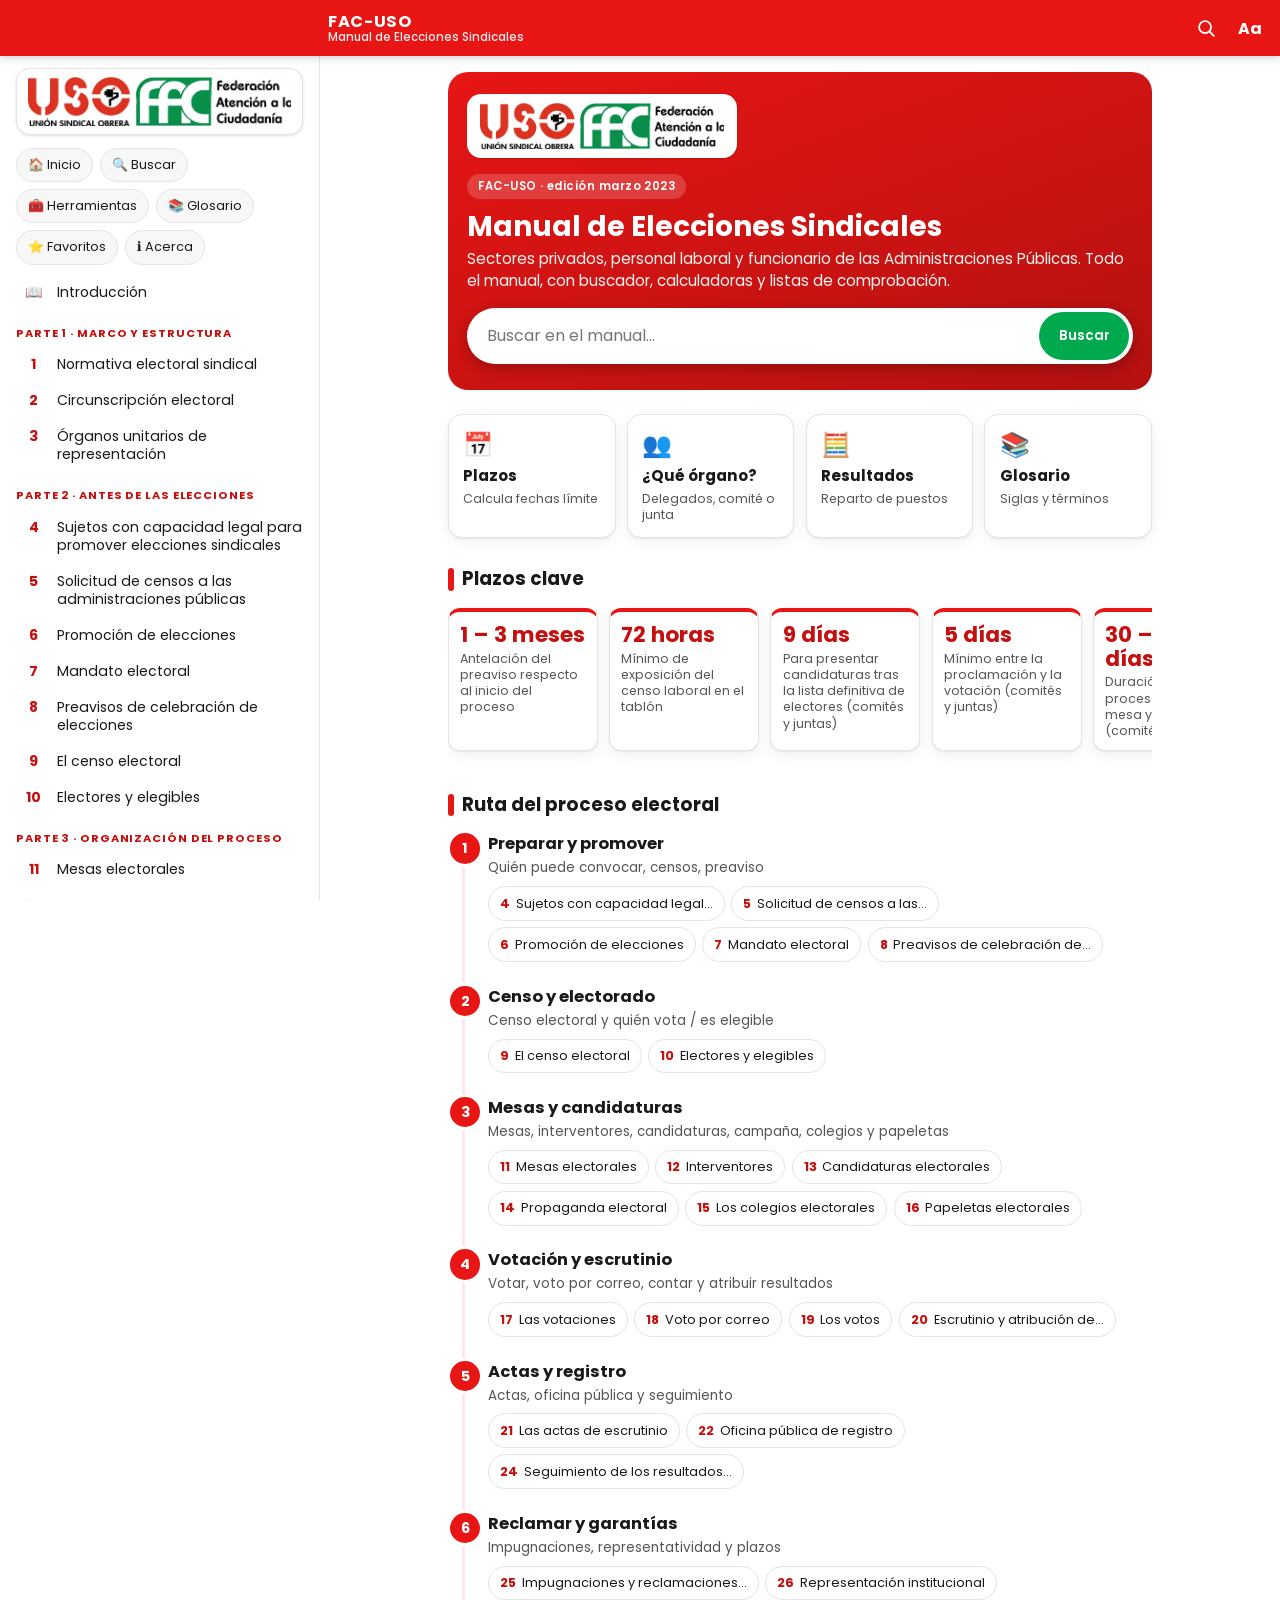
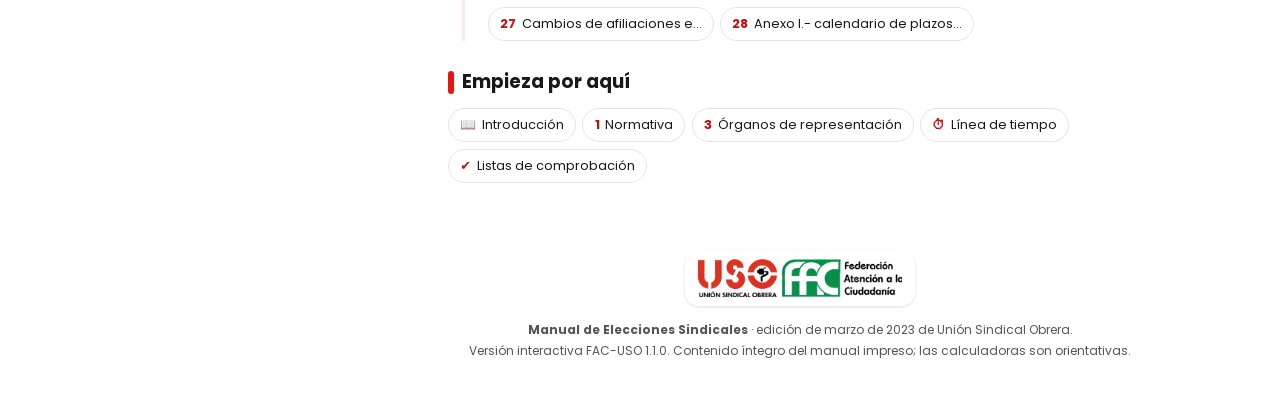
<file: docs/index.html>
<!doctype html>
<html lang="es" data-tema="auto">
<head>
<meta charset="utf-8">
<meta name="viewport" content="width=device-width, initial-scale=1, viewport-fit=cover">
<title>Manual de Elecciones Sindicales · FAC-USO</title>
<meta name="description" content="Manual interactivo de elecciones sindicales (sector privado, personal laboral y funcionario): consulta, buscador, calculadoras de plazos y de resultados.">
<meta name="theme-color" content="#E71615">
<link rel="manifest" href="manifest.webmanifest"><link rel="icon" href="icons/icono-192.png"><link rel="apple-touch-icon" href="icons/icono-192.png">
<link rel="stylesheet" href="assets/estilos.css">
</head>
<body data-colectivo="todos">
<a class="saltar" href="#principal">Saltar al contenido</a>
<div id="progreso" aria-hidden="true"></div>

<header id="barra">
  <button id="b-menu" class="ib" aria-label="Abrir índice" aria-expanded="false">
    <svg viewBox="0 0 24 24" width="24" height="24" aria-hidden="true"><path d="M4 6h16M4 12h16M4 18h16" stroke="currentColor" stroke-width="2" stroke-linecap="round" fill="none"/></svg>
  </button>
  <a id="marca" href="#/" aria-label="Inicio">
    <span class="marca-fac">FAC-USO</span>
    <span class="marca-t">Manual de Elecciones Sindicales</span>
  </a>
  <div class="barra-acc">
    <button id="b-buscar" class="ib" aria-label="Buscar"><svg viewBox="0 0 24 24" width="22" height="22" aria-hidden="true"><circle cx="11" cy="11" r="6.5" stroke="currentColor" stroke-width="2" fill="none"/><path d="M16 16l4.5 4.5" stroke="currentColor" stroke-width="2" stroke-linecap="round"/></svg></button>
    <button id="b-ajustes" class="ib" aria-label="Ajustes de lectura" aria-expanded="false"><span class="aa">Aa</span></button>
  </div>
</header>

<div id="ajustes" class="panel-aj" hidden>
  <div class="fila"><span>Tamaño de letra</span>
    <div class="grupo"><button id="a-menos" aria-label="Reducir letra">A−</button><button id="a-mas" aria-label="Aumentar letra">A+</button></div></div>
  <div class="fila"><span>Tema</span>
    <div class="grupo" role="group" aria-label="Tema">
      <button data-tema="auto">Auto</button><button data-tema="claro">Claro</button><button data-tema="oscuro">Oscuro</button></div></div>
  <div class="fila"><span>Mi colectivo</span>
    <div class="grupo col" role="group" aria-label="Colectivo">
      <button data-col="todos">Todos</button><button data-col="priv">Empresa y laboral</button><button data-col="pub">Funcionariado</button></div></div>
  <p class="nota-aj">El filtro de colectivo es orientativo: oculta los apartados marcados expresamente para el otro colectivo.</p>
</div>

<div id="velo" hidden></div>
<nav id="menu" aria-label="Índice del manual"><a class="logo-card menu-logo" href="#/" aria-label="Inicio"><img data-logo alt="USO Unión Sindical Obrera · FFC Federación Atención a la Ciudadanía"></a><div id="menu-int"></div></nav>

<main id="principal" tabindex="-1">
  <div id="aviso-filtro" class="aviso-filtro" hidden></div>
  <section class="vista" id="v-inicio" hidden></section>
  <section class="vista" id="v-indice" hidden></section>
  <section class="vista" id="v-herramientas" hidden></section>
  <section class="vista" id="v-buscar" hidden></section>
  <section class="vista" id="v-favoritos" hidden></section>
  <section class="vista" id="v-glosario" hidden></section>
  <section class="vista" id="v-acerca" hidden>
    <div class="logo-card acerca-logo"><img data-logo alt="USO Unión Sindical Obrera · FFC Federación Atención a la Ciudadanía"></div>
    <div class="vista-cab"><h1>Acerca del manual</h1></div>
    <div class="caja creditos"><h1>Créditos</h1>
<p><strong>Manual de Elecciones Sindicales</strong> — Sectores privados, personal laboral y funcionario de las Administraciones Públicas.</p>
<p><strong>Edita:</strong> Unión Sindical Obrera · C/ Príncipe de Vergara, 13 - 7º · 28001 Madrid · uso@uso.es · elecciones@uso.es</p>
<p><strong>Elaborado por:</strong> Asesoría Jurídica Confederal, Oficina Electoral Confederal y Secretaría de Acción Sindical y Empleo.</p>
<p><strong>Diseño y maquetación:</strong> Maite Rozas Rodríguez.</p>
<p><strong>Impresión:</strong> © 2VF Publicidad, 1995 - 2023 · 918 084 000 · Juan de la Cierva, 2 (Nave 17) · P. I. Rompecubas · 28341 Valdemoro (Madrid)</p>
<p><strong>ISBN:</strong> 978-84-09-13293-5 · Marzo 2023 · www.uso.es</p>
</div>
    <div id="acerca-extra"></div>
  </section>
  <div id="v-capitulos">
<article class="cap" id="c-0" data-cap="0" hidden>
<header class="cap-cab"><div class="cap-num" aria-hidden="true">★</div><div><p class="cap-parte" data-parte></p><h1 class="cap-titulo" id="t-0" tabindex="-1">Introducción</h1></div></header>
<div class="cap-cuerpo">

<p>Las elecciones sindicales son un objetivo prioritario que, junto con la tensión afiliativa, suponen la base de la acción sindical, la estructura y la fundamentación de nuestro modelo sindical. El derecho básico de la participación de los trabajadores y las trabajadoras en la empresa o en la administración, a través de la representación unitaria (delegados y delegadas de personal) y de la presencia de órganos representativos del conjunto de los trabajadores, elegidos mediante un procedimiento democrático y con sufragio libre, forma parte indisoluble del contenido esencial de la libertad sindical reconocida por nuestro ordenamiento jurídico.</p>
<p>Es fundamental no olvidar que, aunque sea un derecho básico, es también un logro reciente conseguido tras múltiples luchas y costes laborales, personales, económicos y sociales. Por desgracia, los retrocesos en derechos laborales y sociales sufridos en los últimos años, nos deben servir de aprendizaje para no concebir los que tenemos como dados sino que hay que luchar por ellos día tras día. Por ello, hoy más que nunca hay que animar a la participación en las elecciones sindicales a los compañeros y compañeras, para reforzar la lucha colectiva por los derechos laborales de todos y todas.</p>
<p>Desde USO continuamos denunciando las deficiencias en la normativa en materia de elecciones sindicales, que favorece a unos sindicatos en perjuicio del resto de organizaciones, entre ellas USO, y que impide la participación en igualdad de condiciones en los procesos electorales. Hay que recordar, que el origen de esta situación es el sistema de representación sindical que estableció la Ley Orgánica 11/1985, de 2 de Agosto, de Libertad Sindical. Esta ley favorece a los dos sindicatos mayoritarios a nivel estatal (CC.OO. y UGT) y a los sindicatos de ámbito exclusivamente autonómico (CIG y ELA), otorgándoles una serie de prerrogativas y privilegios, tanto en el ámbito de la participación institucional como en los aspectos relativos a la negociación colectiva y a la promoción electoral, en claro detrimento de otras organizaciones sindicales, como la Unión Sindical Obrera.</p>
<p>Ante esta situación objetiva de evidente desigualdad, nuestro esfuerzo y trabajo debe estar orientado a conseguir mayores cotas de representación, demostrando a los trabajadores y trabajadoras que otro modelo sindical existe y es posible día a día gracias a su participación y compromiso formando parte de las candidaturas de USO.</p>
<p>En nuestra actuación, además de intentar conseguir el mayor número de delegados para incrementar legítimamente la fuerza y representatividad del sindicato, es imprescindible que afrontemos las elecciones con el mayor grado de responsabilidad y limpieza, dejando claro que USO no respalda, ni consiente, el fraude electoral: el único responsable de cualquier irregularidad o fraude es la persona que lo comete y no puede hacerlo en nombre de USO.</p>
<p>El presente manual, elaborado por la Secretaría de Acción Sindical y Empleo, la Oficina Electoral Confederal y la Asesoría Jurídica Confederal, integra en un solo documento la normativa que regula el desarrollo del proceso de elecciones sindicales para trabajadores y trabajadoras del sector privado y del sector público, aunque el grueso de estos últimos -personal funcionario y estatutario- estén afectados por una normativa específica. Nuestra intención es que sea una herramienta práctica de formación y consulta para que los compañeros y compañeras que vayan a participar en los procesos electorales como agentes electorales, lo hagan con las máximas garantías. Además de este manual, tienen a su disposición las herramientas de la app de USO así como los formularios de apoyo y recopilación de jurisprudencia que pueden encontrar en la web confederal, junto a las circulares y el asesoramiento que facilita la Oficina Electoral Confederal.</p>

</div></article>
<article class="cap" id="c-1" data-cap="1" hidden>
<header class="cap-cab"><div class="cap-num" aria-hidden="true">1</div><div><p class="cap-parte" data-parte></p><h1 class="cap-titulo" id="t-1" tabindex="-1">Normativa electoral sindical</h1></div></header>
<div class="cap-cuerpo">

<h2 id="s-1-1">1.1. La normativa electoral sindical se basa en los siguientes textos legales:</h2>
<h3 data-aud="priv">A) Sectores privados y personal laboral de las administraciones públicas</h3>
<ul data-aud="priv">
<li>
<p>Real Decreto Legislativo 2/2015, de 23 de octubre, por el que se aprueba el texto refundido de la Ley del Estatuto de los Trabajadores. (E.T.)</p>
</li>
<li>
<p>Ley 36/2011, de 10 de octubre, Ley Reguladora de la Jurisdicción Social (L.R.J.S.)</p>
</li>
<li>
<p>Ley Orgánica 11/1985 de 2 de agosto de Libertad Sindical, texto consolidado el 28 de Julio de 2011 (L.O.L.S.)</p>
</li>
<li>
<p>Real Decreto 1844/1994, de 9 de septiembre. Reglamento de Elecciones a Órganos de Representación de los Trabajadores en la Empresa.</p>
</li>
<li>
<p>Ley Orgánica 5/1985, de 19 de junio de Régimen Electoral General (esta ley se aplica con carácter supletorio).</p>
</li>
<li>
<p>Además para el personal laboral en las Administraciones Públicas:</p>
<ul>
<li>
<p>RD-Legislativo 5/2015, de 30 de octubre, Texto Refundido de la Ley del Estatuto Básico del Empleado Público (T.R.E.B.E.P.).</p>
</li>
<li>
<p>Real Decreto 1846/1994, de 9 de septiembre, por el que se aprueba el Reglamento de elecciones a órganos de representación del personal al servicio de la Administración General del Estado</p>
</li>
<li>
<p>Real Decreto-ley 20/2012, de 13 de julio, de medidas para garantizar la estabilidad presupuestaria y de fomento de la competitividad.</p>
</li>
<li>
<p>Ley 9/1987, de 12 de junio, de Órganos de Representación, Determinación de las condiciones trabajo y Participación del personal al servicio de las Administraciones Públicas ( Artículo 7).</p>
</li>
<li>
<p>Resolución de 22 de enero de 2021, de la Secretaría General de Función Pública, por la que se aprueba y publica el Acuerdo de las Mesas Generales de Negociación de la Administración General del Estado de 16 de diciembre de 2020, por el que se modifica el Acuerdo de 30 de mayo de 2017, sobre asignación de recursos y racionalización de las estructuras de negociación y participación. Este Acuerdo se complementa con el Acuerdo de la Comisión de Seguimiento de 20 de abril de 2022, por el que se adecúa a la nueva reestructuración ministerial, publicado en el BOE el 31 de mayo de 2022.</p>
</li>
</ul>
</li>
</ul>
<h3 data-aud="pub">B) Personal funcionario y estatutario</h3>
<ul data-aud="pub">
<li>
<p>RD-Legislativo 5/2015, de 30 de octubre, Texto Refundido de la Ley del Estatuto Básico del Empleado Público: Fundamentalmente, artículos 39 a 44, Disposición Transitoria Quinta, y Disposición Derogatoria Única. c).</p>
</li>
<li>
<p>Real Decreto-ley 20/2012, de 13 de julio, de medidas para garantizar la estabilidad presupuestaria y de fomento de la competitividad (BOE 14 julio 2012): Artículos 12 y 13, y Disposición Derogatoria Única. 4.b)., modificado por RD-Ley 1/2015, de 27 de febrero (art. 6 modifica el citado art. 12). El TREBEP deroga el apartado 1 del art. 13 del RDL 2012.</p>
</li>
<li>
<p>Ley 9/1987, de 12 de junio, de Órganos de Representación, Determinación de las condiciones trabajo y Participación del personal al servicio de las Administraciones Públicas (BOE 17 junio 1987), modificada por Leyes 7/1990, de 19 de julio (BOE 20 julio 1990), 18/1994, de 30 de junio (BOE 1 julio 1994), y 21/2006, de 20 de junio (BOE 21 junio 2006):</p>
</li>
</ul>
<p data-aud="pub">Artículos vigentes*: 7.3, 7.4, 7.5, 13.2, 13.3, 13.4, 13.5, 13.6, 15, 16, 17, 18, 19, 20, 21, 25, 26, 27, 28 y 29.</p>
<p data-aud="pub">* La Ley 7/2007 (EBEP) derogó la Ley 9/1987, excepto el art. 7, y los artículos 13.2, 13.3, 13.4, 13.5, 13.6, 15, 16, 17, 18, 19, 20, 21, 25, 26, 27, 28 y 29 que se mantienen con carácter de normativa básica en tanto se determine el procedimiento electoral previsto. (Disposición Derogatoria Única. c), en relación con la Disposición Transitoria Quinta, del EBEP). Posteriormente, el RDL 20/2012 (Disposición Derogatoria Única. 4.b), deroga los apartados 1 y 1 y 2 del art. 7 de la Ley 9/1987.</p>
<ul data-aud="pub">
<li>
<p>Resolución de 22 de enero de 2021, de la Secretaría General de Función Pública, por la que se aprueba y publica el Acuerdo de las Mesas Generales de Negociación de la Administración General del Estado de 16 de diciembre de 2020, por el que se modifica el Acuerdo de 30 de mayo de 2017, sobre asignación de recursos y racionalización de las estructuras de negociación y participación. Este Acuerdo se complementa con el Acuerdo de la Comisión de Seguimiento de 20 de abril de 2022, por el que se adecúa a la nueva reestructuración ministerial, publicado en el BOE el 31 de mayo de 2022</p>
</li>
<li>
<p>Real Decreto 1846/1994, de 9 de septiembre, por el que se aprueba el Reglamento de elecciones a órganos de representación del personal al servicio de la Administración General del Estado (BOE 13 septiembre 1994).</p>
</li>
<li>
<p>Orden de 16 de julio de 1998, del Ministerio de Administraciones Públicas, por la que se publican los modelos normalizados de impresos, sobres y papeletas de votación a utilizar en las elecciones a órganos de representación del personal al servicio de las Administración General del Estado (BOE 31 julio de 1998): Modifica y sustituye a la Orden de 27 de julio de 1994, BOE de 8 y 9 de agosto, por la que se regulan, con carácter provisional, los modelos de papeletas de votación, sobres e impresos para las elecciones a órganos de representación del Personal al servicio de la Administración del Estado.</p>
</li>
<li>
<p>Resolución de 21 de agosto de 1998, de la Secretaría de Estado para la Administración Pública, por la que se publican en las restantes lenguas del Estado distintas al castellano los modelos de las papeletas de votación, sobres e impresos electorales para las elecciones a órganos de representación del personal al servicio de la Administración General del Estado (BOE 4 septiembre 1998).</p>
</li>
<li>
<p>Ley Orgánica 11/1985, de 2 de agosto, de Libertad Sindical, texto consolidado el 28 de Julio de 2011.</p>
</li>
<li>
<p>Ley 36/2011, de 10 de Octubre, Ley Reguladora de la Jurisdicción Social (L.R.J.S.)</p>
</li>
<li>
<p>Ley Orgánica 5/1985, de 19 de junio, del Régimen Electoral General (esta Ley se aplica con carácter supletorio).</p>
</li>
</ul>
<h2 data-aud="pub" id="s-1-2">1.2. Regulación actual del procedimiento electoral en administración pública</h2>
<p data-aud="pub">El Estatuto Básico del Empleado Público dispone la aprobación de un reglamento que determine el procedimiento para la elección de las juntas de personal y para la elección de delegados y delegadas de personal, teniendo en cuenta los siguientes criterios generales:</p>
<ul data-aud="pub">
<li>
<p>La elección se realizará mediante sufragio personal, directo, libre y secreto que podrá emitirse por correo o por otros medios telemáticos.</p>
</li>
<li>
<p>Serán electores y elegibles los funcionarios y funcionarias que se encuentren en la situación de servicio activo. No tendrán la consideración de electores ni elegibles los funcionarios y funcionarias que ocupen puestos cuyo nombramiento se efectúe a través de Real Decreto o por Decreto de los Consejos de Gobierno de las comunidades autónomas y de las ciudades de Ceuta y Melilla.</p>
</li>
<li>
<p>Podrán presentar candidaturas las organizaciones sindicales legalmente constituidas o las coaliciones de éstas, y los grupos de electores de una misma unidad electoral, siempre que el número de ellos sea equivalente, al menos, al triple de los miembros a elegir.</p>
</li>
<li>
<p>Las Juntas de Personal se elegirán mediante listas cerradas a través de un sistema proporcional corregido, y los delegados y delegadas de personal mediante listas abiertas y sistema mayoritario.</p>
</li>
<li>
<p>Los órganos electorales serán las mesas electorales que se constituyan para la dirección y desarrollo del procedimiento electoral y las oficinas públicas permanentes para el cómputo y certificación de resultados reguladas en la normativa laboral.</p>
</li>
<li>
<p>Las impugnaciones se tramitarán conforme a un procedimiento arbitral, excepto las reclamaciones contra las denegaciones de inscripción de actas electorales que podrán plantearse directamente ante la jurisdicción social.</p>
</li>
</ul>
<p class="ref-bloque" data-aud="pub"><span class="ref">(Art. 44 del TREBEP).</span></p>
<p data-aud="pub">En tanto se determine el procedimiento electoral general previsto, se mantendrán con carácter de normativa básica los siguientes artículos de la ley 9/1987, de 12 de junio, de órganos de representación, determinación de las condiciones de trabajo y participación del personal al servicio de las administraciones públicas: 7.3, 7.4, 7.5, 13.2, 13.3, 13.4, 13.5, 13.6, 15, 16, 17, 18, 19, 20, 21, 25, 26, 27, 28 y 29.</p>
<p class="ref-bloque" data-aud="pub"><span class="ref">(Disposición Transitoria Quinta del EBEP, en concordancia con la Disposición Derogatoria Única , c).</span></p>
<p data-aud="pub"><span class="rojo"><strong>NOTA:</strong></span> Dado que el procedimiento electoral previsto por el EBEP todavía no ha sido objeto de desarrollo reglamentario, actualmente debe estarse a lo establecido en los citados preceptos de la Ley 9/1987.</p>

</div></article>
<article class="cap" id="c-2" data-cap="2" hidden>
<header class="cap-cab"><div class="cap-num" aria-hidden="true">2</div><div><p class="cap-parte" data-parte></p><h1 class="cap-titulo" id="t-2" tabindex="-1">Circunscripción electoral</h1></div></header>
<div class="cap-cuerpo">

<p>La determinación de la circunscripción electoral sindical es la siguiente:</p>
<aside class="callout callout-nota"><div class="callout-head"><span aria-hidden="true" class="callout-ico">📌</span><span class="callout-title">Nota de actualización (FAC-USO Madrid, 18/11/2026)</span></div><div class="callout-body">
<p>Este capítulo conserva el texto del manual de 2023. El apartado 2.5 cita el <strong>Acuerdo de las Mesas Generales de Negociación de la Administración General del Estado de 16 de diciembre de 2020</strong>: ese acuerdo <strong>fue derogado</strong> por el <strong>Acuerdo de la Mesa General de la AGE de 18 de junio de 2025</strong> (BOE-A-2025-14005), modificado el 22 de abril de 2026 (BOE-A-2026-11688).</p>
<p>La relación de ministerios y organismos <strong>puede cambiar tras una reestructuración de los departamentos ministeriales</strong>: comprueba siempre el acuerdo y la estructura vigentes antes de preavisar.</p>
</div></aside>
<h2 id="s-2-1">2.1. Centro de trabajo</h2>
<ul>
<li>Es la <strong>unidad electoral básica</strong> , alrededor de la cual se estructuran las elecciones a representantes de los trabajadores y trabajadoras (RLT). Se define como una unidad productiva o de servicios con organización específica que está registrada a efectos laborales.</li>
</ul>
<p>En el caso de que existan varios centros de trabajo de una misma empresa, éstos deberán ser identificados a través del número patronal de inscripción a la Seguridad Social o bien por el Número de Identificación Fiscal.</p>
<h2 data-aud="priv" id="s-2-2">2.2. De la empresa</h2>
<p data-aud="priv">Cuando solamente exista un centro de trabajo.</p>
<h2 id="s-2-3">2.3. Agrupación de centros de trabajo</h2>
<p>Cuando la misma empresa disponga, en la misma provincia o en municipios limítrofes, de dos o más centros de trabajo:</p>
<ul>
<li>
<p>Si el censo de cada centro de trabajo <strong>no alcanza las 50 personas trabajadoras,</strong> pero que en su conjunto lo suman, se constituirá un comité de empresa conjunto.</p>
<ul>
<li>Si <strong>unos centros tienen cincuenta personas trabajadoras y otros de la misma provincia no,</strong> en los primeros se constituirán comités de empresa propios y con todos los segundos se constituirá otro distinto.</li>
</ul>
</li>
</ul>
<p class="ref-bloque"><span class="ref">(Art. 63.2 E.T.)</span></p>
<h2 data-aud="priv" id="s-2-4">2.4.- Centro de trabajo en las administraciones públicas para el personal laboral (unidades electorales)</h2>
<p data-aud="pub">En las Administraciones públicas constituirán un único centro de trabajo todos los establecimientos dependientes del Departamento u Organismo del que se trate, que radiquen en una misma provincia, siempre que los trabajadores afectados se encuentren incluidos en el ámbito de aplicación de un mismo convenio.</p>
<p class="ref-bloque" data-aud="priv"><span class="ref">(Disposición Adicional Tercera del Real Decreto 1844/94)</span></p>
<p data-aud="priv">El establecimiento de las unidades electorales se regulará por el Estado y por cada comunidad autónoma dentro del ámbito de sus competencias legislativas. Previo acuerdo con las organizaciones sindicales legitimadas en los artículos 6 y 7 de la Ley Orgánica 11/1985, de 2 de agosto, de Libertad Sindical, los órganos de gobierno de las Administraciones públicas podrán modificar o establecer unidades electorales en razón del número y peculiaridades de sus colectivos, adecuando la configuración de las mismas a las estructuras administrativas o a los ámbitos de negociación constituidos o que se constituyan.</p>
<p class="ref-bloque" data-aud="priv"><span class="ref">(Art. 39.4 T.R.E.B.E.P.)</span></p>
<p data-aud="priv">En las elecciones a representantes del personal laboral en el ámbito de la Administración General del Estado y de la Administración de Justicia, no transferida, constituirá un único centro de trabajo:</p>
<p data-aud="priv">a) La totalidad de las unidades o establecimientos de cada Departamento Ministerial, incluidos en ellos los correspondientes a sus Organismos Autónomos, entidades gestoras y servicios comunes de la Administración de la Seguridad Social y todos sus servicios provinciales, en Madrid.</p>
<p data-aud="priv">b) La totalidad de las unidades o establecimientos en la provincia de Madrid de cada una de las Agencias comprendidas en el ámbito de aplicación de la Ley 28/2006, organismos o entes públicos no incluidos en la letra anterior y las dependientes de la Administración de Justicia.</p>
<p data-aud="priv">c) La totalidad de las unidades o establecimientos al servicio de la Administración General del Estado, sus Organismos Autónomos, Entidades gestoras, servicios comunes de la Administración de la Seguridad Social y Agencias comprendidas en el ámbito de aplicación de la Ley 28/2006 que radiquen en una misma provincia, excluida la de Madrid, o en la ciudades de Ceuta y de Melilla. Se incluirán en este apartado las unidades y establecimientos dependientes de la Administración de Justicia.</p>
<p data-aud="priv">d) Constituirá, igualmente un único centro de trabajo la totalidad de los establecimientos de cada ente u organismo público no incluido en las letras anteriores, radicados en una misma provincia o en las ciudades de Ceuta y Melilla.</p>
<p class="ref-bloque" data-aud="priv"><span class="ref">(Artículo 12.4 del Real Decreto-ley 20/2012, de 13 de julio, de medidas para garantizar la estabilidad presupuestaria y de fomento de la competitividad, modificado por la Ley 25/2015, de 28 de julio.)</span></p>
<p data-aud="priv">En las elecciones a representantes de personal laboral al servicio de la Administración de la distintas comunidades autónomas y en los entes locales, resulta de aplicación lo dispuesto en el apartado unidades electorales en las comunidades autónomas y en la administración local referente al personal funcionario y estatutario.</p>
<h2 data-aud="pub" id="s-2-5">2.5.-Centro de trabajo (unidades electorales) en las administraciones públicas para el personal funcionario</h2>
<h3 data-aud="pub">En la administración del Estado</h3>
<p data-aud="pub">a) Una por cada uno de los Departamentos ministeriales incluidos en ellos, sus Organismos Autónomos, Entidades gestoras y servicios comunes de la Administración de la Seguridad Social y todos los servicios provinciales de Madrid.</p>
<p data-aud="pub">b) Una por cada Agencia, ente público u organismo no incluido en el apartado anterior, para todos los servicios que tenga en la provincia de Madrid.</p>
<p data-aud="pub">c) Una en cada provincia, excluida la de Madrid, y en las ciudades de Ceuta y de Melilla, en la Delegación o Subdelegación de Gobierno, en la que se incluirán los Organismos Autónomos, Agencias comprendidas en el ámbito de aplicación de la Ley 28/2006, de 18 de julio ( RCL 2006, 1443 ) , las Entidades gestoras y servicios comunes de la Administración de la Seguridad Social y las unidades administrativas y servicios provinciales de todos los Departamentos Ministeriales en una misma provincia, incluidos los funcionarios civiles que presten servicios en la Administración militar.</p>
<p data-aud="pub">d) Una para cada ente u organismo público, no incluido en el apartado anterior, para todos los servicios que tenga en una misma provincia o en las ciudades de Ceuta y Melilla.</p>
<p data-aud="pub">e) Una para los funcionarios destinados en las misiones diplomáticas en cada país, representaciones permanentes, oficinas consulares e instituciones y servicios de la Administración del Estado en el extranjero.</p>
<p data-aud="pub">f) Una en cada provincia y en las ciudades de Ceuta y de Melilla, para el personal estatutario de los servicios públicos de salud.</p>
<p data-aud="pub">g) Una para el personal docente de los centros públicos no universitarios, en cada una de las ciudades de Ceuta y Melilla.</p>
<p data-aud="pub">Aquellas Unidades Electorales a que se refiere el apartado anterior, con excepción de las referidas en la letra d), que no alcancen el mínimo de 50 funcionarios, éstos ejercerán su representación en la Junta de Personal del Departamento al que estuviera adscrito el Organismo o Unidad administrativa de que se trate.</p>
<p data-aud="pub">Las Unidades Electorales provinciales previstas en la letra d) que no alcancen el mínimo de 50 funcionarios, éstos ejercerán su representación en la Junta de Personal de Madrid del Organismo o Ente público que corresponda.</p>
<p data-aud="pub">En la Administración de Justicia, se elegirá una Junta de Personal en cada provincia, y en las ciudades de Ceuta y de Melilla, para todo el personal funcionario a su servicio. Además de las anteriores, en Madrid se elegirá otra Junta de personal para el personal adscrito a los órganos centrales de la Administración de Justicia.</p>
<p data-aud="pub">(Artº. 12.1 del RDL 20/2012, de 13 de julio, de medidas para garantizar la estabilidad presupuestaria y de fomento de la competitividad, modificado por el art. 6 del Real Decreto-Ley 1/2015, de 27 de febrero, sobre Ordenación Económica y Social.- Mecanismo de segunda oportunidad, reducción de carga financiera y otras medidas de orden social, en concordancia con la Ley 25/2015, de 28 de julio).</p>
<h3 data-aud="pub">En las comunidades autónomas</h3>
<p data-aud="pub"><strong>En las CC.AA. pluriprovinciales:</strong></p>
<ul data-aud="pub">
<li>
<p>Una junta en los servicios centrales de cada una de ellas.</p>
</li>
<li>
<p>Una junta en cada provincia para los funcionarios destinados a ellas.</p>
</li>
</ul>
<p data-aud="pub"><strong>En las CC.AA. uniprovinciales:</strong></p>
<ul data-aud="pub">
<li>Una junta para todos los funcionarios destinados en ellas.</li>
</ul>
<p data-aud="pub">Otras juntas de personal:</p>
<ul data-aud="pub">
<li>
<p>Una Junta en cada provincia para el personal docente de los centros públicos no universitarios, cuando estén transferidos los servicios a la comunidad.</p>
</li>
<li>
<p>Una junta en cada área de salud para los funcionarios y funcionarias de instituciones sanitarias públicas dependientes de la comunidad autónoma.</p>
</li>
<li>
<p>Una junta en cada Universidad dependiente de la comunidad, para el personal docente y otra para el personal de administración y servicios.</p>
</li>
<li>
<p>Una junta para cada organismo autónomo, si el censo de funcionarios y funcionarias alcanza los 150. De lo contrario, ejercerán su representación a través de las juntas de personal de los servicios centrales o provinciales de cada comunidad.</p>
</li>
</ul>
<p class="ref-bloque" data-aud="pub"><span class="ref">(Artº. 7.3 de la Ley 9/1987).</span></p>
<h3 data-aud="pub">En la administración local</h3>
<ul data-aud="pub">
<li>
<p>Una junta en cada ayuntamiento (siempre que supere los 50 funcionarios y funcionarias).</p>
</li>
<li>
<p>Una junta en cada Diputación Provincial.</p>
</li>
<li>
<p>Una junta en cada Cabildo, Consejo Insular y demás entidades locales.</p>
</li>
</ul>
<p class="ref-bloque" data-aud="pub"><span class="ref">(Art. 7.4 de la Ley 9/87).</span></p>
<aside class="callout callout-nota" data-aud="pub"><div class="callout-head"><span aria-hidden="true" class="callout-ico">📌</span><span class="callout-title">Nota de actualización (FAC-USO Madrid, 18/11/2026)</span></div><div class="callout-body">
<p>El Acuerdo de 16 de diciembre de 2020 que se cita a continuación <strong>fue derogado</strong> por el Acuerdo de la Mesa General de la AGE de 18 de junio de 2025 (BOE-A-2025-14005), modificado el 22 de abril de 2026 (BOE-A-2026-11688). La lista de ministerios y organismos de su anexo puede cambiar tras una reestructuración ministerial.</p>
</div></aside>
<aside class="callout callout-nota" data-aud="pub"><div class="callout-head"><span aria-hidden="true" class="callout-ico">📌</span><span class="callout-title">Nota muy importante</span></div><div class="callout-body">
<p>Dispone el artº. 39.4 del EBEP que <em>“el establecimiento de las unidades electorales se regulará por el Estado y por cada Comunidad Autónoma dentro del ámbito de sus competencias legislativas.</em> Previo acuerdo con las organizaciones sindicales legitimadas en los artículos 6 y 7 de la Ley Orgánica 11/1985, de 2 de agosto, de Libertad Sindical, los órganos de gobierno de las Administraciones públicas podrán modificar o establecer unidades electorales (…)”.</p>
<p>En cumplimiento de lo anterior, el RDL 20/2012, de 13 de julio, en su art. 12.1, modificado por el art. 6 RDL 1/2015, de 27 de febrero, en relación con la Ley 25/2015, de 28 de julio, establece una nueva configuración de las unidades electorales en la administración general del estado, que sustituye a la contenida en el artº. 7, apartados 1 y 2, de la Ley 9/87.</p>
<p>Producirá efectos al producirse el vencimiento de los mandatos electorales actualmente en vigor.</p>
<p>En todo caso, las nuevas unidades electorales entrarán en vigor a partir del 1 de marzo de 2015, fecha en la que todos los mandatos en vigor o prorrogados se extinguirán como consecuencia de la elección de los nuevos órganos de representación, elección que deberá producirse en el plazo de 10 meses desde la fecha indicada.</p>
<p class="ref-bloque"><span class="ref">(Art. 12, apartados 5 y 6 del RDL 20/2012, modificado por RDL 1/2015 en concordancia con la Ley 25/2015, de 28 de julio).</span></p>
<p><strong>Quedan expresamente derogados los apartados 1 y 2 del artículo 7 de la Ley 9/1987.</strong></p>
<p class="ref-bloque"><span class="ref">(Disposición Derogatoria Única. 4.b) del RDL 20/2012).</span></p>
<p>Por su parte y en concordancia con esa nueva regulación de las unidades electorales en la Administración General del Estado, hemos de tener en cuenta el Acuerdo de las Mesas Generales de Negociación de la Administración General del Estado de 16 de diciembre de 2020, por el que se modifica el Acuerdo de Mesa General de Negociación de la Administración General del Estado de 30 de mayo de 2017 sobre asignación de recursos y racionalización de las estructuras de negociación y participación.</p>
</div></aside>
<aside class="callout callout-importante" data-aud="pub"><div class="callout-head"><span aria-hidden="true" class="callout-ico">⚠️</span><span class="callout-title">Importante</span></div><div class="callout-body">
<p>En el ANEXO I del citado Acuerdo de Mesa General de Negociación de la Administración General del Estado de 16 de diciembre de 2020, se establece la Relación de los Ministerios y Organismos incluidos en su ámbito de aplicación (Administración General del Estado).</p>
<p>En cuanto a las <strong>unidades electorales en las comunidades autónomas y en la administración local:</strong></p>
<p>El EBEP deja <strong>vigente</strong> el artº 7 de la Ley 9/87, sin que haya existido derogación posterior de los <strong>apartados 3</strong> (Unidades Electorales en las CC.AA.) y 4 (Unidades Electorales en la Administración Local) <strong>del citado artículo 7.</strong></p>
<p class="ref-bloque"><span class="ref">(Disposición Derogatoria Única. c) del EBEP)</span></p>
<p>No obstante, ya hemos visto que el EBEP remite a la legislación de las comunidades autónomas, el establecimiento de las unidades electorales.</p>
<p>Además, previo acuerdo con las organizaciones sindicales legitimadas en los artículos 6 y 7 de la Ley Orgánica de Libertad Sindical, los órganos de gobierno de las Administraciones públicas podrán modificar o establecer unidades electorales en razón del número y peculiaridades de sus colectivos, adecuando la configuración de las mismas a las estructuras administrativas o a los ámbitos de negociación constituidos o que se constituyan.</p>
<p class="ref-bloque"><span class="ref">(Artº. 39.4 del TREBEP)</span></p>
</div></aside>
<p data-aud="pub">En consecuencia podemos concluir que, en defecto de regulación autonómica y en ausencia de acuerdo, deberá aplicarse lo dispuesto en los vigentes apartados 3 (Unidades Electorales en las CC.AA.) y 4 (Unidades Electorales en la Administración local) del artº. 7 de la Ley 9/87.</p>

</div></article>
<article class="cap" id="c-3" data-cap="3" hidden>
<header class="cap-cab"><div class="cap-num" aria-hidden="true">3</div><div><p class="cap-parte" data-parte></p><h1 class="cap-titulo" id="t-3" tabindex="-1">Órganos unitarios de representación</h1></div></header>
<div class="cap-cuerpo">

<h2 id="s-3-1">3.1. Delegados y delegadas de personal</h2>
<p>Es la representación de las personas trabajadoras en la empresa, centro de trabajo o Administración pública que tenga menos de 50 y más de 10 trabajadores y trabajadoras.</p>
<p>Igualmente podrá haber un delegado o delegada de personal en aquellos centros de trabajo o Administración pública que cuenten entre 6 y 10 personas trabajadoras, si así se decide por mayoría.</p>
<p>Las personas trabajadoras elegirán, mediante sufragio libre, personal, secreto y directo a los delegados y delegadas de personal en la cuantía siguiente:</p>
<div class="tabla"><table>
<thead>
<tr>
<th>Número de personas trabajadoras</th>
<th>Miembros a elegir</th>
</tr>
</thead>
<tbody>
<tr>
<td data-label="Número de personas trabajadoras">De 6 a 30 personas trabajadoras</td>
<td data-label="Miembros a elegir">1 delegado o delegada de personal</td>
</tr>
<tr>
<td data-label="Número de personas trabajadoras">De 31 a 49 personas trabajadoras</td>
<td data-label="Miembros a elegir">3 delegados o delegadas de personal</td>
</tr>
</tbody>
</table></div>
<p>Los delegados y delegadas de personal ejercerán mancomunadamente ante la empresa o Administración pública la representación para la que fueron elegidos, y tendrán las mismas competencias establecidas para los comités de empresa.</p>
<p>Las elecciones para delegados y delegadas se efectuarán en un solo colegio electoral y por el sistema de listas abiertas.</p>
<p class="ref-bloque"><span class="ref">(Art. 62 E.T.)</span></p>
<p>En las unidades electorales donde el número de funcionarios y funcionarias sea igual o superior a 6 e inferior a 50, su representación corresponderá a los delegados y delegadas de personal. Hasta 30 funcionarios y funcionarias se elegirá un delegado o delegada, y de 31 a 49 se elegirán tres, que ejercerán su representación conjunta y mancomunadamente.</p>
<p class="ref-bloque"><span class="ref">(Art. 39.2 del TREBEP)</span></p>
<h2 data-aud="priv" id="s-3-2">3.2. Comités de empresa</h2>
<p data-aud="priv">Es la representación de las personas trabajadoras en la empresa o centro de trabajo cuyo censo sea de 50 o más trabajadores y trabajadoras.</p>
<p data-aud="priv">Es el órgano representativo y colegiado del conjunto de los trabajadores y trabajadoras en la empresa o centro de trabajo para la defensa de sus intereses.</p>
<p data-aud="priv">El censo electoral tiene que distribuirse en dos colegios electorales, uno para técnicos y administrativos y otro para especialistas y no cualificados.</p>
<p data-aud="priv">La elección se efectúa por medio de listas cerradas.</p>
<p data-aud="priv">El procedimiento electoral es común para ambos colegios.</p>
<p data-aud="priv">El número de miembros del comité de empresa se determinará de acuerdo con la siguiente escala:</p>
<div class="tabla"><table data-aud="priv">
<thead>
<tr>
<th>Número de personas trabajadoras</th>
<th>Miembros a elegir</th>
</tr>
</thead>
<tbody>
<tr>
<td data-label="Número de personas trabajadoras">De 50 a 100 personas trabajadoras</td>
<td data-label="Miembros a elegir">5 miembros de comité de empresa</td>
</tr>
<tr>
<td data-label="Número de personas trabajadoras">De 101 a 250 personas trabajadoras</td>
<td data-label="Miembros a elegir">9 miembros de comité de empresa</td>
</tr>
<tr>
<td data-label="Número de personas trabajadoras">De 251 a 500 personas trabajadoras</td>
<td data-label="Miembros a elegir">13 miembros de comité de empresa</td>
</tr>
<tr>
<td data-label="Número de personas trabajadoras">De 501 a 750 personas trabajadoras</td>
<td data-label="Miembros a elegir">17 miembros de comité de empresa</td>
</tr>
<tr>
<td data-label="Número de personas trabajadoras">De 751 a 1.000 personas trabajadoras</td>
<td data-label="Miembros a elegir">21 miembros de comité de empresa</td>
</tr>
</tbody>
</table></div>
<p data-aud="priv"><strong>A partir de 1.001 personas trabajadoras, 2 miembros más por cada 1.000 o fracción, con un máximo de 75 miembros de comité de empresa.</strong></p>
<aside class="callout callout-comentario" data-aud="priv"><div class="callout-head"><span aria-hidden="true" class="callout-ico">💬</span><span class="callout-title">Comentario</span></div><div class="callout-body">
<p>Es importante exigir a la empresa todos los censos de los diferentes centros de trabajo. De esta forma, sabremos con exactitud en qué centros puede haber comité propio y también, sumando el resto, la posibilidad de elegir otros comités.</p>
</div></aside>
<h2 id="s-3-3">3.3. Comités intercentros</h2>
<p>Sólo por convenio colectivo podrá pactarse la constitución y funcionamiento de un comité intercentros con un máximo de 13 miembros, que serán designados de entre los componentes de los distintos comités de centro.</p>
<p>En la constitución del comité intercentros se guardará la proporcionalidad de los sindicatos según los resultados electorales considerados globalmente.</p>
<p>Tales comités intercentros no podrán arrogarse otras funciones que las que expresamente se les conceda en el convenio colectivo en que se acuerde su creación.</p>
<p class="ref-bloque"><span class="ref">(Art. 63.3 E.T.)</span></p>
<aside class="callout callout-comentario"><div class="callout-head"><span aria-hidden="true" class="callout-ico">💬</span><span class="callout-title">Comentario</span></div><div class="callout-body">
<p>La Jurisprudencia mantiene la tesis de aplicación del criterio de proporcionalidad, que puede hacerse bien refiriéndose a la composición del comité de empresa atendiendo al número de sus miembros según su composición sindical, bien en función de los votos obtenidos en las elecciones correspondientes o que su composición guarde la proporcionalidad de los sindicatos según los resultados electorales obtenidos globalmente.</p>
</div></aside>
<h2 data-aud="pub" id="s-3-4">3.4. Juntas de personal</h2>
<p data-aud="pub">Las juntas de personal se constituirán en unidades electorales que cuenten con un censo mínimo de 50 funcionarios y funcionarias.</p>
<p data-aud="pub">Composición: Cada junta de personal se compone de un número de representantes, en función del número de funcionarios de la unidad electoral correspondiente, de acuerdo con la siguiente escala, en coherencia con lo establecido en el Estatuto de los Trabajadores:</p>
<div class="tabla"><table data-aud="pub">
<thead>
<tr>
<th>Número de personas funcionarias</th>
<th>Miembros a elegir</th>
</tr>
</thead>
<tbody>
<tr>
<td data-label="Número de personas funcionarias">De 50 a 100 personas funcionarias</td>
<td data-label="Miembros a elegir">5 miembros de junta de personal</td>
</tr>
<tr>
<td data-label="Número de personas funcionarias">De 101 a 250 personas funcionarias</td>
<td data-label="Miembros a elegir">9 miembros de junta de personal</td>
</tr>
<tr>
<td data-label="Número de personas funcionarias">De 251 a 500 personas funcionarias</td>
<td data-label="Miembros a elegir">13 miembros de junta de personal</td>
</tr>
<tr>
<td data-label="Número de personas funcionarias">De 501 a 750 personas funcionarias</td>
<td data-label="Miembros a elegir">17 miembros de junta de personal</td>
</tr>
<tr>
<td data-label="Número de personas funcionarias">De 751 a 1.000 personas funcionarias</td>
<td data-label="Miembros a elegir">21 miembros de junta de personal</td>
</tr>
</tbody>
</table></div>
<p data-aud="pub"><strong>A partir de 1.001 funcionarios y funcionarias, 2 miembros más por cada 1.000 o fracción, con un máximo de 75 miembros de junta de personal.</strong></p>
<p class="ref-bloque" data-aud="pub"><span class="ref">(Art. 39, apartados 3 y 5, del TREBEP)</span></p>
<p data-aud="pub">Las juntas de personal elegirán de entre sus miembros una presidencia y una secretaría y elaborarán su propio reglamento de procedimiento, que no podrá contravenir lo dispuesto en el presente Estatuto y legislación de desarrollo, remitiendo copia del mismo y de sus modificaciones al órgano u órganos competentes en materia de personal que cada Administración determine. El reglamento y sus modificaciones deberán ser aprobados por los votos favorables de, al menos, dos tercios de sus miembros.</p>
<p class="ref-bloque" data-aud="pub"><span class="ref">(Art. 39.6 del TREBEP)</span></p>

</div></article>
<article class="cap" id="c-4" data-cap="4" hidden>
<header class="cap-cab"><div class="cap-num" aria-hidden="true">4</div><div><p class="cap-parte" data-parte></p><h1 class="cap-titulo" id="t-4" tabindex="-1">Sujetos con capacidad legal para promover elecciones sindicales</h1></div></header>
<div class="cap-cuerpo">

<h2 id="s-4-1">4.1. Promotores de elecciones (presentación de preavisos)</h2>
<p>Los sujetos legalmente capacitados para promover elecciones sindicales en las empresas o centros de trabajo son:</p>
<ul>
<li>
<p>a) Los sindicatos considerados como “más representativos” (Art. 67.1 E.T.).</p>
</li>
<li>
<p>b) Los sindicatos que cuenten con un mínimo del 10% de representantes en la empresa (Art. 67.1 E.T.).</p>
</li>
<li>
<p>c) Los trabajadores y trabajadoras de la empresa o centro de trabajo por acuerdo mayoritario de la plantilla (Art. 67.1 E.T.).</p>
</li>
<li>
<p>d) Los sindicatos que hayan obtenido en un ámbito funcional y geográfico (el de la negociación colectiva) el 10% de representatividad (Art. 7.2 LOLS).</p>
</li>
</ul>
<p>Además, los sindicatos más representativos o representativos, previo acuerdo mayoritario, podrán promover la celebración de elecciones de manera generalizada en uno o varios ámbitos funcionales o territoriales.</p>
<p class="ref-bloque"><span class="ref">(Art. 67.1 E.T.)</span></p>
<p class="ref-bloque"><span class="ref">(Art. 6.3.e); 7.1 y 7.2 LOLS)</span></p>
<p class="ref-bloque"><span class="ref">(Art. 2 R.D. 1844/94)</span></p>
<aside class="callout callout-comentario"><div class="callout-head"><span aria-hidden="true" class="callout-ico">💬</span><span class="callout-title">Comentario</span></div><div class="callout-body">
<p>Hay que prestar la máxima atención sobre todo al último apartado, ya que puede ocurrir, y no sería extraño, que los sindicatos mayoritarios, con exclusión del resto, realizasen convocatorias electorales sindicales, provinciales o autonómicas, en un sólo día.</p>
</div></aside>
<h2 data-aud="pub" id="s-4-2">4.2. Sujetos con capacidad legal para promover elecciones en administración pública</h2>
<p data-aud="pub">Los sujetos legalmente capacitados para promover la celebración de elecciones sindicales a delegados, delegadas de personal y juntas de personal son:</p>
<p data-aud="pub">a) Los sindicatos más representativos a nivel estatal.</p>
<p data-aud="pub">b) Los sindicatos más representativos a nivel de comunidad autónoma, cuando la unidad electoral afectada esté ubicada en su ámbito geográfico.</p>
<p data-aud="pub">c) Los sindicatos que, sin ser más representativos, hayan conseguido al menos el 10 por 100 de los representantes en el conjunto de las Administraciones públicas.</p>
<p data-aud="pub">d) Los sindicatos que hayan obtenido al menos un porcentaje del 10 por 100 en la unidad electoral en la que se pretende promover las elecciones.</p>
<p data-aud="pub">e) Los funcionarios y funcionarias de la unidad electoral, por acuerdo mayoritario.</p>
<p class="ref-bloque" data-aud="pub"><span class="ref">(Art. 43.1 del TREBEP, en concordancia con los arts. 6 y 7 de la L.O. 11/1985, de 2 de agosto, de Libertad Sindical)</span></p>

</div></article>
<article class="cap" id="c-5" data-cap="5" hidden>
<header class="cap-cab"><div class="cap-num" aria-hidden="true">5</div><div><p class="cap-parte" data-parte></p><h1 class="cap-titulo" id="t-5" tabindex="-1">Solicitud de censos a las administraciones públicas</h1></div></header>
<div class="cap-cuerpo">

<h2 data-aud="priv" id="s-5-1">5.1. Solicitud de los datos. Empresas</h2>
<p data-aud="priv">Los sindicatos con capacidad de promoción de elecciones tienen derecho a acceder a los Registros de las Administraciones públicas que contengan datos relativos a la inscripción de empresas, altas y bajas de las personas trabajadoras.</p>
<p data-aud="priv">Las solicitudes se podrán realizar anualmente al Ministerio de Trabajo y Economía Social y a las Delegaciones Provinciales de Trabajo u organismos con competencias transferidas en esta materia en las diferentes comunidades autónomas, que facilitarán, al menos, los siguientes datos:</p>
<ul data-aud="priv">
<li>
<p>Nombre de la empresa o razón social.</p>
</li>
<li>
<p>Domicilio (incluido el código postal).</p>
</li>
<li>
<p>Clasificación empresarial en el CNAE.</p>
</li>
<li>
<p>Código empresarial de cotización a la Seguridad Social.</p>
</li>
<li>
<p>Número de personas trabajadoras en la empresa.</p>
</li>
</ul>
<p data-aud="priv">Estos datos serán facilitados, según deseen las organizaciones sindicales interesadas, bien en soporte documental, informático, telemático o papel.</p>
<p data-aud="priv">Cuando se trate de datos referidos a empresas o centros de trabajo de ámbito exclusivamente provincial o local, estos serán solicitados a las Direcciones Provinciales de la Tesorería General de la Seguridad Social, y cuando se trate de datos de empresas o centros de trabajo de ámbito estatal, o que estén referidas a diversas provincias, estos serán solicitados a los Servicios Centrales de la Tesorería General de la Seguridad Social que tiene su sede en Madrid.</p>
<p class="ref-bloque" data-aud="priv"><span class="ref">(Artículo 67.1 E.T.)</span></p>
<p class="ref-bloque" data-aud="priv"><span class="ref">(Artículo 3 R.D. 1844/94)</span></p>
<h2 data-aud="pub" id="s-5-2">5.2. Solicitud de los datos. Administraciones públicas</h2>
<p data-aud="pub">Los sujetos legitimados para promover elecciones tendrán, a este efecto, derecho a que la Administración pública correspondiente les suministre el censo de personal de las unidades electorales afectadas, distribuido por organismos o centros de trabajo.</p>
<p class="ref-bloque" data-aud="pub"><span class="ref">(Art. 43.2 del TREBEP)</span></p>
<aside class="callout callout-importante" data-aud="pub"><div class="callout-head"><span aria-hidden="true" class="callout-ico">⚠️</span><span class="callout-title">Importante</span></div><div class="callout-body">
<p><strong>Datos básicos a solicitar:</strong></p>
<ul>
<li>
<p>Nombre o denominación del centro de trabajo u Organismo.</p>
</li>
<li>
<p>Domicilio (incluido el código postal).</p>
</li>
<li>
<p>Código de identificación de centro de trabajo u Organismo.</p>
</li>
<li>
<p>Número de funcionarios y funcionarias que trabajan en el mismo.</p>
</li>
<li>
<p>Número de laborales.</p>
</li>
</ul>
</div></aside>

</div></article>
<article class="cap" id="c-6" data-cap="6" hidden>
<header class="cap-cab"><div class="cap-num" aria-hidden="true">6</div><div><p class="cap-parte" data-parte></p><h1 class="cap-titulo" id="t-6" tabindex="-1">Promoción de elecciones</h1></div></header>
<div class="cap-cuerpo">

<h2 id="s-6-1">6.1. Promoción para cubrir la totalidad de puestos</h2>
<p>La promoción de elecciones para cubrir la totalidad de puestos de delegados y delegadas de personal, miembros del comité de empresa y junta de personal podrá efectuarse en los siguientes casos:</p>
<ul>
<li>
<p>a) Por conclusión del mandato de los representantes a partir de la fecha en que falten tres meses para el vencimiento del mismo según lo establecido en el Artículo 67.3 del E.T. y Art. 13.4 de la Ley 9/87, Modificado por Ley 18/94.</p>
</li>
<li>
<p>b) Por declaración de la nulidad del proceso electoral, efectuada a través del correspondiente procedimiento arbitral o por el órgano jurisdiccional competente.</p>
</li>
<li>
<p>c) Por revocación del mandato electoral de todos los representantes de los trabajadores en la empresa o centro de trabajo conforme al artículo 67.3 del E.T.</p>
</li>
</ul>
<p>Cuando hayan transcurrido 6 meses desde el inicio de la actividad en un centro de trabajo.</p>
<p class="ref-bloque"><span class="ref">(Art. 1.1 R.D. 1844/94)</span></p>
<h3 data-aud="pub">En Administración pública:</h3>
<ul data-aud="pub">
<li>
<p>a) Cuando se trate de crear un nuevo órgano de representación, bien porque corresponda a una unidad electoral nueva, o bien porque sea relativo a una unidad ya existente en la que, sin embargo, no se hayan promovido o celebrado elecciones con anterioridad.</p>
</li>
<li>
<p>c) Cuando se hayan extinguido los mandatos de todos los representantes y de sus sustitutos antes de su vencimiento normal, por revocación, dimisión u otras causas.</p>
</li>
<li>
<p>d) Cuando se haya declarado la nulidad del proceso electoral por el procedimiento arbitral o, en su caso, por la jurisdicción competente.</p>
</li>
</ul>
<p class="ref-bloque" data-aud="pub"><span class="ref">(Art. 2.1 R.D. 1846/94)</span></p>
<h2 id="s-6-2">6.2. Promoción de elecciones parciales</h2>
<p>Cuando existan vacantes producidas por dimisiones, revocaciones parciales, puestos sin cubrir, fallecimiento, ajustes de la representación por incremento de plantilla o por cualquier otra causa, siempre que no haya sido posible cubrirlas por los trámites de sustitución automática previstos en el art. 67.4. del E.T., se podrá proceder a la promoción de elecciones parciales, exclusivamente por los puestos necesarios a cubrir.</p>
<p>La promoción electoral parcial será la establecida en el artículo 67 del E.T.</p>
<p class="ref-bloque"><span class="ref">(Art. 1.2 R.D. 1844/94 y Art. 67 E.T.)</span></p>
<p><strong>Las circunstancias en las que se pueden promover elecciones parciales en la Administración pública son las siguientes:</strong></p>
<ul>
<li>
<p>a) Cuando exista, al menos, el 50% de vacantes en la junta de personal o en los delegados de personal.</p>
</li>
<li>
<p>b) Cuando se produzca un aumento de, al menos, un 25% de la plantilla.</p>
</li>
<li>
<p>c) Cuando en las elecciones haya quedado algún puesto representativo sin cubrir, por renuncias o porque el número de candidatos haya sido inferior al de puestos a cubrir. En ambos casos podrán cubrirse las vacantes, sin que sea necesario el cumplir el requisito exigido en la letra a) (que el número de las vacantes suponga al menos el 50% de la totalidad de los puestos del órgano en cuestión).</p>
</li>
</ul>
<p class="ref-bloque"><span class="ref">(Art. 13.5 de la Ley 9/87, modificado por Ley 18/94)</span></p>
<p class="ref-bloque"><span class="ref">(Art. 2.2 del R.D. 1846/94)</span></p>
<p>El mandato de los delegados y delegadas elegidos en procesos de elecciones parciales se extinguirá en la misma fecha que el de los delegados ya existentes.</p>
<h2 id="s-6-3">6.3. Promoción electoral por declaración de nulidad del proceso electoral</h2>
<p>Se podrán promover nuevas elecciones en la empresa o centro de trabajo, cuando se haya declarado la nulidad del anterior proceso electoral a través del procedimiento arbitral o, en su caso, por el órgano jurisdiccional competente.</p>
<p>La nueva promoción electoral será la establecida en el artículo 67 del E.T.</p>
<p class="ref-bloque"><span class="ref">(Art. 1.1.b) R.D. 1844/94)</span></p>
<h2 id="s-6-4">6.4. Promoción electoral con centros de trabajo en varias provincias</h2>
<p>Este es un problema que sigue sin solucionarse a nivel legislativo, ya que la Ley no reconoce la promoción global-interprovincial, por ello lo más conveniente es realizar dicha promoción provincia por provincia, en todo caso haciendo coincidir la fecha de inicio del proceso electoral.</p>
<h2 id="s-6-5">6.5 Promoción electoral (renovación de representatividad)</h2>
<p>La promoción de elecciones para renovar la representatividad por conclusión del mandato de los delegados, delegadas y miembros del comité de empresa, solo podrá realizarse a partir de la fecha en que falten 3 meses para la finalización del mandato de 4 años.</p>
<p class="ref-bloque"><span class="ref">(Art. 67.1 E.T.)</span></p>
<h2 id="s-6-6">6.6. Promoción electoral (disminución de plantillas)</h2>
<p>El ajuste de la representación en relación a las disminuciones de plantillas, se regirá por lo pactado en los convenios colectivos y, en su defecto, por acuerdo entre la dirección de la empresa y la representación legal de los trabajadores. <span class="ref">(Art. 67.1 E.T.)</span></p>
<p data-aud="pub">En Administración Pública, la acomodación de la representación de los funcionarios y funcionarias a las disminuciones significativas de la plantilla se realizará por acuerdo entre el órgano competente en materia de personal y los representantes de los funcionarios. <strong>(Art. 13.5 de Ley 9/87, Introducido por la Ley 18/94)</strong></p>
<h2 data-aud="priv" id="s-6-7">6.7. Promoción electoral (empresas de nueva creación)</h2>
<p data-aud="priv">En empresas de nueva creación, no se pueden convocar elecciones sindicales hasta transcurridos 6 meses desde el inicio de actividades en el centro de trabajo.</p>
<p data-aud="priv">Salvo que se pacte en convenio colectivo un plazo inferior de antigüedad para las personas trabajadoras elegibles, ese sea el período mínimo a partir del cual se pueden promover elecciones. Respetando siempre el límite mínimo de 3 meses de antigüedad.</p>
<p class="ref-bloque" data-aud="priv"><span class="ref">(Art. 69.2 E.T.)</span></p>
<p class="ref-bloque" data-aud="priv"><span class="ref">(Art. 1.1.d) R.D. 1844/94)</span></p>
<h2 id="s-6-8">6.8. Promoción electoral por las personas trabajadoras</h2>
<p>Cuando la promoción de elecciones se efectúe por los trabajadores y trabajadoras de la empresa o centro de trabajo, ésta deberá hacerse por acuerdo mayoritario (la mitad más 1 de la totalidad de plantilla con derecho a voto).</p>
<p>Este acuerdo deberá ser acreditado mediante acta de la reunión celebrada al efecto, en la que constará número de trabajadores y trabajadoras en plantilla, número de personas convocadas, número de asistentes, así como el resultado de la votación, que se adjuntará al preaviso de promoción de elecciones.</p>
<p class="ref-bloque"><span class="ref">(Art. 2.2.1 R.D. 1844/94)</span></p>
<aside class="callout callout-comentario"><div class="callout-head"><span aria-hidden="true" class="callout-ico">💬</span><span class="callout-title">Comentario</span></div><div class="callout-body">
<p>A fin de evitar problemas o incluso la nulidad del proceso electoral, tanto las convocatorias como el acta de la reunión de los trabajadores y trabajadoras se deben formalizar según el procedimiento y modelos oficiales.</p>
</div></aside>
<h2 id="s-6-9">6.9. Promoción electoral (diversos centros de trabajo de menos de 50 personas trabajadoras)</h2>
<h4>a) Por las personas trabajadoras</h4>
<p>El acuerdo mayoritario de los trabajadores y trabajadoras se acreditará mediante acta de la reunión celebrada en cada uno de los centros de trabajo.</p>
<h4>b) Por los sindicatos</h4>
<p>El preaviso de promoción de elecciones se acompañará de un escrito que recoja el acuerdo firmado por un representante de cada uno de los sindicatos promotores, identificando con claridad la empresa, o centro de trabajo y el domicilio de la misma.</p>
<p class="ref-bloque"><span class="ref">(Art. 63.2 E.T.) (Art. 2.2. y 3 R.D. 1844/94)</span></p>
<h2 id="s-6-10">6.10 Promoción de elecciones de manera generalizada</h2>
<p>Además, los sindicatos más representativos, y aquéllos que, sin serlo, hayan conseguido, al menos, el 10 por 100 de los representantes a los que se refiere esta Ley en el conjunto de las Administraciones públicas y aquellos que hayan conseguido al menos dicho porcentaje en el ámbito o sector correspondiente, podrán promover la celebración de elecciones de manera generalizada en uno o varios ámbitos funcionales o territoriales, previo acuerdo mayoritario.</p>
<p>Dichos acuerdos deberán comunicarse a la Oficina Pública de Registro para su depósito y publicidad.</p>
<p class="ref-bloque"><span class="ref">(Artº. 13.3 de la Ley 9/87, Modificado por Ley 18/94).</span></p>
<p class="ref-bloque"><span class="ref">(Artº. 6.1 del R.D. 1846/94).</span></p>
<p>En este supuesto, los promotores, cuya representatividad conjunta deberá superar el 50 % de los representantes elegidos en los ámbitos en los que se lleve a efecto la promoción, lo comunicarán a la Oficina Pública estatal o, cuando se hayan traspasado esos servicios y el ámbito territorial afectado no supere el de la comunidad autónoma a la que corresponda.</p>
<p>La Oficina Pública que reciba la promoción remitirá, dentro de los 3 días siguientes a su presentación, una copia a cada una de las Oficinas Públicas que pudieran resultar afectadas.</p>
<p class="ref-bloque"><span class="ref">(Artº. 6.2 del R.D. 1846/94).</span></p>
<aside class="callout callout-comentario"><div class="callout-head"><span aria-hidden="true" class="callout-ico">💬</span><span class="callout-title">Comentario</span></div><div class="callout-body">
<p>Hay que prestar la máxima atención sobre todo al último apartado, ya que puede ocurrir, y no sería extraño, que los sindicatos mayoritarios, con exclusión del resto, realizasen convocatorias electorales sindicales, provinciales o autonómicas, en un solo día.</p>
</div></aside>
<aside class="callout callout-importante"><div class="callout-head"><span aria-hidden="true" class="callout-ico">⚠️</span><span class="callout-title">Importante</span></div><div class="callout-body">
<p>Los preavisos electorales obligatoriamente se presentarán en los impresos oficiales editados por el Ministerio de Trabajo y Economía Social u organismos autónomos con competencias transferidas.</p>
</div></aside>

</div></article>
<article class="cap" id="c-7" data-cap="7" hidden>
<header class="cap-cab"><div class="cap-num" aria-hidden="true">7</div><div><p class="cap-parte" data-parte></p><h1 class="cap-titulo" id="t-7" tabindex="-1">Mandato electoral</h1></div></header>
<div class="cap-cuerpo">

<h2 id="s-7-1">7.1. Duración del mandato</h2>
<p>La duración del mandato de los delegados y delegadas de personal, de los miembros del comité de empresa y juntas de personal será de 4 años, entendiéndose que se mantendrán en funciones en el ejercicio de sus competencias y de sus garantías hasta tanto no se hubiesen promovido y celebrado nuevas elecciones.</p>
<p class="ref-bloque"><span class="ref">(Art. 67.3 E.T.)</span></p>
<p class="ref-bloque"><span class="ref">(Art. 42 del TREBEP)</span></p>
<h2 id="s-7-2">7.2. Extinción del mandato (causas)</h2>
<p>Las causas de baja de un delegado o delegada son:</p>
<ul>
<li>
<p>Baja de la persona trabajadora-delegada en la empresa.</p>
</li>
<li>
<p>Cambio de centro de trabajo.</p>
</li>
<li>
<p>Dimisión voluntaria.</p>
</li>
<li>
<p>Revocación de su mandato por parte de los trabajadores y trabajadoras.</p>
</li>
</ul>
<aside class="callout callout-comentario"><div class="callout-head"><span aria-hidden="true" class="callout-ico">💬</span><span class="callout-title">Comentario</span></div><div class="callout-body">
<p>Es necesario realizar un repaso general, con el fin de conocer cuál es la situación actual de los delegados, si van o no a continuar, los que han dimitido, es decir, la situación real, para conocer todas las posibilidades que nos permitan convocar, total o parcialmente, elecciones sindicales.</p>
</div></aside>
<h2 id="s-7-3">7.3. Renovación de los delegados y delegadas</h2>
<p>Solamente podrán ser revocados los delegados y delegadas de personal, miembros del comité de empresa y juntas de personal durante su mandato, por decisión de las personas trabajadoras que los hayan elegido, mediante asamblea convocada al efecto a instancia de un tercio, como mínimo, de los electores y por mayoría absoluta de estos, mediante sufragio personal, libre, directo y secreto.</p>
<p>El promotor o promotores de la revocación deberán comunicar por escrito a la Oficina Pública correspondiente su voluntad de proceder a dicha revocación con una antelación mínima de diez días, adjuntando en dicha comunicación los nombres y apellidos, D.N.I., y firma o firmas de los trabajadores que convocan la asamblea.</p>
<p>No obstante, esta revocación no podrá efectuarse durante la tramitación de un convenio colectivo, ni replantearse hasta transcurridos, por lo menos, 6 meses.</p>
<p class="ref-bloque"><span class="ref">(Art. 67.3.2 E.T.) (Art. 1.1.c) R.D. 1844/94) (Art. 20.2 de la Ley 9/87)</span></p>
<aside class="callout callout-importante"><div class="callout-head"><span aria-hidden="true" class="callout-ico">⚠️</span><span class="callout-title">Importante</span></div><div class="callout-body">
<p>Cuando se promuevan elecciones para renovar la representación por conclusión de mandato, tal promoción (presentación del preaviso) sólo podrá efectuarse a partir de la fecha en que falten tres meses para el vencimiento del mandato.</p>
<p class="ref-bloque"><span class="ref">(Art. 67.1.4 E.T.)</span></p>
</div></aside>
<aside class="callout callout-importante"><div class="callout-head"><span aria-hidden="true" class="callout-ico">⚠️</span><span class="callout-title">Importante</span></div><div class="callout-body">
<p>Las sustituciones, revocaciones, dimisiones y extinciones de mandato se comunicarán a la Oficina Pública de Registro, así como a la dirección de la empresa o centro de trabajo, u órgano competente debiendo asimismo publicarse en el tablón de anuncios.</p>
<p class="ref-bloque"><span class="ref">(Art. 67.5 E.T.) (Art. 20.4 de la Ley 9/87, modificado por Ley 18/94)</span></p>
</div></aside>

</div></article>
<article class="cap" id="c-8" data-cap="8" hidden>
<header class="cap-cab"><div class="cap-num" aria-hidden="true">8</div><div><p class="cap-parte" data-parte></p><h1 class="cap-titulo" id="t-8" tabindex="-1">Preavisos de celebración de elecciones</h1></div></header>
<div class="cap-cuerpo">

<h2 id="s-8-1">8.1. Plazos de presentación</h2>
<p>El preaviso se tiene que presentar al menos con un mes de antelación al inicio del proceso electoral (que viene marcado por la constitución de la mesa electoral).</p>
<p>El proceso electoral no podrá comenzar ni antes de un mes, ni después de tres meses a partir del registro de la comunicación (preaviso).</p>
<p class="ref-bloque"><span class="ref">(Art. 67.1 E.T.)</span></p>
<aside class="callout callout-comentario"><div class="callout-head"><span aria-hidden="true" class="callout-ico">💬</span><span class="callout-title">Comentario</span></div><div class="callout-body">
<p>Dado que este aspecto es de vital importancia para que las convocatorias que hagamos sean válidas, lo mejor un ejemplo.</p>
</div></aside>
<aside class="callout callout-ejemplo"><div class="callout-head"><span aria-hidden="true" class="callout-ico">🧩</span><span class="callout-title">Ejemplo</span></div><div class="callout-body">
<div class="tabla"><table class="tabla-tarjetas">
<thead>
<tr>
<th>Vencimiento mandato electoral</th>
<th>Primer día hábil para presentar el preaviso</th>
<th>Primer día en que es posible iniciar el proceso electoral</th>
<th>Último día en que es posible iniciar el proceso</th>
<th>Fecha de la votación</th>
</tr>
</thead>
<tbody>
<tr>
<td data-label="Vencimiento mandato electoral">20-12-2025</td>
<td data-label="Primer día hábil para presentar el preaviso">20-9-2025</td>
<td data-label="Primer día en que es posible iniciar el proceso electoral">20-10-2025</td>
<td data-label="Último día en que es posible iniciar el proceso">20-12-2025</td>
<td data-label="Fecha de la votación">La que marque la mesa electoral*</td>
</tr>
</tbody>
</table></div>
<p><em>NOTA: El preaviso se podrá presentar también cualquier día posterior al indicado, transcurriendo siempre el mínimo de 1 mes a partir de ese día para la constitución de la mesa electoral (inicio del proceso) y un máximo de 3 meses.</em></p>
<p>* Nunca podrá ser antes del vencimiento electoral.</p>
</div></aside>
<aside class="callout callout-importante"><div class="callout-head"><span aria-hidden="true" class="callout-ico">⚠️</span><span class="callout-title">Importante</span></div><div class="callout-body">
<ul>
<li>
<p>Para planificar con eficacia un calendario electoral es necesario que se elabore con antelación un cuadro con las columnas del ejemplo. A partir del conocimiento de estos datos, al menos de las empresas donde tenemos delegados y delegadas, podréis planificar sin ningún problema de atropello de fechas la celebración de elecciones, fundamentalmente durante los meses del periodo concentrado de elecciones sindicales que abarca desde junio de 2022 hasta octubre de 2023 aproximadamente.</p>
</li>
<li>
<p>El Gobierno podrá reducir el plazo mínimo de preaviso de 1 mes en los sectores de actividad con alta movilidad de personal, previa consulta con las organizaciones sindicales y asociaciones empresariales que cuenten con el 10% de representación en ese ámbito funcional.</p>
</li>
</ul>
<p class="ref-bloque"><span class="ref">(Disposición Adicional Duodécima E.T.).</span></p>
</div></aside>
<h2 id="s-8-2">8.2. Lugar de presentación o registro</h2>
<p>El preaviso deberá ser presentado en la Oficina Pública de Registro, que se habilitará en cada provincia, dependiente de la autoridad laboral competente.</p>
<p>Una vez registrado el preaviso, hay que efectuar comunicación a la dirección de la empresa o centro de trabajo, adjuntando una copia del mismo, quedando en nuestro poder la otra copia del preaviso.</p>
<p class="ref-bloque"><span class="ref">(Art. 67.1 E.T.)</span></p>
<p data-aud="pub">En Administraciones públicas, el órgano competente en materia de personal dará traslado del escrito de promoción a los funcionarios que deban constituir la mesa o, en su caso, las mesas electorales, poniéndolo simultáneamente en conocimiento de los promotores.</p>
<p class="ref-bloque"><span class="ref">(Art. 7.2 del R.D. 1846/94)</span></p>
<p>La omisión de la comunicación a la empresa o al órgano competente en materia de personal de la Administración pública a su debido tiempo, puede solucionarse entregándole una copia del preaviso registrado, siempre que se realice dicha comunicación con una antelación mínima de 20 días al inicio del proceso electoral.</p>
<p class="ref-bloque"><span class="ref">(Art. 67.2 E.T.)</span></p>
<p class="ref-bloque"><span class="ref">(Art. 13.6 de la Ley 9/87, Modificado por Ley 18/94)</span></p>
<p class="ref-bloque"><span class="ref">(Art. 8.1 del R.D. 1846/94)</span></p>
<p>Posteriormente, la Oficina Pública de Registro, dentro del siguiente día hábil, expondrá en su tablón de anuncios copia de los preavisos presentados.</p>
<p class="ref-bloque"><span class="ref">(Art. 67.1 E.T.)</span></p>
<aside class="callout callout-importante"><div class="callout-head"><span aria-hidden="true" class="callout-ico">⚠️</span><span class="callout-title">Importante</span></div><div class="callout-body">
<p>Los sindicatos interesados podrán solicitar una copia de los preavisos, que obligatoriamente deberán ser entregados por la Oficina Pública. El plazo de entrega se realizará dentro de los 2 días hábiles siguientes a la presentación de la solicitud.</p>
<p class="ref-bloque"><span class="ref">(Art. 67.1 E.T.)</span></p>
</div></aside>
<p class="ref-bloque"><span class="ref">(Art. 25.d) R.D. 1844/94)</span></p>
<aside class="callout callout-importante"><div class="callout-head"><span aria-hidden="true" class="callout-ico">⚠️</span><span class="callout-title">Importante</span></div><div class="callout-body">
<p>A fin de tener puntual conocimiento de la presentación de preavisos por otros sindicatos es indispensable consultar todos los días los preavisos que llegan al correo electrónico que se ha dado a la administración correspondiente para el envío de los mismos, o acceder a la plataforma de consulta de elecciones sindicales que tenga habilitada la provincia o comunidad autónoma que posea esa herramienta.</p>
</div></aside>
<h2 id="s-8-3">8.3. Requisitos de preaviso</h2>
<p>El preaviso deberá identificar con absoluta precisión en el sector privado y empresas de Administraciones públicas:</p>
<p>La denominación de la empresa.</p>
<ul>
<li>
<p>El centro de trabajo de la empresa en el que se celebrarán las elecciones sindicales.</p>
</li>
<li>
<p>La fecha del inicio del proceso electoral (que será el de la constitución de la mesa electoral).</p>
</li>
</ul>
<p class="ref-bloque"><span class="ref">(Art. 67.1 E.T.)</span></p>
<p><strong>El preaviso deberá identificar con absoluta precisión en Administraciones públicas:</strong></p>
<ul>
<li>
<p>La unidad electoral.</p>
</li>
<li>
<p>Fecha de inicio del proceso electoral, que será la de constitución de la mesa electoral.</p>
</li>
</ul>
<p class="ref-bloque"><span class="ref">(Art. 13.2 de la Ley 9/87, Modificado por Ley 18/94)</span></p>
<p>El incumplimiento de cualquiera de los anteriores requisitos anulará automáticamente el proceso electoral en ambos casos.</p>
<p class="ref-bloque"><span class="ref">(Art. 67.2 E.T.)</span></p>
<p class="ref-bloque"><span class="ref">(Art. 13.6 de la Ley 9/87, Introducido por Ley 18/94).</span></p>
<p class="ref-bloque"><span class="ref">(Art. 8.1 del R.D. 1846/94).</span></p>
<aside class="callout callout-comentario"><div class="callout-head"><span aria-hidden="true" class="callout-ico">💬</span><span class="callout-title">Comentario</span></div><div class="callout-body">
<p>Todos los preavisos que presentemos deben de estar debidamente cumplimentados y revisados antes de su presentación, a fin de poder detectar posibles errores.</p>
</div></aside>
<aside class="callout callout-importante"><div class="callout-head"><span aria-hidden="true" class="callout-ico">⚠️</span><span class="callout-title">Importante</span></div><div class="callout-body">
<p>Los preavisos deben ir firmados obligatoriamente por un representante legal del sindicato con poder notarial de firma al efecto.</p>
</div></aside>
<h2 id="s-8-4">8.4. Coincidencia de preavisos</h2>
<p>En caso de coincidencia de convocatorias será válido el primer preaviso presentado y registrado en la Oficina Pública de Registro, excepto en aquellos supuestos en que la mayoría sindical de la empresa, del centro de trabajo con comité de empresa o de la unidad electoral con junta de personal, haya presentado otro preaviso, en cuyo caso prevalecerá este último.</p>
<p>La promoción de elecciones deberá ser comunicada fehacientemente a los que hubieran realizado convocatorias anteriores. En Administraciones públicas, además de lo anterior, debe acompañarse la promoción de elecciones del escrito que recoja el acuerdo firmado por un representante de cada uno de los sindicatos promotores, indicando con claridad la unidad electoral de que se trate y el domicilio de la misma.</p>
<p class="ref-bloque"><span class="ref">(Art. 67.2 E.T.)</span></p>
<p class="ref-bloque"><span class="ref">(Art. 2.5 del R.D. 1844/94)</span></p>
<p class="ref-bloque"><span class="ref">(Art. 13.6 de la Ley 9/87, Introducido por Ley 18/94)</span></p>
<p class="ref-bloque"><span class="ref">(Art. 5 del R.D. 1846/94)</span></p>
<aside class="callout callout-comentario"><div class="callout-head"><span aria-hidden="true" class="callout-ico">💬</span><span class="callout-title">Comentario</span></div><div class="callout-body">
<p>Consecuentemente, no tendremos problemas de convocatoria en las empresas y centros de trabajo donde no hay representación sindical, pero sí los podemos tener donde convoquemos y haya una mayoría sindical, la cual puede decidir, no solamente la anulación de la convocatoria de la USO, sino convocar las elecciones en la fecha en que le parezca oportuno.</p>
<p>Cuando se da esta circunstancia, lo más conveniente sería denunciar el hecho ante los trabajadores y trabajadoras e intentar que estos, por mayoría, asuman la convocatoria de las elecciones, con lo cual podríamos, sin duda, romper la estrategia electoral perversa de otros.</p>
</div></aside>
<h2 id="s-8-5">8.5. Retirada de preavisos</h2>
<p>La retirada de preavisos una vez registrados en la Oficina Pública de Registro, no impedirá el desarrollo normal del proceso electoral, siempre que se cumplan todos los requisitos que permitan la validez del mismo.</p>
<p class="ref-bloque"><span class="ref">(Art. 67.2 E.T.)</span></p>
<p class="ref-bloque"><span class="ref">(Art. 4.2 R.D. 1844/94)</span></p>
<p class="ref-bloque"><span class="ref">(Art. 13.6 de la Ley 9/87, Introducido por Ley 18/94)</span></p>
<p class="ref-bloque"><span class="ref">(Art. 8.2 del R.D.1846/94)</span></p>

</div></article>
<article class="cap" id="c-9" data-cap="9" hidden>
<header class="cap-cab"><div class="cap-num" aria-hidden="true">9</div><div><p class="cap-parte" data-parte></p><h1 class="cap-titulo" id="t-9" tabindex="-1">El censo electoral</h1></div></header>
<div class="cap-cuerpo">

<h2 id="s-9-1">9.1. En elecciones para delegados y delegadas de personal</h2>
<h4 data-aud="priv">a) Sectores privados y personal laboral de las Administraciones públicas</h4>
<p data-aud="priv">En elecciones para delegados y delegadas de personal, una vez comunicado a la empresa por parte de los promotores el propósito de celebrar elecciones, esta, en el término de 7 días, dará traslado de dicha comunicación a los trabajadores y trabajadoras que deberán constituir la mesa. Y en el mismo término, remitirá a los componentes de la mesa electoral el censo laboral, con indicación expresa de las personas trabajadoras que reúnen los requisitos de edad y antigüedad, lo que permitirá a la mesa electoral conocer la condición de electores y elegibles según reúnan o no los requisitos establecidos en el artículo 69.2 del E.T.</p>
<p class="ref-bloque" data-aud="priv"><span class="ref">(Art. 74.2 E.T.)</span></p>
<p class="ref-bloque" data-aud="priv"><span class="ref">(Art. 6.2 R.D. 1844/94)</span></p>
<h4 data-aud="pub">b) Personal funcionario y estatutario</h4>
<p data-aud="pub">Cuando se trate de elecciones a delegados y delegadas de personal, el órgano gestor de personal, en el plazo de doce días hábiles, remitirá a los componentes de la mesa electoral el censo de funcionarios, que se ajustará a un modelo normalizado.</p>
<p class="ref-bloque" data-aud="pub"><span class="ref">(Art. 18.1 R.D. 1846/1994)</span></p>
<h2 data-aud="priv" id="s-9-2">9.2. En elecciones a comités de empresa</h2>
<p data-aud="priv">En elecciones a miembros de comité de empresa, comunicado a la dirección de la empresa el propósito de celebrar elecciones, en el término de 7 días dará traslado de la comunicación a los trabajadores y trabajadoras que deben componer la mesa y les remitirá el censo laboral.</p>
<p data-aud="priv">El censo laboral será hecho público por la mesa a través de los tablones de anuncios mediante su exposición, por un tiempo no inferior a 72 horas.</p>
<p data-aud="priv">Los datos que deberán constar en los censos electorales, serán como mínimo:</p>
<ul data-aud="priv">
<li>
<p>Nombre y dos apellidos.</p>
</li>
<li>
<p>DNI/NIE.</p>
</li>
<li>
<p>Sexo y fecha de nacimiento.</p>
</li>
<li>
<p>Categoría o grupo profesional.</p>
</li>
<li>
<p>Antigüedad en la Empresa.</p>
</li>
</ul>
<p data-aud="priv">La empresa, en el listado del censo laboral, también facilitará la relación de aquellas personas trabajadoras contratadas por término de hasta un año, haciendo constar la duración del contrato pactado y el número de días trabajados hasta la fecha de la convocatoria de la elección.</p>
<p class="ref-bloque" data-aud="priv"><span class="ref">(Art. 74.1 y 3 E.T.)</span></p>
<p class="ref-bloque" data-aud="priv"><span class="ref">(Art. 6.3 y 4 R.D. 1844/94)</span></p>
<h2 data-aud="pub" id="s-9-3">9.3. En elecciones a juntas de personal</h2>
<p data-aud="pub">Comunicado al órgano competente en materia de personal de la unidad electoral afectada el propósito de celebrar elecciones por sus promotores, dicho órgano gestor de personal expondrá en el tablón de anuncios el escrito de promoción durante doce días hábiles.</p>
<p data-aud="pub">Transcurrido este período, el órgano competente en materia de personal dará traslado del escrito de promoción a los funcionarios y funcionarias que deban constituir la mesa o, en su caso, las mesas electorales, poniéndolo simultáneamente en conocimiento de los promotores.</p>
<p data-aud="pub">Si después de dicho traslado, y en todo caso con una antelación mínima de tres días hábiles a la fecha prevista para el inicio del proceso, los sindicatos comunicarán al órgano competente en materia de personal el acuerdo sobre el número y distribución de mesas electorales. Este, dentro del siguiente día hábil a su recepción, remitirá dicho acuerdo a los funcionarios que deban constituir las mesas electorales.</p>
<p data-aud="pub">La Administración remitirá a los funcionarios y funcionarias que deban constituir la mesa electoral coordinadora o, en su caso, a la mesa electoral única el censo de funcionarios ajustado al modelo normalizado, en el término de doce días hábiles desde la recepción del escrito de promoción de elecciones.</p>
<p data-aud="pub">En el censo deberán constar los siguientes datos:</p>
<ul data-aud="pub">
<li>
<p>Nombre y dos apellidos.</p>
</li>
<li>
<p>Sexo.</p>
</li>
<li>
<p>Fecha de nacimiento.</p>
</li>
<li>
<p>DNI/NIE.</p>
</li>
<li>
<p>Antigüedad reconocida en la función pública</p>
</li>
</ul>
<p class="ref-bloque" data-aud="pub"><span class="ref">(Arts. 7 y 14.1 R.D. 1846/1994)</span></p>
<aside class="callout callout-importante" data-aud="pub"><div class="callout-head"><span aria-hidden="true" class="callout-ico">⚠️</span><span class="callout-title">Importante</span></div><div class="callout-body">
<p>Recordad que las personas trabajadoras con contrato eventual tienen los mismos derechos que las fijas para ser electores o elegibles. Asimismo, una personas trabajadora con varios contratos a tiempo parcial en diferentes empresas puede ser candidato o candidata en las elecciones sindicales por cada una de las empresas por las que está contratado o contratada, siempre que cumpla los requisitos establecidos en relación a la antigüedad en el art. 69 del E.T.</p>
</div></aside>

</div></article>
<article class="cap" id="c-10" data-cap="10" hidden>
<header class="cap-cab"><div class="cap-num" aria-hidden="true">10</div><div><p class="cap-parte" data-parte></p><h1 class="cap-titulo" id="t-10" tabindex="-1">Electores y elegibles</h1></div></header>
<div class="cap-cuerpo">

<h2 id="s-10-1">10.1. Personas electoras</h2>
<p><mark class="dest">Son electores y electoras todas las personas trabajadoras de la empresa</mark> <mark class="dest">o centro de trabajo</mark> (independientemente de su tipo de contrato y nacionalidad), <mark class="dest">con una antigüedad en la empresa de al menos 1 mes y</mark> <mark class="dest">que tengan cumplidos 16 años en la fecha de votación.</mark></p>
<p>Estos requisitos habrán de cumplirse en el momento de la votación.</p>
<p class="ref-bloque"><span class="ref">(Art. 69.2 E.T.)</span></p>
<p class="ref-bloque"><span class="ref">(Art. 6.5 R.D. 1844/94)</span></p>
<p>Sin perjuicio de otras formas de representación, el personal de alta dirección no participará como elector ni como elegible en los órganos de representación regulados en el Título II del Estatuto de los Trabajadores.</p>
<p><span class="ref">(Art. 16 RDL 1382/1985, de 1 de Septiembre, que regula la relación</span></p>
<p><mark class="dest">laboral del Personal de Alta Dirección)</mark></p>
<h2 id="s-10-2">10.2. Elegibles</h2>
<p><mark class="dest">Son elegibles todos las personas trabajadoras de la empresa o centro</mark> <mark class="dest">de trabajo</mark> (independientemente de su tipo de contrato y nacionalidad) <strong>que tengan 18 años cumplidos y una antigüedad en la empresa de al menos seis meses en el momento de la presentación de la candidatura,</strong> salvo en aquellas actividades en las que, por movilidad de personal, se pacte en convenio colectivo un plazo inferior, con el límite mínimo de tres meses de antigüedad.</p>
<p>Estos requisitos habrán de cumplirse en el momento de la presentación de la candidatura.</p>
<p class="ref-bloque"><span class="ref">(Art. 69.2 E.T.)</span></p>
<p class="ref-bloque"><span class="ref">(Art. 6.5 R.D. 1844/94)</span></p>
<p>Se excluye como elegibles a los altos cargos (personal de alta dirección), así como a los consejeros, accionistas y miembros de Consejos de Administración.</p>
<p><span class="ref">(Art. 16 del R.D. 1382/1985, que regula la relación laboral del Personal</span></p>
<p><mark class="dest">de Alta Dirección)</mark></p>
<p>Las mesas electorales determinarán quiénes son electores, electoras y elegibles de acuerdo con los requisitos exigidos por la legislación vigente, según el censo laboral de la empresa o centro de Trabajo.</p>
<p class="ref-bloque"><span class="ref">(Art. 74.2 E.T.)</span></p>
<p class="ref-bloque"><span class="ref">(Art. 6.2 RD 1844/94)</span></p>
<h2 data-aud="pub" id="s-10-3">10.3. Electores, electoras y elegibles en la administración pública</h2>
<p data-aud="pub">Para ostentar la condición de electores, electoras y elegibles, los funcionarios y funcionarias deberán reunir las siguientes condiciones:</p>
<p data-aud="pub">a) El personal funcionario que se encuentre en servicio activo, los cuales ejercerán sus derechos y obligaciones electorales en la unidad electoral en la que ocupen plaza.</p>
<p data-aud="pub">b) Los funcionarios y funcionarias en servicio activo que desempeñen un trabajo en comisión de servicio, se incluirán en las unidades electorales correspondientes al puesto de trabajo que efectivamente desarrollen.</p>
<p data-aud="pub">c) Los funcionarios y funcionarias con una situación equiparable a la de servicio activo, como el personal funcionario interino en prácticas, los cuales podrán ser electores, electoras y elegibles en la unidad electoral en la que prestan sus servicios efectivos.</p>
<p data-aud="pub">Asimismo, podrán ser electores y electoras, sin ostentar el carácter de elegibles, los funcionarios públicos que ocupen puestos de personal eventual, calificados de confianza o asesoramiento especial y hayan sido declarados en la situación administrativa de servicios especiales. Tales funcionarios ejercerán su derecho a votar en la unidad electoral a la que pertenecerían de no encontrarse en la situación de servicios especiales.</p>
<p data-aud="pub"><mark class="dest">A estos efectos se consideran electores y electoras quienes cumplan</mark> <mark class="dest">los requisitos exigidos en el momento de la votación, y elegibles a los</mark> <mark class="dest">que los cumplan en el momento de la presentación de candidaturas.</mark></p>
<p class="ref-bloque" data-aud="pub"><span class="ref">(Art. 16.1 de la Ley 9/87)</span></p>
<p class="ref-bloque" data-aud="pub"><span class="ref">(Art. 14, apartados 3, 4 y 5, del R.D. 1846/94)</span></p>
<p data-aud="pub">No tendrán la condición de electores, electoras, ni elegibles el personal funcionario en que concurran las siguientes circunstancias:</p>
<p data-aud="pub">a) Los funcionarios y funcionarias públicas que se encuentren en las situaciones administrativas de excedencia, suspensión y servicios especiales.</p>
<p data-aud="pub">b) Quienes sean nombrados por Real Decreto acordado en Consejo de Ministros o por Decreto de los Consejos de Gobierno de las CC.AA. y, en todo caso, quienes desempeñen cargos con categoría de Director General o asimilados u otros de rango superior.</p>
<p data-aud="pub">c) El personal eventual, excepto los supuestos comentados en el punto primero, en los que pueden ser electores y electoras.</p>
<p class="ref-bloque" data-aud="pub"><span class="ref">(Art. 16.2 de la Ley 9/87)</span></p>

</div></article>
<article class="cap" id="c-11" data-cap="11" hidden>
<header class="cap-cab"><div class="cap-num" aria-hidden="true">11</div><div><p class="cap-parte" data-parte></p><h1 class="cap-titulo" id="t-11" tabindex="-1">Mesas electorales</h1></div></header>
<div class="cap-cuerpo">

<h2 id="s-11-1">11.1. Constitución</h2>
<p>Las mesas electorales se constituirán formalmente, mediante acta conforme al modelo normalizado, en la fecha fijada por los promotores en su comunicación del propósito de celebrar elecciones, que será la fecha de iniciación del proceso electoral.</p>
<p class="ref-bloque"><span class="ref">(Art. 26 de la Ley 9/87, Modificado por Ley 18/94)</span></p>
<p class="ref-bloque"><span class="ref">(Art. 11.1 del R.D. 1846/94)</span></p>
<h2 id="s-11-2">11.2. Composición</h2>
<p>La composición de las mesas electorales, que es igual para todas las empresas y unidades electorales de la Administración pública al margen de su número de trabajadores y trabajadoras (a partir de 6), será la siguiente:</p>
<ul>
<li>
<p>Presidencia.- La persona trabajadora o funcionaria más antigua en la empresa, centro de trabajo o unidad electoral.</p>
</li>
<li>
<p>Vocalía.- La persona trabajadora o funcionaria de más edad de la empresa, centro de trabajo o unidad electoral</p>
</li>
<li>
<p>Secretaría.- La persona trabajadora o funcionaria de menor edad de la empresa, centro de trabajo o unidad electoral.</p>
</li>
</ul>
<h4 data-aud="priv">a) Sectores privados y personal laboral de las Administraciones públicas:</h4>
<p data-aud="priv">En cada empresa o centro de trabajo, se constituirá una mesa electoral por cada colegio de 250 personas trabajadoras o fracción.</p>
<p data-aud="priv">Existirá una sola mesa electoral en los centros de trabajo de menos de 50 personas trabajadoras y en las elecciones de colegio único.</p>
<p data-aud="priv">En todas las mesas, además de sus cargos titulares, se nombrarán otros tantos cargos en calidad de suplentes.</p>
<p class="ref-bloque" data-aud="priv"><span class="ref">(Art. 73 E.T.)</span></p>
<p class="ref-bloque" data-aud="priv"><span class="ref">(Art. 5 R.D. 1844/94)</span></p>
<aside class="callout callout-importante" data-aud="priv"><div class="callout-head"><span aria-hidden="true" class="callout-ico">⚠️</span><span class="callout-title">Importante</span></div><div class="callout-body">
<ul>
<li>INTERVENTORES.- Cada candidato o candidata, en su caso, podrá nombrar un interventor por mesa.</li>
</ul>
<p>La empresa podrá designar un representante suyo que asista a la votación y al escrutinio.</p>
</div></aside>
<h4 data-aud="pub">b) Personal funcionario y estatutario</h4>
<p data-aud="pub">Los sindicatos legitimados para promover elecciones en cada unidad electoral podrán acordar en la misma, por mayoría, el número y la distribución de las mesas electorales.</p>
<p data-aud="pub">Este acuerdo será comunicado al órgano competente en materia de personal de la unidad electoral afectada.</p>
<p data-aud="pub">En caso de no existir acuerdo, se constituirá una mesa electoral por cada 250 funcionarios y funcionarias o fracción, otorgándose la facultad de distribuir las mesas existentes, si éstas fueran varias, a la mesa electoral coordinadora.</p>
<p class="ref-bloque" data-aud="pub"><span class="ref">(Art. 25 de la Ley 9/87, Modificado por la Ley 18/94)</span></p>
<p class="ref-bloque" data-aud="pub"><span class="ref">(Art. 9. 1 del R.D. 1846/94)</span></p>
<aside class="callout callout-importante" data-aud="pub"><div class="callout-head"><span aria-hidden="true" class="callout-ico">⚠️</span><span class="callout-title">Importante en la administración pública</span></div><div class="callout-body">
<ul>
<li>
<p>Es prioritaria la composición de la mesa coordinadora, en su caso.</p>
<ul>
<li>INTERVENTORES: Cada candidato o candidata, podrá nombrar un interventor por mesa.</li>
</ul>
</li>
</ul>
<p>Es muy importante, con el fin de que no se nos cuele alguien a quien no le corresponda estar en la mesa electoral, que una vez hechos públicos los censos, hagamos un minucioso repaso de los mismos y veamos si la mesa se ajusta a la composición correcta, de no ser así debemos actuar de la siguiente forma:</p>
<p>a.- Hacer ver a la mesa electoral el error en su composición y exigir la nueva constitución de la misma con las correcciones debidas.</p>
<p>b.- Si la mesa electoral no hace caso de la sugerencia, en el plazo de 24 horas, presentar impugnación de la mesa electoral.</p>
</div></aside>
<h2 id="s-11-3">11.3. Funciones</h2>
<p>La mesa se constituye en la fecha que los promotores han señalado para la iniciación del proceso electoral. Comienza sus funciones levantando acta oficial de su composición después de haber sido constituida.</p>
<p>Le corresponde a la mesa electoral:</p>
<p>a.- Confeccionar la lista de electores, electoras y resolver de forma inmediata cuantas reclamaciones le presenten quienes están legitimados para ello.</p>
<p>b.- Determinar el número de representantes a elegir en la empresa o centro de trabajo y el número de representantes que serán elegidos por cada colegio (en las empresas y centros de más de 50 personas trabajadoras).</p>
<p>c.- Recibir las candidaturas que le presenten y proclamar las que reúnan los requisitos legales. Sus resoluciones sobre proclamación pueden ser impugnadas ante la propia mesa.</p>
<p>d.- Presidir la votación, fijar lugar y fecha en que se realizará la misma, poniéndolo en conocimiento de los trabajadores de la empresa.</p>
<p>e.- Suspender o interrumpir las votaciones en caso de fuerza mayor, mediante acuerdo razonado.</p>
<p>f.- Efectuar el escrutinio público de los votos y proclamar los candidatos que hayan sido elegidos.</p>
<p>g.- Confeccionar las actas electorales (de constitución, de escrutinio y global) entregando copia de las mismas a interventores, empresa y representantes electos. Así mismo, presentarlas, en el plazo máximo de 3 días, para su registro en la Oficina Pública dependiente de la autoridad laboral.</p>
<p>h.- Publicar sus acuerdos y resoluciones en los tablones de anuncios.</p>
<p>i.- Fijar la fecha de las votaciones.</p>
<p class="ref-bloque"><span class="ref">(Arts. 74 y 75 E.T.)</span></p>
<p class="ref-bloque"><span class="ref">(Art. 5 R.D. 1844/94)</span></p>
<h2 id="s-11-4">11.4. Mesas electorales centrales</h2>
<p>Cuando existan varias mesas electorales podrá constituirse, por acuerdo mayoritario de sus miembros, una mesa electoral central, integrada por cinco miembros elegidos entre los componentes de aquellas, con las funciones que el acta de constitución les otorgue, que como mínimo serán:</p>
<p>a) Fijar la fecha de las votaciones.</p>
<p>b) Levantar acta global del proceso electoral.</p>
<p>c) Remisión de las actas de escrutinio a la Oficina Pública de Registro.</p>
<p>El acta de constitución de la mesa electoral central se remitirá, con el acta global de escrutinio, a la Oficina Pública.</p>
<p class="ref-bloque"><span class="ref">(Art. 5.14 R.D. 1844/94)</span></p>
<p>Las diversas mesas electorales se constituirán en la fecha fijada por los promotores en su comunicación del propósito de celebrar elecciones.</p>
<p class="ref-bloque"><span class="ref">(Art. 5.9 R.D. 1844/94)</span></p>
<h2 data-aud="pub" id="s-11-5">11.5. Administración pública: mesa electoral coordinadora</h2>
<p data-aud="pub">Cuando existan varias mesas electorales se procederá a constituir una mesa electoral coordinadora.</p>
<p data-aud="pub">La mesa electoral coordinadora podrá estar asistida técnicamente por un representante de cada uno de los sindicatos con capacidad para promover elecciones en la unidad electoral correspondiente.</p>
<p data-aud="pub">Si así lo requiere la mesa electoral coordinadora, también podrá asistir un representante de la Administración.</p>
<p class="ref-bloque" data-aud="pub"><span class="ref">(Art. 25 de la Ley 9/87, Modificado por Ley 18/94)</span></p>
<p class="ref-bloque" data-aud="pub"><span class="ref">(Art. 9, apartados 2 y 3, del R.D. 1846/94)</span></p>
<aside class="callout callout-comentario" data-aud="pub"><div class="callout-head"><span aria-hidden="true" class="callout-ico">💬</span><span class="callout-title">Comentario</span></div><div class="callout-body">
<p>La redacción de este precepto es manifiestamente restrictiva y perjudicial, ya que determina que “la mesa electoral coordinadora podrá ser asistida técnicamente por un representante de los sindicatos que tengan capacidad para promover elecciones”, quedando excluidos de esta posibilidad de asistencia técnica a la mesa los sindicatos que presenten candidaturas pero que no estén legitimados para promover elecciones.</p>
<p>Corresponde a la mesa electoral coordinadora asumir las siguientes funciones:</p>
<p>a) Elaborar y publicar el censo de funcionarios y funcionarias, con indicación de quiénes son electores, electoras y elegibles.</p>
<p>b) Resolver cualquier incidencia o reclamación relativa a inclusiones, exclusiones o correcciones del censo.</p>
<p>c) Elaborar los censos de electores asignados a cada una de las mesas electorales parciales.</p>
<p>d) Determinar el número de representantes a elegir.</p>
<p>e) Fijar la fecha y presidir la votación, indicando las horas en que estarán abiertos los centros, dentro de la jornada laboral ordinaria, previendo las situaciones de aquellos que trabajen a turnos o en jornadas especiales, circunstancias que deberán comunicarse al órgano gestor del personal en el plazo de veinticuatro horas, para que ponga a disposición de las mesas electorales locales los medios que permitan su normal desarrollo.</p>
<p>f) Recibir y proclamar las candidaturas presentadas y resolver las reclamaciones que se presenten al efecto.</p>
<p>g) Resolver las solicitudes de votación por correo, remitiendo el voto a la mesa electoral parcial que corresponda.</p>
<p>h) Recibir los escrutinios parciales efectuados por las correspondientes mesas electorales parciales y realizar el escrutinio global.</p>
<p>i) Levantar el acta global de escrutinio, con publicación y envío por los medios legalmente establecidos de la misma a la Oficina Pública de Registro dependiente de la Autoridad Laboral y a los demás interesados.</p>
<p>j) Fijar los criterios a tener en cuenta en el proceso electoral.</p>
<p>k) Expedir certificación de los resultados electorales a los interventores acreditados ante la mesa electoral.</p>
<p>l) Distribuir el número de mesas electorales en función de los centros de trabajo existentes.</p>
<p>m) Vigilar el proceso electoral.</p>
<p class="ref-bloque"><span class="ref">(Art. 25.3 de la Ley 9/87, Modificado por Ley 18/94)</span></p>
<p class="ref-bloque"><span class="ref">(Art. 12 del R.D. 1846/94)</span></p>
</div></aside>
<h2 data-aud="pub" id="s-11-6">11.6. Administración pública: mesa electoral parcial</h2>
<p data-aud="pub">Funciones:</p>
<p data-aud="pub">a) Presidir la votación de la urna que le sea asignada.</p>
<p data-aud="pub">b) Resolver cuantas incidencias se produzcan.</p>
<p data-aud="pub">c) Realizar el escrutinio de las votaciones, levantando el acta correspondiente y remitiendo la misma a la mesa electoral coordinadora.</p>
<p class="ref-bloque" data-aud="pub"><span class="ref">(Art. 12.2 del R.D. 1846/94)</span></p>
<h2 data-aud="pub" id="s-11-7">11.7. Administración pública: mesa electoral única</h2>
<p data-aud="pub">En el caso de que exista una única mesa, esta asumirá la dirección y el control de todos los trámites del procedimiento electoral y tendrá la misma composición y funciones que las señaladas con respecto a la mesa electoral coordinadora.</p>
<p data-aud="pub">Cuando se trate de elecciones a delegados y delegadas de personal, el órgano gestor de personal remitirá a los componentes de la mesa electoral, el censo de funcionarios, que se ajustará al modelo normalizado.</p>
<p data-aud="pub">Funciones:</p>
<p data-aud="pub">Esta Mesa Electoral cumplirá las siguientes funciones:</p>
<p data-aud="pub">a) Hará público entre los trabajadores el censo con indicación de quiénes son electores y electoras.</p>
<p data-aud="pub">b) Fijará el número de representantes y la fecha tope para la presentación de candidaturas.</p>
<p data-aud="pub">c) Recibirá y proclamará las candidaturas presentadas.</p>
<p data-aud="pub">d) Señalará la fecha de la votación.</p>
<p data-aud="pub">e) Redactará el acta de escrutinio en un plazo no superior a tres días naturales.</p>
<p class="ref-bloque" data-aud="pub"><span class="ref">(Art. 26.2 de la Ley 9/87, Modificado por Ley 18/94)</span></p>
<p class="ref-bloque" data-aud="pub"><span class="ref">(Art. 12.3 del R.D. 1846/94)</span></p>
<h2 id="s-11-8">11.8 Mesas electorales itinerantes</h2>
<h4 data-aud="priv">a) Sectores privados y personal laboral de las Administraciones públicas:</h4>
<p data-aud="priv">En aquellos centros en los que los trabajadores no presten su actividad en el mismo lugar con carácter habitual, estos podrán efectuar su voto por medio de una mesa electoral itinerante, desplazándose a todos los lugares de trabajo de dicho centro o empresa.</p>
<p data-aud="priv">La empresa obligatoriamente tiene que poner todos los medios de transporte adecuados para que la mesa electoral pueda cumplir con este cometido.</p>
<p data-aud="priv">La mesa electoral itinerante podrá utilizarse igualmente en los supuestos de agrupamiento de centros de trabajo de menos de 50 trabajadores.</p>
<p class="ref-bloque" data-aud="priv"><span class="ref">(Art. 7 R.D. 1844/94)</span></p>
<aside class="callout callout-comentario" data-aud="priv"><div class="callout-head"><span aria-hidden="true" class="callout-ico">💬</span><span class="callout-title">Comentario</span></div><div class="callout-body">
<p>Estas mesas están pensadas para sectores como pueden ser: seguridad privada, ayuda a domicilio, limpieza, etc., y es importante que la urna esté vigilada en todo momento, así como proceder a sellarla en los traslados.</p>
<h4>b) Personal funcionario y estatutario</h4>
<p>En aquellas unidades electorales en las que la dispersión de los centros de trabajo lo aconseje, los sindicatos facultados para promover elecciones en ese ámbito o, en su defecto, la mesa electoral coordinadora, podrán decidir la creación de mesas electorales itinerantes, que se desplazarán sucesivamente a dichos centros de trabajo por el tiempo que sea necesario.</p>
<p>A estos efectos, la Administración facilitará los medios de transporte adecuados para los miembros de tales mesas electorales y los interventores, y se hará cargo de todos los gastos que implique el proceso electoral.</p>
<p>La mesa electoral itinerante, dada la naturaleza del citado sistema de votación, velará especialmente por el mantenimiento del secreto electoral y la integridad de las urnas.</p>
<p class="ref-bloque"><span class="ref">(Art. 13 del R.D. 1846/94)</span></p>
</div></aside>
<h2 id="s-11-9">11.9. Mesas electorales. (Acuerdos)</h2>
<p>Las mesas electorales adoptarán sus acuerdos por mayoría de votos.</p>
<p>El secretario o secretaria de la mesa también tendrá derecho a voto.</p>
<p class="ref-bloque"><span class="ref">(Art. 5.12 R.D. 1844/94)</span></p>
<h2 id="s-11-10">11.10. Obligatoriedad de participación en las mesas electorales</h2>
<p>Ninguna persona trabajadora, salvo que sea candidato o candidata o por motivos de fuerza mayor debidamente justificados, podrá negarse a formar parte de las mesas electorales.</p>
<p>La imposibilidad, debidamente justificada, de no poder desempeñar el cargo, se deberá comunicar a la mesa electoral de la que forme parte con la suficiente antelación que permita su sustitución por el suplente correspondiente.</p>
<p class="ref-bloque"><span class="ref">(Art. 5.3 R.D. 1844/94)</span></p>
<p data-aud="pub">En el caso de las Administraciones públicas, si cualquiera de los designados estuviera imposibilitado para concurrir al desempeño de su cargo deberá comunicarlo al órgano gestor del personal antes de la fecha determinada para la constitución o a la mesa electoral única o coordinadora en otro caso, todo ello con la suficiente antelación que permita su sustitución por un suplente.</p>
<p class="ref-bloque"><span class="ref">(Art. 11.2 del R.D. 1846/94)</span></p>

</div></article>
<article class="cap" id="c-12" data-cap="12" hidden>
<header class="cap-cab"><div class="cap-num" aria-hidden="true">12</div><div><p class="cap-parte" data-parte></p><h1 class="cap-titulo" id="t-12" tabindex="-1">Interventores</h1></div></header>
<div class="cap-cuerpo">

<h2 id="s-12-1">12.1. Nombramiento de interventor</h2>
<p>Cada candidatura para las elecciones de miembros de juntas de personal, comité de empresa o, en su caso, cada candidato o candidata para la elección de delegados y delegadas de personal, podrá nombrar un interventor por mesa.</p>
<p>Asimismo, la empresa o la Administración correspondiente podrá designar un representante que asista a la votación y al escrutinio.</p>
<p class="ref-bloque"><span class="ref">(Art. 73.5 E.T.)</span></p>
<p class="ref-bloque"><span class="ref">(Art. 26.4 de la Ley 9/87, Modificado por Ley 18/94)</span></p>
<aside class="callout callout-importante"><div class="callout-head"><span aria-hidden="true" class="callout-ico">⚠️</span><span class="callout-title">Importante</span></div><div class="callout-body">
<p>El nombramiento del interventor se realizará de forma inmediata a la constitución de la mesa electoral.</p>
</div></aside>
<h2 id="s-12-2">12.2. Funciones del interventor</h2>
<p>El interventor tendrá, entre otras funciones, las siguientes:</p>
<p>a) Vigilar el desarrollo del proceso electoral, realizando un seguimiento de las decisiones adoptadas por la mesa electoral.</p>
<p>b) Detectar cualquier anomalía del proceso electoral, así como cualquier fraude o irregularidad que puedan cometer el resto de las candidaturas, comunicándolo, por escrito y duplicado, al sindicato y a la mesa electoral.</p>
<p>c) Realizar el seguimiento de las votaciones: listado, votantes, adjudicación de resultados, elaboración del acta de escrutinio, etc.</p>
<aside class="callout callout-importante"><div class="callout-head"><span aria-hidden="true" class="callout-ico">⚠️</span><span class="callout-title">Importante</span></div><div class="callout-body">
<p>Debemos procurar que el interventor sea alguien debidamente cualificado en materia electoral. Asimismo, es aconsejable que sea un trabajador o trabajadora de la empresa, hecho que le permitirá conocer con más precisión el ámbito electoral</p>
</div></aside>

</div></article>
<article class="cap" id="c-13" data-cap="13" hidden>
<header class="cap-cab"><div class="cap-num" aria-hidden="true">13</div><div><p class="cap-parte" data-parte></p><h1 class="cap-titulo" id="t-13" tabindex="-1">Candidaturas electorales</h1></div></header>
<div class="cap-cuerpo">

<h2 id="s-13-1">13.1. Legitimación para presentar candidaturas</h2>
<p>Están legitimados para presentar candidatos, candidatas y candidaturas para las elecciones de delegados de personal, miembros del comité de empresa y juntas de personal:</p>
<p>a) Los sindicatos legalmente constituidos.</p>
<p>b) Las personas trabajadoras o grupos de funcionarios y funcionarias que avalen su candidatura con un número de firmas de electores de su mismo centro y colegio, en su caso, equivalente al menos a tres veces el número de puestos a cubrir.</p>
<p>c) Las coaliciones formadas por dos o más sindicatos. Deberán tener una denominación concreta, y los resultados obtenidos serán otorgados exclusivamente a tal coalición.</p>
<p class="ref-bloque"><span class="ref">(Art. 69-3 E.T.)</span></p>
<p class="ref-bloque"><span class="ref">(Art. 26.4 de la Ley 9/87, Modificado por Ley 18/94)</span></p>
<h2 id="s-13-2">13.2. Candidaturas para delegados y delegadas de personal (listas abiertas)</h2>
<p>Se presentarán por cada candidatura tantas personas candidatas como puestos a cubrir; no obstante, cuando el número de candidatos y candidatas para delegados y delegadas de personal sea inferior al de puestos a elegir, se celebrará la elección para la cobertura de los puestos correspondientes a los candidatos presentados, quedando vacantes el resto de puestos. <strong>(Art. 8.2 R.D. 1844/94) (Art. 16.2 del R.D. 1846/94)</strong></p>
<aside class="callout callout-importante"><div class="callout-head"><span aria-hidden="true" class="callout-ico">⚠️</span><span class="callout-title">Importante</span></div><div class="callout-body">
<p>En empresas o centros de trabajo que tengan entre 6 y 49 personas trabajadoras, solamente presentaremos tantos candidatos y candidatas como puestos a cubrir, para evitar la dispersión de votos.</p>
</div></aside>
<h2 id="s-13-3">13.3. Candidaturas para comités de empresa y juntas de personal (listas cerradas)</h2>
<p>En empresas, centros de trabajo o unidades electorales de la Administración Pública a partir de 50 o más personas trabajadoras las candidaturas <strong>deberán contener, como mínimo, tantos nombres como puestos a cubrir.</strong></p>
<p>No obstante, la renuncia de cualquier persona candidata presentada en alguna de las listas para las elecciones una vez proclamada de forma definitiva y antes de la fecha de votación, no implicará la suspensión del proceso electoral, ni la anulación de la candidatura aún cuando ésta sea incompleta, siempre y cuando la candidatura presentada permanezca con un número de candidatos de, al menos, el 60 %, del total de los puestos a cubrir.</p>
<p class="ref-bloque"><span class="ref">(Art. 71.2.a) E.T.) (Art. 8.3 R.D. 1844/94)</span></p>
<p class="ref-bloque"><span class="ref">(Art. 18 Ley 9/87, Modificado por la Ley 18/94) (Art. 16.3 del R.D.1846/94)</span></p>
<aside class="callout callout-importante"><div class="callout-head"><span aria-hidden="true" class="callout-ico">⚠️</span><span class="callout-title">Importante</span></div><div class="callout-body">
<p>A fin de evitar problemas, se recomienda presentar las candidaturas a la mesa electoral, solamente a escasos minutos de la finalización del plazo para su presentación fijado en el calendario electoral elaborado por la mesa. Al presentar la candidatura, hay que llevar original y copia para que el presidente o presidenta de la mesa certifique, firmando y poniendo la fecha y la hora, la entrega de la candidatura dentro del plazo establecido.</p>
<p>Las candidaturas deben ir siempre firmadas obligatoriamente por un representante legal del sindicato con poder notarial.</p>
<p>No se aceptarán candidaturas que estén completadas con firma electrónica, ya que la legislación vigente en materia de elecciones sindicales no contempla esa opción.</p>
</div></aside>
<figure class="figura"><button aria-label="Ampliar imagen: Modelo 8 — Presentación de candidaturas: elecciones a representantes de los trabajadores en la empresa (ejemplo cumplimentado)" class="zoom" type="button"><img alt="Modelo 8 — Presentación de candidaturas: elecciones a representantes de los trabajadores en la empresa (ejemplo cumplimentado)" decoding="async" loading="lazy" src="img/modelo-8-candidatura-empresa.webp"/></button><figcaption>Modelo 8 · Elecciones a representantes de los trabajadores en la empresa</figcaption></figure>
<figure class="figura"><button aria-label="Ampliar imagen: Modelo 4 — Presentación de candidatura: elecciones a órganos de representación del personal de las Administraciones Públicas (ejemplo cumplimentado)" class="zoom" type="button"><img alt="Modelo 4 — Presentación de candidatura: elecciones a órganos de representación del personal de las Administraciones Públicas (ejemplo cumplimentado)" decoding="async" loading="lazy" src="img/modelo-4-candidatura-aapp.webp"/></button><figcaption>Modelo 4 · Elecciones a órganos de representación del personal de las Administraciones Públicas</figcaption></figure>
<figure class="figura"><button aria-label="Ampliar imagen: Modelo 4 (continuación) — relación de candidatos con número de registro y firma de aceptación" class="zoom" type="button"><img alt="Modelo 4 (continuación) — relación de candidatos con número de registro y firma de aceptación" decoding="async" loading="lazy" src="img/modelo-4-candidatura-aapp-b.webp"/></button><figcaption>Modelo 4 · continuación</figcaption></figure>
<details class="texto-modelo"><summary>Ver el texto de los modelos (versión accesible)</summary>
<p><strong>ELECCIONES A REPRESENTANTES DE LOS TRABAJADORES EN LA EMPRESA</strong></p>
<p><strong>PRESENTACIÓN DE CANDIDATURAS</strong></p>
<p>CANDIDATURA PRESENTADA POR EL SINDICATO O GRUPO DE TRABAJADORES UNIÓN SINDICAL OBRERA (USO)</p>
<p>PARA ELECCIONES A DELEGADOS DE PERSONAL O COMITÉ DE EMPRESA DE PALOMAREJOS GOLF, TALAVERA DE LA REINA</p>
<p>nombre del centro de trabajo o empresa</p>
<p>Colegio ESPECIALISTAS</p>
<p><strong>RELACION DE CANDIDATOS</strong></p>
<p>N.º de NOMBRE 1 er APELLIDO 2º APELLIDO D.N.I ANTI- SEXO FECHA SINDICATO/ orden GÜEDAD NACIMIENTO GRUPO TRABAJADORES/</p>
<p>(MESES) (Día/Mes/Año) COALICION</p>
<p>6 Bernardo Gómez Gómez 12345678A 36 H 11/11/71 USO</p>
<p>3 Mª del Carmen Palomo Martín 87654321B 100 M 12/12/72 USO</p>
<p>1 Gloria Alamillos Bohórquez 23456789C 77 M 10/10/70 USO</p>
<p>2 Antonia Cedenilla Rodríguez 00999999H 143 M 11/01/91 USO</p>
<p>5 Carlos Tejada Prado 88888888J 43 H 13/03/83 USO</p>
<p>4 Gala Blázquez del Río 77777777X 6 M 14/04/04 USO</p>
<p>Lugar y fecha Talavera de la Reina, 25 de mayo de 2024 Nombre Mª del Prado de la Torre Durán D.N.I</p>
<p>Firma del representante legal del Sindicato/s presentador de la candidatura o firmas de los electores que avalan</p>
<p><strong>Elecciones a Órganos de Representación del Personal de las</strong></p>
<p><strong>Administraciones Públicas</strong></p>
<p>Administración del Estado <strong>PRESENTACIÓN DE CANDIDATURA</strong> Administración Autonómica Administración Local</p>
<p>ORGANISMOPÚBLICO: Ministerio de Sanidad (INGESA)</p>
<p>UNIDAD ELECTORAL: Área 3</p>
<p>Candidatura presentada por: Entidad sindical Coalición Grupo de funcionarios Bajo la denominación de: Unión Sindical Obrera (USO)</p>
<p><strong>Nº de 1 er. Apellido 2º Apellido Nombre D.N.I. Nº Registro Firma orden Personal Aceptación</strong></p>
<p>3 Santos Moreno Sofía 951357A 111111111-58</p>
<p>1 Pérez Gómez Mª del Pilar 8521479P 222222222-23</p>
<p>2 Lacasa Gascón Jorge 9632587X 3333333-63</p>
<p>4 Martín Vinuesa Luis 74136985D 88888751-19</p>
<p>5 Mayorga de la Mata Mario 122345678H 5346816854-88</p>
<p>Candidatura presentada el día 18 de mayo de 20_ 23 a las 14:37 horas, asignándole el número de Registro 12345678999999999</p>
<p>Firma del Representante legal del Sindicato presentador de la Candidatura, Firma del Secretario de la Mesa Electoral correspondiente</p>
<p>ode los electores que avalan la candidatura.</p>
<p><strong>NÚMERO FIRMA Nº 1 ER 2 O NOMBRE SEXO DE DE DE APELLIDO APELLIDO DNI REGISTRO ACEPTACIÓN ORDEN</strong></p>
<p><strong>1</strong> Santos Moreno Sofía <strong>534780 M 5346897-5</strong></p>
<p><strong>2</strong> Pérez Pérez Miguel <strong>324509 V 3245809-10</strong></p>
<p><strong>3</strong> Sánchez García Lidia <strong>609658 M 2670912-23</strong></p>
<p><strong>4</strong> García Martín Rafael <strong>734689 V 3355441-25</strong></p>
<p><strong>5</strong> Pérez Gastón Antonio <strong>454580 V 4413208-22</strong></p>
<p>Candidatura presentada el día 22 de 09 de 2022 a las 17 horas, asignándole el número de Registro: 3795821</p>
<p>Firma del Representante legal del Sindicato Firma del Secretario de la Mesa presentador de la candidatura, o de los Electoral correspondiente. electores que avalan la candidatura</p>
<p class="ref-bloque"><span class="ref">(Modelo 4 de la Orden de 16 de julio de 1998, por la que se publican los modelos normalizados de impresos, sobres y papeletas de votación a utilizar en las elecciones a órganos de representación del personal al servicio de las Administración General del Estado)</span></p>
</details>
<p><strong>Nota:</strong> Se rellenarán y adjuntarán, tantas páginas modelo como sean necesarias.</p>
<h2 id="s-13-4">13.4. La presentación de las candidaturas</h2>
<p>Se efectuará ante la mesa electoral correspondiente, dentro de las fechas marcadas en el calendario electoral para tal fin y serán expuestas en los tablones de anuncios de la empresa, centro de trabajo o unidad electoral.</p>
<p>Las candidaturas serán presentadas, obligatoriamente, en los impresos oficiales creados al efecto, y deberán ir debidamente firmadas por cada uno de los candidatos y candidatas, como conformidad a su aceptación a figurar como persona candidata.</p>
<p class="ref-bloque"><span class="ref">(Art. 74.3 E.T.)</span></p>
<p class="ref-bloque"><span class="ref">(Art. 8.1 R.D. 1844/94)</span></p>
<p class="ref-bloque"><span class="ref">(Art. 26.4 de la Ley 9/87, Modificado por Ley 18/94)</span></p>
<p class="ref-bloque"><span class="ref">(Art. 16.1 del R.D. 1846/94)</span></p>
<h2 id="s-13-5">13.5. Candidaturas presentadas por grupos de trabajadores o funcionarios</h2>
<p>En los casos de candidaturas (a delegados y delegadas de personal o miembros del comité de empresa o juntas de personal), presentadas por grupos de trabajadores o funcionarios, se deberán adjuntar los datos de identificación y las firmas correspondientes que avalan la candidatura, que deberán ser, al menos el triple de los miembros a elegir.</p>
<p class="ref-bloque"><span class="ref">(Art. 8.1 R.D. 1844/94)</span></p>
<p class="ref-bloque"><span class="ref">(Art. 17.2 de la Ley 9/87, Modificado por Ley 18/94)</span></p>
<p class="ref-bloque"><span class="ref">(Art. 16.1 del R.D. 1846/94)</span></p>
<h2 id="s-13-6">13.6. Candidaturas de socios-trabajadores (cooperativas)</h2>
<p>En las sociedades cooperativas solamente pueden participar en el proceso electoral los que sean personas trabajadoras asalaridas no socias de la entidad.</p>
<p>“Al tratarse de una actividad empresarial cuya titularidad jurídica corresponde a una sociedad cooperativa, sólo los trabajadores asalariados o los trabajadores en los que no concurra la cualidad de socio-cooperativista (accionariado de la empresa), están legitimados para ser electores y/o elegibles, sin que tales aptitudes puedan asignarse a los trabajadores que ostenten la condición de participantes sociales en la entidad cooperativa”.</p>
<p class="ref-bloque"><span class="ref">(Sentencia Magistratura de Trabajo, nº 2 de Gijón, de 30 de Octubre de 1986)</span></p>
<p class="ref-bloque"><span class="ref">(Disposición Adicional Primera R.D. 1844/94)</span></p>
<h2 id="s-13-7">13.7. Denominación de las candidaturas</h2>
<p><strong>Es de obligado cumplimiento para todas las organizaciones territoriales, federales, sectoriales y secciones sindicales, que la denominación de candidatos y candidatas (delegados y delegadas de personal) o candidaturas (comités de empresa y juntas de personal) se realice exclusivamente bajo la denominación UNIÓN SINDICAL OBRERA (USO).</strong></p>
<p>En los casos de convergencia electoral con otros sindicatos, la denominación electoral será la que oportunamente acuerden los órganos de decisión del sindicato, en función a los contenidos de los protocolos de convergencia electoral firmados.</p>
<h2 id="s-13-8">13.8. La elaboración de las candidaturas</h2>
<p>Es responsabilidad, en primera instancia, de las secciones sindicales constituidas, la elaboración de las candidaturas así como la distribución del orden de los puestos a cubrir (listas cerradas) en su ámbito de empresa, centro de trabajo o unidad electoral; candidaturas que, en todo caso, deberán ser ratificadas y firmadas por su federación territorial constituida, o, en su defecto, por la unión territorial.</p>
<p>Donde no haya sección sindical constituida, la confección de las candidaturas corre a cargo de los afiliados a la empresa junto con los responsables federales o uniones territoriales.</p>
<p class="ref-bloque"><span class="ref">(Art. 8.2 R.D. 1844/94) (Art. 16.2 del R.D. 1846/94)</span></p>
<aside class="callout callout-importante"><div class="callout-head"><span aria-hidden="true" class="callout-ico">⚠️</span><span class="callout-title">Importante</span></div><div class="callout-body">
<p>Las candidaturas, obligatoriamente deberán ir firmadas por un representante legal del sindicato con poder notarial de firma a efectos electorales sindicales.</p>
</div></aside>
<aside class="callout callout-comentario"><div class="callout-head"><span aria-hidden="true" class="callout-ico">💬</span><span class="callout-title">Comentario</span></div><div class="callout-body">
<p>Es importante que el cierre de candidaturas se realice lo antes posible, ello permitiría una mayor dedicación a abrir nuevos espacios electorales y, por consiguiente, la posibilidad cierta de conseguir una mayor representatividad.</p>
</div></aside>
<h2 id="s-13-9">13.9. Proclamación de candidaturas</h2>
<h3>Delegados y delegadas de personal:</h3>
<p>La proclamación de candidaturas será realizada por la mesa electoral atendiendo a los plazos que esta haya marcado con criterios de razonabilidad y según lo aconsejen las circunstancias. En todo caso se efectuará dentro de los <strong>10 días</strong> que como máximo deben existir <strong>entre la constitución de la Mesa y la fecha de elecciones.</strong></p>
<p class="ref-bloque"><span class="ref">(Art.74.2 E.T.)</span></p>
<h3>Comités de empresa y juntas de personal:</h3>
<p>Las candidaturas se presentarán dentro de los 9 días siguientes a la publicación de la lista definitiva de electores. En los 2 días laborables siguientes, la mesa proclamará las candidaturas procediendo a su publicación en el tablón de anuncios.</p>
<p>Contra la proclamación se podrá reclamar dentro del día laborable siguiente y la mesa resolverá en el posterior día hábil.</p>
<p>Entre la proclamación y la votación deben mediar, al menos, 5 días.</p>
<p class="ref-bloque"><span class="ref">(Art. 74.3 E.T.)</span></p>
<p class="ref-bloque"><span class="ref">(Art. 16.4 del R.D. 1846/94)</span></p>

</div></article>
<article class="cap" id="c-14" data-cap="14" hidden>
<header class="cap-cab"><div class="cap-num" aria-hidden="true">14</div><div><p class="cap-parte" data-parte></p><h1 class="cap-titulo" id="t-14" tabindex="-1">Propaganda electoral</h1></div></header>
<div class="cap-cuerpo">

<h2 id="s-14-1">14.1. Legitimación para presentar candidaturas</h2>
<p>Proclamados los candidatos y candidatas definitivamente por la mesa electoral correspondiente, los promotores de las elecciones, los que hayan presentado candidatos y los propios candidatos podrán efectuar, desde el mismo día de tal proclamación por la mesa electoral hasta las 0:00 horas del día anterior al señalado para la votación, la propaganda electoral que consideren oportuna, siempre y cuando no se altere la normal prestación del trabajo.</p>
<p>Esta limitación no se aplicará a las empresas que tengan menos de 30 personas trabajadoras.</p>
<p>La legislación electoral obliga a la dirección de la empresa o centro de trabajo a facilitar todos los medios necesarios para el normal desarrollo del proceso electoral, en consecuencia también debe facilitar, en especial y de forma imparcial, el desarrollo de la campaña electoral y el trabajo de todos los candidatos concurrentes.</p>
<p class="ref-bloque"><span class="ref">(Art. 8.4 R.D. 1844/94)</span></p>
<p class="ref-bloque"><span class="ref">(Art. 16.6 del R.D. 1846/94)</span></p>
<p>En el caso de elecciones a delegados y delegadas de personal en unidades electorales de menos de 50 funcionarios y funcionarias o empresas de menos de 50 personas trabajadoras, en los que el proceso electoral se debe realizar sin que medien más de 10 días entre la constitución de la mesa y la fecha de elecciones, pero teniendo en cuenta que desde la constitución hasta los actos de votación y proclamación de candidatos electos habrán de transcurrir un mínimo de 24 horas, será la mesa electoral la que determine el período concreto de propaganda electoral.</p>
<p class="ref-bloque"><span class="ref">(Art. 8.2 R.D. 1844/94)</span></p>
<p class="ref-bloque"><span class="ref">(Art. 16.2 del R.D. 1846/94)</span></p>
<aside class="callout callout-comentario"><div class="callout-head"><span aria-hidden="true" class="callout-ico">💬</span><span class="callout-title">Comentario</span></div><div class="callout-body">
<p>Mucho cuidado con realizar propaganda antes de la proclamación definitiva de los candidatos y candidatas e inicio de la campaña, ya que, el hacerlo, entre otras cosas, podrá suponer la exclusión de la candidatura por parte de la mesa electoral.</p>
</div></aside>
<h2 data-aud="pub" id="s-14-2">14.2. Administración pública: asambleas o reuniones informativas-electorales</h2>
<p data-aud="pub">Las reuniones de los funcionarios que tengan lugar durante la campaña electoral deberán atenerse a lo dispuesto en el EBEP en materia de derecho de reunión de los funcionarios públicos.</p>
<p data-aud="pub">No obstante, dada la excepcionalidad y periodicidad de los procesos electorales, se puede solicitar la celebración de reuniones fuera y dentro de las horas de trabajo, con fines electorales, al margen de los límites de horas legalmente establecidos con carácter general.</p>
<p class="ref-bloque" data-aud="pub"><span class="ref">(Art. 46 del EBEP) (Art. 16.7 del R.D.1846/94)</span></p>

</div></article>
<article class="cap" id="c-15" data-cap="15" hidden>
<header class="cap-cab"><div class="cap-num" aria-hidden="true">15</div><div><p class="cap-parte" data-parte></p><h1 class="cap-titulo" id="t-15" tabindex="-1">Los colegios electorales</h1></div></header>
<div class="cap-cuerpo">

<h2 data-aud="priv" id="s-15-1">15.1. Para los comités de empresa</h2>
<p data-aud="priv">En las empresas de más de 50 personas trabajadoras el censo de electores, electoras y elegibles se distribuirá en dos colegios: uno integrado por los técnicos y administrativos y otro por los trabajadores especialistas y no cualificados. Cuando en la distribución proporcional de representantes en el comité de empresa a alguno de los colegios electorales le corresponda un cociente inferior al 0’5, se constituirá un colegio único, en el que todas las personas electoras del centro de trabajo tendrán derecho de sufragio activo y pasivo.</p>
<p data-aud="priv">En las empresas de más de 250 trabajadores y trabajadoras se formarán cuantas mesas sean necesarias en cada colegio, una por cada 250 personas trabajadoras o fracción.</p>
<p class="ref-bloque" data-aud="priv"><span class="ref">(Art. 71.1 E.T.)</span></p>
<p class="ref-bloque" data-aud="priv"><span class="ref">(Art. 9.3 R.D. 1844/94)</span></p>
<h2 id="s-15-2">15.2. Tercer colegio electoral (posibilidades)</h2>
<p>Por convenio colectivo y en función de la composición profesional del sector de actividad productiva o de la empresa, podrá establecerse un nuevo colegio electoral que se adaptará a dicha composición.</p>
<p>En tal caso, las normas electorales del Título II del E.T. se adaptarán a dicho número de colegios.</p>
<p class="ref-bloque"><span class="ref">(Art. 71.1 E.T.)</span></p>
<h2 id="s-15-3">15.3. Determinación de puestos a cubrir</h2>
<p>Los puestos del comité serán repartidos proporcionalmente en cada empresa o centro de trabajo según el número de personas trabajadoras que formen los colegios electorales.</p>
<p>Si en la división resultasen cocientes con fracciones, se adjudicará la unidad fraccionaria al grupo al que le correspondiera la fracción más alta; si fueran iguales, la adjudicación será por sorteo.</p>
<p class="ref-bloque"><span class="ref">(Art. 71.1 E.T.)</span></p>
<h3>Ejemplo de cómo determinar los puestos por colegios:</h3>
<p>Una empresa con 550 personas trabajadoras:</p>
<p>450 son especialistas y no cualificados, y 100 son técnicos y administrativos. Delegados a elegir: 17</p>
<p><strong>Colegio de especialistas:</strong> 450 x 17 delegados a elegir/ 550 (plantilla total) = 13,90</p>
<p><strong>Colegio de técnicos:</strong> 100 x 17 delegados a elegir/ 550 (plantilla total) = 3,09</p>
<p>Como consecuencia de los resultados, a cada colegio le corresponderían los siguientes representantes en el comité de Empresa:</p>
<ul>
<li>
<p>Colegio de especialistas y no cualificados: 14 representantes (13 + 1 de ellos por restos, 0,90).</p>
</li>
<li>
<p>Colegio de técnicos y administrativos: 3 representantes.</p>
</li>
</ul>
<p>Cuando el cociente de uno de los colegios sea inferior al 0,5, se constituirá un solo colegio electoral.</p>
<aside class="callout callout-importante"><div class="callout-head"><span aria-hidden="true" class="callout-ico">⚠️</span><span class="callout-title">Importante</span></div><div class="callout-body">
<p>Recuerda que en el área para delegados y delegadas de la app de USO encontrarás una calculadora que te ayudará a calcular el número de representantes por colegio de una forma fácil, rápida y sin errores. Si aún no tienes la app, descárgatela y disfruta de sus funciones.</p>
</div></aside>
<h2 id="s-15-4">15.4 Trabajadores eventuales</h2>
<p>Las personas trabajadoras con contrato eventual de cualquier tipo o a tiempo parcial estarán representadas en los órganos de representación en igualdad de condiciones que las personas trabajadoras fijas en plantilla.</p>
<p>El número de representantes se establece a partir de confeccionar el siguiente censo de trabajadores y trabajadoras:</p>
<p>a.- Personas trabajadoras fijas : 1 x 1. b.- Contratos fijos discontinuos o con contrato superior a un año: 1 x 1.</p>
<p>c.- Personas trabajadoras con contrato inferior a un año y que a la fecha de las votaciones lleven al menos un mes trabajando: 1 x 200 días de trabajo o fracción (conjunto de trabajadores).</p>
<p class="ref-bloque"><span class="ref">(Art. 72 E.T.)</span></p>
<p>A efectos del cómputo de los 200 días, se contabilizarán tanto los días efectivamente trabajados como los días de descanso, incluyendo descanso semanal, festivos y vacaciones anuales.</p>
<p>Igualmente se contabilizarán los días trabajados por la totalidad de los trabajadores y trabajadoras que hayan estado contratadas por término de hasta un año en el momento de la iniciación del proceso electoral (constitución de la mesa electoral).</p>
<p>Asimismo, el cómputo de las personas trabajadoras fijas y no fijas previsto en el artículo 72 del E.T. se tomará igualmente en consideración a efectos de determinar la superación del mínimo de 50 personas trabajadoras para constituir comité de empresa o de 6 personas trabajadoras para la elección de delegado o delegada de personal.</p>
<p class="ref-bloque"><span class="ref">(Art. 6.4 y 9.4 R.D. 1844/94)</span></p>
<aside class="callout callout-ejemplo"><div class="callout-head"><span aria-hidden="true" class="callout-ico">🧩</span><span class="callout-title">Ejemplo</span></div><div class="callout-body">
<p>Una empresa con una plantilla de 340 personas trabajadoras repartidas entre los apartados A, B y C y de la siguiente forma:</p>
<ul>
<li>a.- 100</li>
<li>b.- 40</li>
<li>c.- 200 con un conjunto de 24.000 días trabajados</li>
</ul>
<p>En consecuencia el censo electoral, a efectos únicamente de conocer el número de representantes, sería el siguiente:</p>
<div class="tabla"><table>
<thead>
<tr>
<th>Apartado</th>
<th>Cálculo</th>
<th style="text-align:right">Personas</th>
</tr>
</thead>
<tbody>
<tr>
<td data-label="Apartado">Por el Apartado A</td>
<td data-label="Cálculo"></td>
<td data-label="Personas" style="text-align:right">100</td>
</tr>
<tr>
<td data-label="Apartado">Por el Apartado B</td>
<td data-label="Cálculo"></td>
<td data-label="Personas" style="text-align:right">40</td>
</tr>
<tr>
<td data-label="Apartado">Por el Apartado C</td>
<td data-label="Cálculo">24.000 días trabajados ÷ 200 días</td>
<td data-label="Personas" style="text-align:right">120</td>
</tr>
<tr>
<td data-label="Apartado"><strong>TOTAL PLANTILLA</strong></td>
<td data-label="Cálculo"></td>
<td data-label="Personas" style="text-align:right"><strong>260</strong></td>
</tr>
</tbody>
</table></div>
</div></aside>
<aside class="callout callout-importante"><div class="callout-head"><span aria-hidden="true" class="callout-ico">⚠️</span><span class="callout-title">Importante</span></div><div class="callout-body">
<p>Cuando el cociente que resulte de dividir por 200 el número de días trabajados en el período de un año anterior a la iniciación del proceso electoral, sea superior al número de trabajadores que se computan, se tendrá en cuenta, como máximo, el total de dichos trabajadores que presten servicio en la empresa en la fecha de iniciación del proceso electoral, a efectos de determinar el número de representantes.</p>
<p class="ref-bloque"><span class="ref">(Art. 9.4 R.D. 1844/94)</span></p>
</div></aside>

</div></article>
<article class="cap" id="c-16" data-cap="16" hidden>
<header class="cap-cab"><div class="cap-num" aria-hidden="true">16</div><div><p class="cap-parte" data-parte></p><h1 class="cap-titulo" id="t-16" tabindex="-1">Papeletas electorales (determinación de puestos)</h1></div></header>
<div class="cap-cuerpo">

<h2 id="s-16-1">16.1. En listas abiertas</h2>
<h3>(Delegados y delegadas de personal)</h3>
<p>Las elecciones para elegir delegados y delegadas de personal se realizarán en una sola papeleta de voto donde todas las personas candidatas se ordenarán alfabéticamente por su primer apellido.</p>
<p>A continuación del nombre y apellido del candidato figurarán las siglas del sindicato, coalición electoral o grupo de trabajadores que le presenten.</p>
<p class="ref-bloque"><span class="ref">(Art. 9.1 RD 1844/94)</span></p>
<p>Cuando el número de personas candidatas para delegados y delegadas de personal sea inferior al de puestos a cubrir, se celebrarán las elecciones para la cobertura de los puestos correspondientes, quedando el resto vacantes.</p>
<p class="ref-bloque"><span class="ref">(Art. 8.2 R.D. 1844/94)</span></p>
<aside class="callout callout-ejemplo"><div class="callout-head"><span aria-hidden="true" class="callout-ico">🧩</span><span class="callout-title">Ejemplo</span></div><div class="callout-body">
<p><strong>El contenido de una papeleta de votación deberá ser el siguiente:</strong></p>
</div></aside>
<figure class="figura"><button aria-label="Ampliar imagen: Papeleta de votación para elecciones a delegados y delegadas de personal (contenido)" class="zoom" type="button"><img alt="Papeleta de votación para elecciones a delegados y delegadas de personal (contenido)" decoding="async" loading="lazy" src="img/papeleta-delegados-contenido.webp"/></button><figcaption>Contenido de una papeleta de votación — delegados y delegadas de personal</figcaption></figure>
<details class="texto-modelo"><summary>Ver el texto de la papeleta</summary>
<p><strong>ELECCIONES SINDICALES</strong> — Empresa: ......................... · Candidatos a elegir: 3</p>
<div class="tabla"><table>
<thead>
<tr>
<th>Candidatos</th>
<th>Siglas</th>
<th>Votos</th>
</tr>
</thead>
<tbody>
<tr>
<td data-label="Candidatos">AMAT JUSTO, LUISA</td>
<td data-label="Siglas">(U.S.O.)</td>
<td data-label="Votos">............</td>
</tr>
<tr>
<td data-label="Candidatos">BARTOLOMÉ MAS, MATÍAS</td>
<td data-label="Siglas">(U.S.O.)</td>
<td data-label="Votos">............</td>
</tr>
<tr>
<td data-label="Candidatos">IZQUIERDO GARCÍA, ROSA</td>
<td data-label="Siglas">(U.S.O.)</td>
<td data-label="Votos">............</td>
</tr>
<tr>
<td data-label="Candidatos">RUIZ MALO, JOSE LUIS</td>
<td data-label="Siglas">(CC.OO.)</td>
<td data-label="Votos">............</td>
</tr>
<tr>
<td data-label="Candidatos">SORIA BURGOS, JUAN</td>
<td data-label="Siglas">(U.G.T.)</td>
<td data-label="Votos">............</td>
</tr>
<tr>
<td data-label="Candidatos">TACHIN ROLA, ENCARNA</td>
<td data-label="Siglas">(CC.OO.)</td>
<td data-label="Votos">............</td>
</tr>
</tbody>
</table></div>
</details>
<h3>Modelo de papeleta de voto para delegados y delegadas de personal</h3>
<p><strong>Especificaciones:</strong></p>
<ul>
<li>
<p><strong>Medidas aproximadas:</strong> 105 x 297 mm.</p>
</li>
<li>
<p><strong>Color del papel:</strong> sepia en cualquier tonalidad.</p>
</li>
<li>
<p><strong>Gramaje aproximado:</strong> 70 g/m2</p>
</li>
<li>
<p><strong>Impresión</strong> : en ambas caras, en tinta negra.</p>
</li>
<li>
<p><strong>Indicaciones que se quieran reseñar:</strong> los tipos de letra habrán de ser idénticos para cada candidato.</p>
</li>
</ul>
<aside class="callout callout-comentario"><div class="callout-head"><span aria-hidden="true" class="callout-ico">💬</span><span class="callout-title">Comentario</span></div><div class="callout-body">
<p><strong>En candidaturas a elecciones a delegados y delegadas de personal no debemos presentar más candidatos que los que se vayan a elegir, salvo</strong> que tengamos garantías de que sólo USO presentará candidatura, en cuyo caso si es conveniente el presentar más candidatos que los que vayan a ser elegidos.</p>
</div></aside>
<figure class="figura"><button aria-label="Ampliar imagen: Modelo de papeleta de voto para delegados y delegadas de personal en las Administraciones Públicas" class="zoom" type="button"><img alt="Modelo de papeleta de voto para delegados y delegadas de personal en las Administraciones Públicas" decoding="async" loading="lazy" src="img/papeleta-delegados-modelo.webp"/></button><figcaption>Modelo de papeleta — delegados de personal (Administraciones Públicas)</figcaption></figure>
<details class="texto-modelo"><summary>Ver el texto de la papeleta</summary>
<p><strong>ELECCIONES A ÓRGANOS DE</strong></p>
<p><strong>REPRESENTACIÓN DEL PERSONAL</strong></p>
<p data-aud="pub"><strong>EN LAS ADMINISTRACIONES PUBLICAS – 20 ____</strong></p>
<p><strong>DELEGADOS DE PERSONAL</strong></p>
<p><strong>(Reseñar Unidad Electoral)</strong></p>
<p>Doy mi voto a los candidatos</p>
<p>señalados con una <strong>X</strong></p>
<p><strong>CANDIDATURA PRESENTADA POR:_____ _____ _____ _____</strong></p>
<p><strong>UNIÓN SINDICAL OBRERA U.S.O.</strong></p>
<p><strong>(SIGLA) (Símbolo)</strong></p>
<p><strong>D/Dª………………….…………………………………..</strong></p>
<p><strong>D/Dª………………………………………………………</strong></p>
<p><strong>D/Dª…………………...…………………………………</strong></p>
</details>
<h2 id="s-16-2">16.2. En listas cerradas (comités de empresa y juntas de personal)</h2>
<p>En elecciones a delegados para comité de empresa o juntas de personal por el contrario, cada elector o electora podrá dar su voto a una sola de las listas presentadas correspondiente a su colegio electoral.</p>
<p>La lista o candidatura será confeccionada según el orden que determinen los responsables de la propia candidatura, teniendo en cuenta que, dentro de la lista o candidatura, resultarán elegidas las personas candidatas por el orden en que figuren en la misma (primero a último).</p>
<p class="ref-bloque"><span class="ref">(Art. 71. 2.a) y c) E.T.)</span></p>
<p class="ref-bloque"><span class="ref">(Art. 17.3.a) del R.D. 1846/94)</span></p>
<p>En las elecciones a miembros de comité de empresa en cada candidatura deberán figurar las siglas del sindicato, coalición electoral o grupo de trabajadores que la presenten.</p>
<p class="ref-bloque"><span class="ref">(Art. 9.2. RD 1844/94)</span></p>
<aside class="callout callout-comentario"><div class="callout-head"><span aria-hidden="true" class="callout-ico">💬</span><span class="callout-title">Comentario</span></div><div class="callout-body">
<p>Observad que el orden de candidatos y candidatas es el correcto. La empresa o la Administración tiene la obligación de facilitar a la mesa electoral correspondiente las candidaturas impresas ajustándose a lo establecido en esta materia, teniendo en cuenta que el tamaño, color, impresión y calidad del papel, así como de los sobres de votación, serán de iguales características. <strong>(Art. 27.1 de la Ley 9/87, Modificado por Ley 18/94)</strong></p>
</div></aside>
<aside class="callout callout-ejemplo"><div class="callout-head"><span aria-hidden="true" class="callout-ico">🧩</span><span class="callout-title">Ejemplo</span></div><div class="callout-body">
<p><strong>Comité de Empresa:</strong></p>
<p>El contenido de una papeleta de votación debe ser el siguiente:</p>
</div></aside>
<h3>Modelo de papeleta de voto</h3>
<p><span class="rojo"><strong>Especificaciones</strong></span></p>
<ul>
<li>
<p><strong>Medidas aproximadas:</strong> 105 x 297 mm.</p>
</li>
<li>
<p><strong>Color del papel:</strong> Blanco en cualquier tonalidad.</p>
</li>
<li>
<p><strong>Gramaje aproximado:</strong> 70 g/m.</p>
</li>
<li>
<p><strong>Impresión:</strong> En ambas caras, en tinta negra.</p>
</li>
<li>
<p><strong>Indicaciones que se quieran reseñar:</strong> Los tipos de letra habrán de ser idénticas para cada candidato o candidata.</p>
</li>
</ul>
<figure class="figura"><button aria-label="Ampliar imagen: Ejemplo de papeleta de voto para comité de empresa" class="zoom" type="button"><img alt="Ejemplo de papeleta de voto para comité de empresa" decoding="async" loading="lazy" src="img/papeleta-comite-empresa.webp"/></button><figcaption>Ejemplo de papeleta — comité de empresa</figcaption></figure>
<aside class="callout callout-ejemplo"><div class="callout-head"><span aria-hidden="true" class="callout-ico">🧩</span><span class="callout-title">Ejemplo</span></div><div class="callout-body">
<p><strong>Junta de Personal</strong></p>
</div></aside>
<h3>Modelo de papeleta de voto para miembros de junta de</h3>
<p><span class="rojo"><strong>PERSONAL</strong></span></p>
<p><strong>Especificaciones:</strong></p>
<ul>
<li>
<p><strong>Medidas aproximadas:</strong> 105 x 297 mm.</p>
</li>
<li>
<p><strong>Color del papel:</strong> sepia en cualquier tonalidad.</p>
</li>
<li>
<p><strong>Gramaje aproximado:</strong> 70 g/m2</p>
</li>
<li>
<p><strong>Impresión</strong> : en ambas caras, en tinta negra.</p>
</li>
<li>
<p><strong>Indicaciones que se quieran reseñar:</strong> los tipos de letra habrán de ser idénticos para cada candidato o candidata.</p>
</li>
</ul>
<figure class="figura"><button aria-label="Ampliar imagen: Ejemplo de papeleta de voto para miembros de junta de personal" class="zoom" type="button"><img alt="Ejemplo de papeleta de voto para miembros de junta de personal" decoding="async" loading="lazy" src="img/papeleta-junta-personal.webp"/></button><figcaption>Ejemplo de papeleta — junta de personal</figcaption></figure>

</div></article>
<article class="cap" id="c-17" data-cap="17" hidden>
<header class="cap-cab"><div class="cap-num" aria-hidden="true">17</div><div><p class="cap-parte" data-parte></p><h1 class="cap-titulo" id="t-17" tabindex="-1">Las votaciones</h1></div></header>
<div class="cap-cuerpo">

<h2 id="s-17-1">17.1. Criterios generales</h2>
<p>Los representantes de los trabajadores en la empresa, centro de trabajo o Administración pública se eligen mediante sufragio libre, secreto, personal y directo, ello al margen del número de trabajadores y trabajadoras.</p>
<p>Asimismo, el voto podrá emitirse por correo, siempre que la ausencia del votante en el día de las votaciones esté debidamente justificada.</p>
<p>El voto por correo sólo será válido si se cumplen las disposiciones de desarrollo del E.T. que se establezcan reglamentariamente.</p>
<p class="ref-bloque"><span class="ref">(Art. 69.1 y 75.2 E.T.)</span></p>
<p class="ref-bloque"><span class="ref">(Art. 20 de la Ley 9/87, Modificado por Ley 18/94)</span></p>
<aside class="callout callout-importante"><div class="callout-head"><span aria-hidden="true" class="callout-ico">⚠️</span><span class="callout-title">Importante</span></div><div class="callout-body">
<p>Para Administraciones públicas, el EBEP, en su art. 44, establece que el voto podrá emitirse por correo u otros medios telemáticos.</p>
</div></aside>
<h2 id="s-17-2">17.2. Lugar, día y hora de la votación</h2>
<p>La votación se efectuará en el lugar de trabajo y dentro de la jornada laboral. El tiempo empleado se considera como efectivamente trabajado.</p>
<p>La mesa señalará el día y la hora de la votación, respetando el plazo de 5 días que, como mínimo, deben de transcurrir desde la proclamación de candidaturas para elecciones a comité de empresa o junta de personal y de 24 horas para elecciones a delegados y delegadas de personal.</p>
<p>La mesa electoral fijará la fecha de la votación y la notificará a la empresa en el plazo de 24 horas, a fin de que ésta disponga de local y medios que permitan el normal desarrollo de las votaciones.</p>
<p>Asimismo, la mesa electoral publicará, con la suficiente antelación, la fecha y horas en que estarán abiertos los colegios electorales dentro de la jornada laboral ordinaria, teniendo en cuenta, en todo caso, las situaciones de aquéllos que desarrollen su trabajo a turnos o en jornadas especiales.</p>
<p class="ref-bloque"><span class="ref">(Art 74.2 y 3 y art. 75.1 E.T.)</span></p>
<p class="ref-bloque"><span class="ref">(Art. 5.4 R.D. 1844/94)</span></p>
<p data-aud="pub">En las Administraciones públicas, la mesa electoral correspondiente notificará estos datos a la dirección del centro de trabajo, con antelación suficiente, a fin de que ésta disponga de local y medios que permitan el normal desarrollo de las votaciones.</p>
<p class="ref-bloque"><span class="ref">(Art. 26. 2 y 4 de la Ley 9/87, Modificado por Ley 18/94)</span></p>
<p class="ref-bloque"><span class="ref">(Art. 17.1 del R. D. 1846/94)</span></p>
<h2 id="s-17-3">17.3. El derecho a votar</h2>
<p>Toda persona electora incluida en los censos electorales hechos públicos por la mesa electoral tiene derecho a votar, con la única obligación de acreditar su identidad a la mesa electoral o a los interventores si estos lo solicitan.</p>
<p>Asimismo, el voto podrá emitirse por correo, siempre que la ausencia del votante en el día de las votaciones esté debidamente justificada.</p>
<p class="ref-bloque"><span class="ref">(Art. 69.2 E.T.)</span></p>
<p class="ref-bloque"><span class="ref">(Art. 5.6 R.D. 1844/94)</span></p>
<p class="ref-bloque"><span class="ref">(Art. 16 de la Ley 9/87, Modificado por Ley 18/94)</span></p>
<h2 id="s-17-4">17.4. En empresas y administraciones públicas de 6 a 30 personas trabajadoras (delegados y delegadas de personal)</h2>
<p>En el caso de elecciones en empresas, centros de trabajo, en empresas y administraciones públicas de hasta treinta personas trabajadoras en las que se elige un solo delegado o delegada de personal, desde la constitución de la mesa electoral hasta los actos de votación y proclamación de candidatos electos habrán de transcurrir al menos 24 horas.</p>
<p>La mesa tiene obligación de hacer pública con la suficiente antelación la hora de celebración de la votación. Si la mesa hubiese recibido alguna reclamación se hará constar en el acta de escrutinio, así como la resolución que haya tomado la mesa al respecto.</p>
<p class="ref-bloque"><span class="ref">(Art. 74.2 E.T.)</span></p>
<h2 id="s-17-5">17.5. En empresas y administraciones públicas de 31 a 49 personas trabajadoras (delegados y delegadas de personal)</h2>
<p>En empresas y administraciones públicas donde el número de delegados y delegadas de personal a elegir es el de 3, el calendario electoral será fijado por la mesa electoral, pero, en todo caso, entre su constitución y la fecha de las votaciones no mediarán más de 10 días ni menos de 24 horas.</p>
<p class="ref-bloque"><span class="ref">(Art. 74.2 E.T.)</span></p>
<aside class="callout callout-comentario"><div class="callout-head"><span aria-hidden="true" class="callout-ico">💬</span><span class="callout-title">Comentario</span></div><div class="callout-body">
<p>En este tipo de empresas y Administraciones públicas existe una evidente laguna legislativa, ya que la reforma electoral contempló exclusivamente a las empresas de 6 a 30 personas trabajadoras y a las de más de 50 personas trabajadoras.</p>
<p>Consecuentemente, tendríamos que aplicar lo establecido en el Estatuto de los Trabajadores en su artículo 74.2, pero no deja de ser una contradicción que, en las empresas a elegir un sólo delegado o delegada, entre la constitución de la mesa electoral y las votaciones, al menos tengan que transcurrir 24 horas y en las de 31 a 49 personas trabajadoras, donde se eligen 3 delegados y delegadas, las votaciones se puedan realizar a continuación de la constitución de la mesa electoral, hecho que sería legal.</p>
<p><strong>La interpretación lógica que hacemos es que, entre la constitución de la mesa electoral y la celebración de las votaciones, no pueden transcurrir más de 10 días ni menos de 24 horas.</strong></p>
</div></aside>
<aside class="callout callout-importante"><div class="callout-head"><span aria-hidden="true" class="callout-ico">⚠️</span><span class="callout-title">Importante</span></div><div class="callout-body">
<p>Cuando tengamos conocimiento y pruebas de que no se haya respetado el plazo de 24 horas en elecciones a delegados y delegadas de personal, procederemos de forma urgente a la impugnación de dichas elecciones, en primer lugar, ante la mesa electoral, y a continuación ante la Oficina Pública de Registro.</p>
</div></aside>
<h2 id="s-17-6">17.6. En empresas de 50 o más personas trabajadoras (comités de empresa y juntas de personal)</h2>
<p>La mesa electoral fijará el calendario electoral y la fecha de las votaciones, respetando los plazos previstos para cada uno de los actos en el E.T. y en el RD 1844/94.</p>
<p>El calendario electoral establecerá el proceso electoral que se desarrollará en un plazo entre 30 y 34 días (entre la constitución de la mesa electoral y las votaciones, ajustándonos a los mínimos establecidos).</p>
<p class="ref-bloque"><span class="ref">(Art. 74.3 E.T.)</span></p>
<aside class="callout callout-importante"><div class="callout-head"><span aria-hidden="true" class="callout-ico">⚠️</span><span class="callout-title">Importante</span></div><div class="callout-body">
<p>Dentro de la app confederal de USO, en el apartado para delegados y delegadas, encontrarás modelos de calendarios electorales, tanto para comités de empresa, como para juntas de personal. Son modelos interactivos en los que puedes configurar el calendario electoral en función a los plazos y estrategias que nos interesen como sindicato. Además, ese modelo de calendario lo pueden enviar por correo para poder llevarlo como propuesta el día de la constitución de mesa.</p>
</div></aside>
<h2 id="s-17-7">17.7. Suspensión de las votaciones</h2>
<p>Sólo por causa de fuerza mayor podrá suspenderse la votación o interrumpirse su desarrollo, bajo la responsabilidad de la mesa electoral o mesa de colegio, en su caso.</p>
<p class="ref-bloque"><span class="ref">(Art. 5.5 R.D. 1844/94)</span></p>
<h2 id="s-17-8">17.8. Votación personal y secreta</h2>
<p>Una vez acreditada la identidad de la persona electora y su inclusión en el censo, aquélla entregará la papeleta, introducida en un sobre de los que estarán disponibles con iguales características de tamaño, color, impresión y calidad de papel, al presidente o presidenta de la mesa electoral correspondiente, quién la deposita en la urna.</p>
<p class="ref-bloque"><span class="ref">(Art. 5.6 R.D. 1844/94)</span></p>

</div></article>
<article class="cap" id="c-18" data-cap="18" hidden>
<header class="cap-cab"><div class="cap-num" aria-hidden="true">18</div><div><p class="cap-parte" data-parte></p><h1 class="cap-titulo" id="t-18" tabindex="-1">Voto por correo</h1></div></header>
<div class="cap-cuerpo">

<div class="pasos">
<ol class="lista-pasos">
<li>La solicitud y el envío se debe hacer a través de las oficinas de Correos.</li>
<li>Sobre abierto, enseñando DNI, solicitud sellada por el personal de Correos y carta certificada.</li>
<li>La mesa electoral comprueba que la persona trabajadora está en el censo electoral y le remite las papeletas electorales junto con el sobre en el que debe introducir el voto.</li>
<li>La persona trabajadora pondrá su papeleta de voto en el sobre que ha enviado la mesa y ese sobre cerrado, lo meterá en un sobre más grande con una fotocopia del DNI. Finalmente, enviará la carta por correo certificado urgente desde cualquier oficina de Correos.</li>
<li>El secretario o secretaria de la mesa custodiará el voto por correo, que se lo entregará al presidente o presidenta una vez se cierre el plazo para votar de forma presencial.</li>
<li>La mesa comprobará que la persona electora realizó la solicitud de voto por correo, comprueba que está en el censo e introduce su voto en la urna.</li>
</ol>
</div>
<aside class="callout callout-nota"><div class="callout-head"><span aria-hidden="true" class="callout-ico">📌</span><span class="callout-title">Nota</span></div><div class="callout-body">
<p>Si la persona electora que haya solicitado el voto por correo se encontrase presente el día de la votación y votase presencialmente, lo manifestará ante la mesa. Su voto por correo, si ha llegado, se destruirá.</p>
<p>Los votos por correo que no hayan llegado en el momento de cierre de votaciones, no se computarán y los mismos deben ser destruidos sin abrir el sobre.</p>
</div></aside>
<p class="ref-bloque"><span class="ref">(Art. 75.1 E.T.)</span></p>
<p class="ref-bloque"><span class="ref">(Art. 10 R.D. 1844/94)</span></p>
<p class="ref-bloque"><span class="ref">(Art. 27.1 de la Ley 9/87, Modificado por Ley 18/94)</span></p>
<p class="ref-bloque"><span class="ref">(Art. 19 del R.D. 1846/94)</span></p>
<aside class="callout callout-importante"><div class="callout-head"><span aria-hidden="true" class="callout-ico">⚠️</span><span class="callout-title">Importante</span></div><div class="callout-body">
<p>De lo establecido se desprende que el voto por correo exclusivamente se puede efectuar por medio de correo certificado, nunca a través de representante autorizado por el elector, ni a través de empresas de mensajería o similar.</p>
<p>Consecuentemente tendremos que prestar atención para que nuestros votantes por correo ejerzan este derecho y lo realicen con las máxima garantías legales.</p>
<p>Desde el sindicato es muy conveniente fomentar este tipo de voto para aquellos trabajadores y trabajadoras que, sabiendo son simpatizantes y electores de nuestras candidaturas, no vayan a estar presentes en la jornada y horario de votación.</p>
<p>El voto por correo debe estar bien organizado y USO debe facilitar todos los trámites necesarios.</p>
<p>Los interventores e interventoras de USO deben comprobar que todas las solicitudes de voto por correo que se han hecho a la mesa cumplen todos los requisitos establecidos para ese tipo de voto, ya que muchas veces el voto por correo es un nicho de fraude electoral porque muchos votos no han sido solicitados tal y como marca la norma.</p>
</div></aside>

</div></article>
<article class="cap" id="c-19" data-cap="19" hidden>
<header class="cap-cab"><div class="cap-num" aria-hidden="true">19</div><div><p class="cap-parte" data-parte></p><h1 class="cap-titulo" id="t-19" tabindex="-1">Los votos</h1></div></header>
<div class="cap-cuerpo">

<h2 id="s-19-1">19.1. Votos válidos</h2>
<p>Son todos aquellos emitidos, una vez rechazados los nulos y aquellos cuya impugnación haya sido admitida por la mesa electoral.</p>
<h2 id="s-19-2">19.2. Votos nulos</h2>
<h4 data-aud="priv">a) Sectores privados y personal laboral de las Administraciones Públicas:</h4>
<p data-aud="priv">Son aquellos que, no ajustándose a los requisitos legales establecidos, han sido declarados tales por la mesa electoral.</p>
<p data-aud="priv">Cualquier interesado en el proceso electoral puede recurrir, a través de los cauces establecidos, contra la anulación de votos por la mesa.</p>
<h4 data-aud="pub">b) Personal funcionario y estatutario</h4>
<p data-aud="pub">Serán votos nulos, los emitidos con alguna de las siguientes circunstancias:</p>
<p data-aud="pub"><strong>EN ELECCIONES A JUNTAS DE PERSONAL:</strong></p>
<ul data-aud="pub">
<li>
<p>Papeletas ilegibles, con tachaduras, o que contengan expresiones ajenas a la votación.</p>
</li>
<li>
<p>Papeletas que incluyan candidatos o candidatas que no hayan sido proclamados oficialmente.</p>
</li>
<li>
<p>Papeletas no depositadas dentro de su sobre.</p>
</li>
<li>
<p>Papeletas que cuenten con adiciones o supresiones a la candidatura oficialmente proclamada.</p>
</li>
<li>
<p>Sobres que contengan papeletas de dos o más candidaturas distintas.</p>
</li>
<li>
<p>Papeletas o sobres que no se ajusten a los modelos oficiales.</p>
</li>
<li>
<p>Cualquier otro tipo de alteración, modificación o manipulación de las papeletas de votación.</p>
</li>
</ul>
<p data-aud="pub"><strong>EN ELECCIONES A DELEGADOS Y DELEGADAS DE PERSONAL:</strong></p>
<p data-aud="pub">Además de por las causas anteriores, las papeletas que contengan más cruces que representantes a elegir.</p>
<p class="ref-bloque" data-aud="pub"><span class="ref">(Art. 21.1 del R.D. 1846/94)</span></p>
<p data-aud="pub">En el supuesto de contener más de una papeleta de la misma candidatura, se computará como un solo voto válido.</p>
<p class="ref-bloque" data-aud="pub"><span class="ref">(Art. 96.1 Ley General Electoral, en relación con el art. 21.1.a y b del RD 1846/1994)</span></p>
<h2 id="s-19-3">19.3. Votos en blanco</h2>
<p>Son aquellos que no expresan ninguna preferencia del elector o electora a la hora de emitir su voto.</p>
<h2 id="s-19-4">19.4. Votos impugnados</h2>
<p>Son aquellos que son impugnados por cualquiera de las partes interesadas en el proceso electoral (especialmente por los interventores), a partir de que la mesa no haya procedido a su anulación previa.</p>
<aside class="callout callout-importante"><div class="callout-head"><span aria-hidden="true" class="callout-ico">⚠️</span><span class="callout-title">Importante</span></div><div class="callout-body">
<p>Las papeletas de votos nulos e impugnados deben adjuntarse al acta de escrutinio electoral que se debe presentar para su registro ante la Oficina Pública de Registro, dependiente de la autoridad laboral.</p>
<p class="ref-bloque"><span class="ref">(Art. 75.6 E.T.)</span></p>
<p class="ref-bloque"><span class="ref">(Art. 22.3 del R.D. 1846/94)</span></p>
</div></aside>
<aside class="callout callout-comentario"><div class="callout-head"><span aria-hidden="true" class="callout-ico">💬</span><span class="callout-title">Comentario</span></div><div class="callout-body">
<p>A la hora de las votaciones y escrutinios de los votos, es importante tener en cuenta:</p>
<ul>
<li>
<p>Si se votó con los modelos de papeletas oficiales.</p>
</li>
<li>
<p>Si la persona electora respetó el número de candidatos y candidatas a votar (listas abiertas).</p>
</li>
<li>
<p>Si los electores eran los correctos.</p>
</li>
</ul>
<p>Para controlar el escrutinio es fundamental la presencia de los interventores con el fin de que, ante cualquier anomalía detectada, lo hagan constar en el acta, por si procede, por su gravedad, impugnar el hecho a través de los canales legales establecidos.</p>
</div></aside>

</div></article>
<article class="cap" id="c-20" data-cap="20" hidden>
<header class="cap-cab"><div class="cap-num" aria-hidden="true">20</div><div><p class="cap-parte" data-parte></p><h1 class="cap-titulo" id="t-20" tabindex="-1">Escrutinio y atribución de resultados</h1></div></header>
<div class="cap-cuerpo">

<h2 id="s-20-1">20.1. Escrutinio</h2>
<p>Una vez finalizadas las votaciones, la mesa electoral realizará la apertura de la urna, y procederá públicamente al recuento de votos mediante la lectura por el presidente o presidenta, en voz alta de las papeletas.</p>
<p>La distribución de representantes por candidatura en función a los votos obtenidos por cada una de ellas se calcula teniendo en cuenta las siguientes normas:</p>
<p>a) Sólo tendrán derecho a la atribución de representantes en el comité de empresa o junta de personal aquéllas listas que tengan como mínimo el 5% de los votos válidos de su colegio o unidad electoral respectivos. <em>(A estos efectos, los votos en blanco tienen el carácter de votos válidos. No obstante, la Ley no especifica claramente si los votos en blanco son considerados válidos a estos efectos, pero, de la aplicación supletoria de la Ley Electoral General y de la interpretación jurisprudencial en esta materia, se puede deducir que es necesario contabilizar estos votos cuando se trata de calcular si un sindicato alcanza o no el 5% de votos válidos, a pesar de que a nosotros nos perjudique ésta interpretación).</em></p>
<p>b) A los efectos de establecer la atribución de representantes a cada lista en el comité de empresa o junta de personal, no se deben tener en cuenta, ni los votos en blanco, ni los nulos, ni las candidaturas que no hubieran obtenido al menos el 5 % de los votos en su colegio electoral.</p>
<p>c) Mediante el sistema de representación proporcional se atribuirá a cada lista el número de puestos que le correspondan, de conformidad con el cociente que resulte de dividir el número de votos válidos por el de puestos a cubrir. Si hubiese puestos sobrantes se atribuirán a la lista o listas que tengan un mayor resto de votos.</p>
<p>d) En caso de empate de votos o de empate de enteros o de restos para la atribución del último puesto a cubrir, resultará elegido el candidato o candidata de mayor antigüedad en la empresa o función pública.</p>
<p>e) Dentro de cada lista resultarán elegidos los candidatos y candidatas por el orden en que figuren en la candidatura.</p>
<p>f) En el caso de los delegados y delegadas de personal, resultarán elegidos quienes obtengan el mayor número de votos de entre los aspirantes obrantes en la lista única en la que consten todos los candidatos y candidatas proclamadas.</p>
<p class="ref-bloque"><span class="ref">(Arts. 71.2.b) y c) ; 71.3 y 75.3 E.T.)</span></p>
<p class="ref-bloque"><span class="ref">(Art. 12.1 R.D 1844/94)</span></p>
<p class="ref-bloque"><span class="ref">(Art. 20, apartados 2 y 3, del R.D. 1846/94)</span></p>
<h2 id="s-20-2">20.2. Atribución de resultados</h2>
<p>Los resultados electorales se atribuirán del siguiente modo:</p>
<p>a) Al sindicato, cuando haya presentado candidatos y candidatas con la denominación legal o siglas.</p>
<p>b) Al grupo de trabajadores, cuando la presentación de la candidatura se haya realizado por éstos de conformidad con lo establecido en el Art. 69.3 del E.T. y de personal funcionario cuando se haya presentado la candidatura según lo establecido en el Art. 17.2 de la Ley 9/87.</p>
<p>c) Al apartado de coaliciones electorales, cuando la presentación de candidatos se haya hecho por dos o más sindicatos distintos, no federados ni confederados.</p>
<p>d) Al apartado “no consta” cuando persista la falta de precisión de quien sea el presentador de candidatos y candidatas, o la participación de candidatos se haya hecho por siglas o denominación no reconocida en el Depósito de Estatutos de Organizaciones Profesionales, o bien individualmente, o en coalición con otras siglas reconocidas.</p>
<p class="ref-bloque"><span class="ref">(Art. 12.2 R.D. 1844/94)</span></p>
<p class="ref-bloque"><span class="ref">(Art. 20.4 del R.D. 1846/94)</span></p>
<h2 id="s-20-3">20.3. Votos obtenidos y atribución de resultados (listas abiertas)</h2>
<p>La elección para delegados y delegadas en empresas de menos de 50 personas trabajadoras se efectúa por el sistema de listas abiertas.</p>
<p>Cada elector o electora solamente puede votar, como máximo, a tantos candidatos y candidatas como puestos a cubrir.</p>
<aside class="callout callout-ejemplo"><div class="callout-head"><span aria-hidden="true" class="callout-ico">🧩</span><span class="callout-title">Ejemplo</span></div><div class="callout-body">
<p>En una empresa o centro de trabajo con 42 personas trabajadoras en la que, por tanto, se tienen que elegir 3 delegados y delegadas, sería de la forma siguiente:</p>
<p><span class="rojo">| Lista de candidatos | Votos obtenidos | Serán elegidos |
|---|---:|:---:|
| ARTILLA RUIZ, CONSUELO (U.S.O.) | 31 | X |
| JIMÉNEZ ROL, LUIS (CC.OO.) | 27 | X |
| MARTÍNEZ SÁNCHEZ, SOLEDAD (U.S.O.) | 24 | |
| RAMOS TIRADO, JUAN EMILIO (U.G.T.) | 11 | |
| RODRÍGUEZ CAMPO, ÚRSULA (U.S.O.) | 29 | X |
| TORRICO MÍNGUEZ, ENCARNA (CC.OO.) | 6 | |</span></p>
</div></aside>
<h2 id="s-20-4">20.4. Votos obtenidos y atribución de resultados (listas cerradas)</h2>
<p>La elección para miembros del comité de empresa se efectúa por el sistema de listas cerradas.</p>
<p>La distribución de representantes por candidatura en función a los votos obtenidos por cada una de ellas se calcula de la forma que exponemos a continuación:</p>
<aside class="callout callout-ejemplo"><div class="callout-head"><span aria-hidden="true" class="callout-ico">🧩</span><span class="callout-title">Ejemplo</span></div><div class="callout-body">
<p>En una empresa hay 550 personas trabajadoras, 450 en especialistas, y 100 en técnicos. Se eligen, por tanto, 14 representantes en el colegio de especialistas y 3 en el de técnicos.</p>
<p>En el colegio de especialistas de 450 electores, han votado 432 a las diferentes candidaturas. Los votos, una vez efectuado el escrutinio se dividen así:</p>
<ul>
<li>
<p>420 votos a candidaturas.</p>
</li>
<li>
<p>2 votos nulos</p>
</li>
<li>
<p>10 votos en blanco.</p>
</li>
</ul>
</div></aside>
<p>Hay cuatro candidaturas: USO, CGT, CCOO y Solidaridad Obrera, con el siguiente número de votos</p>
<ul>
<li>
<p>USO 235 votos.</p>
</li>
<li>
<p>CGT 110 votos.</p>
</li>
<li>
<p>CCOO 61 votos.</p>
</li>
<li>
<p>Solidaridad Obrera 17 votos. (excluida por no alcanzar el 5 % de los votos válidos)</p>
</li>
</ul>
<p>Teniendo en cuenta que en este colegio los puestos a cubrir son 14, el cociente electoral se calcularía así:</p>
<p>406 votos válidos / 14 (puestos a cubrir) = 29 cociente <strong>(NOTA: Para hallar el número de votos válidos en este caso, no se tienen en cuenta los votos de las candidaturas que no han alcanzado el 5%)</strong></p>
<p>En consecuencia cada una de las candidaturas obtendría:</p>
<p><strong>USO</strong></p>
<p>235/29= 8,10= 8 delegados.</p>
<p><strong>CGT</strong></p>
<p>110/29= 3,79 3 delegados + 1 por restos (0,79)= 4 delegados.</p>
<p><strong>CCOO:</strong></p>
<p>61/29= 2,10 = 2 delegados.</p>
<p><strong>Solidaridad Obrera:</strong></p>
<p>No obtiene representación porque no ha llegado al 5 % de los votos.</p>
<p>En el caso de las juntas de personal el proceso se calcula de la manera que exponemos en los siguientes ejemplos:</p>
<aside class="callout callout-importante"><div class="callout-head"><span aria-hidden="true" class="callout-ico">⚠️</span><span class="callout-title">Importante</span></div><div class="callout-body">
<p>En la app confederal de USO, dentro del apartado para delegados y delegadas que encontrarás en la sección de elecciones sindicales, encontrarás una calculadora que te ayudará a hacer la atribución de resultados, introduciendo los datos que te va solicitando.</p>
<p>Es una herramienta intuitiva, sencilla y que tienes al alcance de tu mano.</p>
</div></aside>
<h2 id="s-20-5">20.5. Rectificación de anomalías</h2>
<p>Cuando se detecten anomalías en las actas electorales que dificulten la atribución de resultados a un sindicato o coalición, éstos podrán presentar ante la mesa electoral correspondiente la reclamación que permita a ésta la subsanación; subsanación que la mesa deberá efectuar en el plazo máximo de 10 días hábiles.</p>
<p class="ref-bloque"><span class="ref">(Art. 12.2 R.D. 1844/94) (Art. 20.4 del R.D. 1846/94)</span></p>

</div></article>
<article class="cap" id="c-21" data-cap="21" hidden>
<header class="cap-cab"><div class="cap-num" aria-hidden="true">21</div><div><p class="cap-parte" data-parte></p><h1 class="cap-titulo" id="t-21" tabindex="-1">Las actas de escrutinio</h1></div></header>
<div class="cap-cuerpo">

<p>Del resultado del escrutinio se levantará acta, en la que constará, al menos, además de la composición de la mesa o mesas, el número de votantes, los votos obtenidos por cada lista, los votos nulos y demás incidencias. Deberá ser firmada por los componentes de la mesa o mesas, los Interventores y los representantes de la empresa y de la Administración, en su caso.</p>
<h2 id="s-21-1">21.1. Para delegados y delegadas de personal</h2>
<p>La mesa electoral levantará acta en el modelo oficial, en la cual figurarán los candidatos y candidatas presentadas a la elección, votos obtenidos por cada uno, así como denominación de quienes hayan sido elegidos.</p>
<p class="ref-bloque"><span class="ref">(Art. 75.4 E.T.)</span></p>
<h2 id="s-21-2">21.2. Para comités de empresa y juntas de personal</h2>
<p>Cuando en el mismo centro de trabajo haya habido varias mesas electorales, todos sus integrantes, conjuntamente, extenderán el acta global con los resultados de las votaciones, así como con la denominación de los miembros que componen el comité de empresa o junta de personal.</p>
<p>No obstante, cada mesa extenderá el acta de su votación.</p>
<p class="ref-bloque"><span class="ref">(Art. 75.4 E.T.)</span></p>
<aside class="callout callout-comentario"><div class="callout-head"><span aria-hidden="true" class="callout-ico">💬</span><span class="callout-title">Comentario</span></div><div class="callout-body">
<p>La confección de las actas de escrutinio contará con la presencia del interventor de USO, el cual dará fe de que ésta es cumplimentada ajustándose a los resultados de las votaciones, ello a través de su firma en el acta.</p>
<p>El interventor debe tener especial atención en las siguientes cuestiones:</p>
<p>a) Que la atribución de votos y delegados y delegadas a la USO sea la correcta.</p>
<p>b) Que los delegados y delegadas elegidas como USO figuren como tales.</p>
<p>c) Que los delegados y delegadas que hayan sido elegidos “como no afiliados” figuren como tales y no tengan posibilidad de figurar por otro sindicato.</p>
<p>d) Que en el acta figure el nombre de los suplentes si estos son de USO.</p>
</div></aside>
<h2 id="s-21-3">21.3. Registro de las actas de escrutinio</h2>
<p>El original del acta, junto con las papeletas de votos nulos o impugnados por los Interventores y el acta constitución de mesa, serán presentadas en el plazo de 3 días a la oficina pública de registro, por el presidente o presidenta de la mesa electoral, quien podrá, a su vez, delegar por escrito en algún miembro de la mesa.</p>
<p class="ref-bloque"><span class="ref">(Art. 75.6 E.T.)</span></p>
<p class="ref-bloque"><span class="ref">(Art. 27.3 de la Ley 9/87, Modificado por Ley 18/94)</span></p>
<p class="ref-bloque"><span class="ref">(Art. 22.3 R.D. del 1846/94)</span></p>
<aside class="callout callout-comentario"><div class="callout-head"><span aria-hidden="true" class="callout-ico">💬</span><span class="callout-title">Comentario</span></div><div class="callout-body">
<p>La mesa electoral tiene un plazo de 3 días para cumplimentar el acta de escrutinio y presentarla ante la Oficina Pública de Registro. Ante este tema hay que tener presente las siguientes cuestiones:</p>
<p>a) Que el acta de escrutinio se cumplimente inmediatamente a la finalización del escrutinio de los resultados.</p>
<p>b) Comprometer al presidente o presidenta de la mesa electoral para que sea él quien registre el acta de escrutinio ante la oficina pública de registro.</p>
<p>c) Hacer una fotocopia del acta, a fin de poder comprobar que no ha sido manipulada desde su confección y firma hasta su registro. Cuando tengamos sospechas de una posible manipulación de las elecciones, es conveniente que ésta fotocopia contenga el visto bueno del presidente o presidenta.</p>
</div></aside>
<h2 id="s-21-4">21.4. Publicación de las actas de escrutinio</h2>
<p>El resultado de la votación se publicará en los tablones de anuncios del centro de trabajo de la unidad electoral o empresa, dentro de las 24 horas siguientes a la terminación de la redacción del acta de escrutinio.</p>
<p class="ref-bloque"><span class="ref">(Art. 75.6 E.T.)</span></p>
<p class="ref-bloque"><span class="ref">(Art. 11 R.D. 1844/94)</span></p>
<p class="ref-bloque"><span class="ref">(Art. 22.1 del R.D. 1846/94)</span></p>
<p>En el caso de elecciones en las Administraciones públicas, la mesa electoral coordinadora o, en su caso, la mesa electoral única, remitirá, durante los tres días hábiles siguientes al de la finalización del escrutinio global de resultados, copias de tal acta a la Administración afectada, a las organizaciones sindicales que hubieran presentado candidaturas, a los representantes electos y a la Dirección General de la Función Pública del Ministerio de Hacienda y Administraciones Públicas.</p>
<p>Asimismo, la mesa electoral coordinadora o la mesa única, en su caso, presentará, en dicho periodo de tres días hábiles siguientes, el original del acta en la que conste dicho escrutinio, junto con las papeletas de votos nulos o impugnados por los Interventores y las actas de constitución de las mesas en la oficina pública de registro correspondiente.</p>
<p>La oficina pública de registro, procederá, en el inmediato día hábil a su registro, a la publicación en los tablones de anuncios de una copia del acta, entregando copia a los sindicatos que así lo soliciten y dará traslado a la Administración afectada de la presentación en la oficina pública del acta correspondiente al proceso electoral que ha tenido lugar en aquélla, con indicación de la fecha en que finaliza el plazo para impugnarla, si procediera, y mantendrá el depósito de las papeletas hasta cumplirse los plazos de impugnación. Transcurridos diez días hábiles desde la publicación, procederá a la inscripción de las actas electorales en el registro establecido al efecto, o bien denegará dicha inscripción.</p>
<p class="ref-bloque"><span class="ref">(Art. 75.6 E.T.)</span></p>
<p class="ref-bloque"><span class="ref">(Art. 27.3 de la Ley 9/87, Modificado por Ley 18/94)</span></p>
<p class="ref-bloque"><span class="ref">(Art. 22, apartados 2 y 3, del R.D. 1846/94)</span></p>
<h2 id="s-21-5">21.5. Denegación de registro de actas</h2>
<p>La oficina pública, transcurridos 10 días hábiles desde su publicación en el tablón de anuncios, procederá o no al registro de las actas electorales.</p>
<p>La denegación del registro de un acta por la oficina pública sólo podrá hacerse cuando se produzca alguna de las siguientes circunstancias:</p>
<p>a) Actas que no vayan extendidas en los impresos electorales oficiales.</p>
<p>b) Falta de comunicación de la promoción electoral a la oficina pública (este defecto no admite subsanación).</p>
<p>c) Falta de la firma del presidente o presidenta de la mesa electoral.</p>
<p>d) Actas en las que se omita alguno de los datos de los impresos electorales oficiales que impida el cómputo electoral. (modelos números 3, 4, 5, 6 y 7, del Anexo del Real Decreto).</p>
<p>e) Actas ilegibles que impidan el cómputo electoral.</p>
<p class="ref-bloque"><span class="ref">(Art. 75.6 y 7 E.T.)</span></p>
<p class="ref-bloque"><span class="ref">(Art. 26.1 R.D. 1844/94)</span></p>
<p class="ref-bloque"><span class="ref">(Art. 27.4 de la Ley 9/87, Modificado por Ley 18/94)</span></p>
<p class="ref-bloque"><span class="ref">(Art. 22.3 del R.D. 1846/94)</span></p>
<h2 id="s-21-6">21.6. Subsanación de errores de las actas</h2>
<p>En el supuesto de errores subsanables en las actas, la oficina pública requerirá, dentro del siguiente día hábil, al presidente o presidenta de la mesa electoral, para que, en el plazo de 10 días hábiles, proceda a la subsanación correspondiente.</p>
<p>Dicho requerimiento será comunicado a los sindicatos que hayan obtenido representación y al resto de las candidaturas.</p>
<p>Si se realiza la subsanación, la oficina pública registrará el acta.</p>
<p>Si, transcurridos los 10 días, no ha sido subsanado el error existente o no se ha realizado la subsanación de forma correcta, la oficina pública procederá a denegar el registro del acta, comunicándolo al presidente o presidenta de la mesa y a los sindicatos que hayan obtenido representación.</p>
<p>La resolución denegatoria del registro de las actas podrá ser impugnada ante el orden jurisdiccional social.</p>
<p class="ref-bloque"><span class="ref">(Art. 75.7 E.T.)</span></p>
<p class="ref-bloque"><span class="ref">(Art. 27.4 de la Ley 9/87, Modificado por Ley 18/94)</span></p>
<aside class="callout callout-comentario"><div class="callout-head"><span aria-hidden="true" class="callout-ico">💬</span><span class="callout-title">Comentario</span></div><div class="callout-body">
<p>Es importante que cuando nos llegue una comunicación de este tipo de la oficina de registro, inmediatamente instemos al presidente o presidenta de la mesa electoral a que subsane el error señalado, no dejando de insistir hasta que no tengamos la seguridad de que lo ha hecho.</p>
<p>En caso de denegación, interesada o no, del presidente o presidenta de la mesa electoral, hay que denunciar por escrito esta situación ante la oficina pública, con el fin de que los posibles errores puedan ser subsanados sin la presencia del presidente o presidenta de la mesa, para que no perdamos ni un sólo delegado o delegada electa por estas circunstancias.</p>
</div></aside>
<h2 id="s-21-7">21.7. Acreditación de representatividad</h2>
<p>Corresponde a la oficina pública el registro de las actas, así como la expedición de copias auténticas de las mismas y, a requerimiento del sindicato interesado, de las acreditaciones de su capacidad representativa a los efectos de los artículos 6 y 7 de la Ley Orgánica 11/85, de 2 de Agosto (LOLS).</p>
<p>Dichas certificaciones consignarán si el sindicato tiene o no la condición de más representativo o representativo, salvo que el ejercicio de las funciones o facultades correspondientes requiera la precisión de la concreta representatividad ostentada.</p>
<p>Asimismo, y a los efectos que procedan, la oficina pública podrá extender certificaciones de los resultados electorales a las organizaciones sindicales que las soliciten.</p>
<p class="ref-bloque"><span class="ref">(Art. 75.7 E.T.)</span></p>

</div></article>
<article class="cap" id="c-22" data-cap="22" hidden>
<header class="cap-cab"><div class="cap-num" aria-hidden="true">22</div><div><p class="cap-parte" data-parte></p><h1 class="cap-titulo" id="t-22" tabindex="-1">Oficina pública de registro</h1></div></header>
<div class="cap-cuerpo">

<h2 id="s-22-1">22.1. Clases de oficinas públicas</h2>
<p>Dependiendo de los ámbito territoriales se constituirán:</p>
<ul>
<li>
<p>Oficina pública estatal (adscrita a la Dirección General de Trabajo).</p>
</li>
<li>
<p>Oficina pública de comunidad autónoma (dependiente del organismo autonómico competente).</p>
</li>
<li>
<p>Oficina pública provincial (adscrita a la Dirección Provincial de Trabajo o al organismo autónomo competente).</p>
</li>
</ul>
<p class="ref-bloque"><span class="ref">(Art. 22, 23 y 24 R.D. 1844/94)</span></p>
<h2 id="s-22-2">22.2. Régimen jurídico</h2>
<p>La oficina pública de registro, depósito y publicidad, dependiente de la autoridad laboral, se ajustará a lo dispuesto en las leyes y en el R.D. 1844/94, de 9 de septiembre.</p>
<p>Será competente aquella oficina pública cuyo ámbito territorial coincida con el del proceso electoral correspondiente a las funciones a ejercer.</p>
<p class="ref-bloque"><span class="ref">(Art. 21 R.D. 1844/94)</span></p>
<h2 id="s-22-3">22.3. Oficina pública estatal</h2>
<p>Se constituirá una sola oficina pública estatal cuyas funciones, además de las contempladas en el art. 75.7 del E.T., son las siguientes:</p>
<p>a) Recibir la comunicación de los acuerdos para la celebración de elecciones de manera generalizada en uno o varios ámbitos funcionales o territoriales para su depósito y publicidad, siempre que se supere el ámbito provincial.</p>
<p>En aquellas comunidades autónomas a las que se les hayan transferido las competencias en materia electoral sindical, la oficina estatal recibirá la comunicación de aquellos acuerdos cuyo ámbito exceda del correspondiente a la comunidad autónoma.</p>
<p>b) Recibir, al menos mensualmente, de las oficinas provinciales y de comunidad Autónoma, cuanta documentación e información se produzca en esos ámbitos en materia de elecciones sindicales. (Copia de las actas registradas o relación de las mismas y copia o relación de las actas o comunicaciones de sustituciones, revocaciones y extinciones de mandato, así como de las desapariciones y aperturas de centros de trabajo).</p>
<p>c) Expedir certificación acreditativa de la capacidad representativa de las organizaciones sindicales, cuando el ámbito afectado supere el de una comunidad autónoma, agregando la información sobre resultados electorales registrados en los correspondientes ámbitos territoriales.</p>
<p class="ref-bloque"><span class="ref">(Art. 22 R.D. 1844/94)</span></p>
<h2 id="s-22-4">22.4. Oficina pública de comunidad autónoma (con transferencias)</h2>
<p>Corresponderá a las comunidades autónomas a las que se hayan transferido competencias en materia electoral, la organización en su respectivo ámbito territorial de las oficinas públicas u órganos correspondientes que asuman sus funciones.</p>
<p class="ref-bloque"><span class="ref">(Art. 24 R.D. 1844/94)</span></p>
<h2 id="s-22-5">22.5. Oficina pública provincial (sin transferencias)</h2>
<p>En todas las provincias, incluidas Ceuta y Melilla, pertenecientes a las comunidades autónomas a las que no se les haya traspasado los servicios en materia electoral sindical, se constituirá una oficina pública.</p>
<p class="ref-bloque"><span class="ref">(Art. 23 R.D. 1844/94)</span></p>
<h2 id="s-22-6">22.6. Funciones de las oficinas públicas (autonómicas y provinciales)</h2>
<p>Las funciones de las oficinas públicas de las comunidades autónomas (materia transferida) y provinciales (sin transferencias) serán las siguientes:</p>
<p>a) Recibir la comunicación de los promotores de su propósito de celebrar elecciones en la empresa.</p>
<p>b) Recibir la comunicación de los acuerdos para la celebración de elecciones de manera generalizada en uno o varios ámbitos funcionales o territoriales para su depósito y publicidad.</p>
<p>c) Exponer públicamente los preavisos presentados y los calendarios electorales, dentro del siguiente día hábil a su comunicación.</p>
<p>d) Facilitar copia de los preavisos presentados a los sindicatos que así lo soliciten a través de las personas acreditadas por los mismos para recoger documentación electoral. La entrega se hará dentro de los dos días hábiles siguientes a la presentación de la solicitud.</p>
<p>e) Recibir la comunicación de las sustituciones, revocaciones, dimisiones y extinciones de mandato, dando la debida publicidad a las mismas.</p>
<p>La comunicación se efectuará en el plazo de diez días hábiles siguientes a la fecha en que se produzca por los delegados y delegadas de personal que permanezcan en el desempeño de su cargo o por el comité de empresa.</p>
<p>f) Recibir la comunicación de la RLT o los delegados y delegadas sindicales, si los hubiera, cuando se produzca la desaparición de cualquier centro de trabajo en que se hubieran celebrado elecciones a los órganos de representación de los trabajadores en la empresa y estuviese vigente el mandato electoral.</p>
<p>g) Recibir el original del acta de escrutinio, junto con las papeletas de votos nulos o impugnados por los Interventores, y el acta de constitución de la mesa o mesas electorales, por cualquiera de los medios previstos en derecho. El plazo de presentación será de tres días hábiles desde la redacción del acta de escrutinio.</p>
<p>h) Reclamar a la mesa electoral la presentación del acta correspondiente a una elección celebrada, a instancia de los representantes sindicales acreditados ante la oficina pública y previa exhibición del certificado de la mesa que pruebe que se han celebrado elecciones sindicales, cuando hayan transcurrido los plazos previstos en este Reglamento y no se haya efectuado el depósito del acta.</p>
<p>i) Proceder a la publicación de una copia del acta de escrutinio en los tablones de anuncios en el inmediato día hábil a su presentación.</p>
<p>j) Entregar copia del acta de escrutinio a los sindicatos que así se lo soliciten.</p>
<p>k) Dar traslado a la empresa de la presentación del acta de escrutinio correspondiente al proceso electoral que ha tenido lugar en aquella, con indicación de la fecha en que finaliza el plazo para impugnarla.</p>
<p>l) Mantener el depósito de las papeletas de votos nulos o impugnados hasta cumplirse los plazos de impugnación.</p>
<p>ll) Registrar o denegar el registro de las actas electorales en los términos legalmente previstos.</p>
<p>m) Expedir copias auténticas de las actas electorales.</p>
<p>n) Recibir el escrito en el que se solicita la iniciación del procedimiento arbitral.</p>
<p>ñ) Dar traslado del escrito de iniciación del procedimiento arbitral a los árbitros por turno correlativo, así como de una copia del expediente electoral administrativo en el día hábil posterior a su recepción.</p>
<p>o) Recibir la notificación del laudo arbitral.</p>
<p>p) Cualesquiera otras que se le atribuyan mediante norma de rango legal o reglamentario.</p>
<p class="ref-bloque"><span class="ref">(Art. 25 R.D. 1844/94)</span></p>
<h2 id="s-22-7">22.7. Relaciones entre oficinas públicas</h2>
<p>Las relaciones entre oficinas públicas dependientes de la Administración General del Estado y las oficinas públicas u órganos correspondientes dependientes de comunidades autónomas con transferencias en materia electoral, se regirán por el principio de cooperación y de acuerdo con lo establecido en el artículo 4 de la Ley 30/1992, de 26 de noviembre.</p>
<p class="ref-bloque"><span class="ref">(Art. 27.1 R.D. 1844/94)</span></p>
<aside class="callout callout-importante"><div class="callout-head"><span aria-hidden="true" class="callout-ico">⚠️</span><span class="callout-title">Importante</span></div><div class="callout-body">
<p>Es necesario conocer bien las funciones y competencias que las diferentes oficinas públicas tienen asignadas en el proceso electoral, ello con el fin de que en todo momento actuemos con la mayor eficacia, prontitud y certeza en las gestiones a realizar ante las mismas.</p>
</div></aside>
<aside class="callout callout-comentario"><div class="callout-head"><span aria-hidden="true" class="callout-ico">💬</span><span class="callout-title">Comentario</span></div><div class="callout-body">
<p>Con el fin de que los problemas sean los mínimos, tenemos que realizar una fuerte presión ante las diferentes oficinas públicas, de forma que todos los días, a ser posible, una persona cualificada del sindicato controle, se informe y efectúe las correspondientes reclamaciones (por escrito) que procedan.</p>
</div></aside>

</div></article>
<article class="cap" id="c-23" data-cap="23" hidden>
<header class="cap-cab"><div class="cap-num" aria-hidden="true">23</div><div><p class="cap-parte" data-parte></p><h1 class="cap-titulo" id="t-23" tabindex="-1">Sectores con procesos electorales especiales</h1></div></header>
<div class="cap-cuerpo">

<p>En caso de promoción de elecciones o presentación de candidaturas en sectores con procesos electorales especiales no recogidos en el presente manual electoral (flota marina mercante o flota pesquera), consultar los textos del R.D. 1844/94, de 9 de septiembre, en su capítulo I, Sección 20, artículos 15 al 20.</p>

</div></article>
<article class="cap" id="c-24" data-cap="24" hidden>
<header class="cap-cab"><div class="cap-num" aria-hidden="true">24</div><div><p class="cap-parte" data-parte></p><h1 class="cap-titulo" id="t-24" tabindex="-1">Seguimiento de los resultados electorales</h1></div></header>
<div class="cap-cuerpo">

<p>Teniendo en cuenta que no existe la proclamación de resultados electorales por parte de la Administración, lo que conlleva el total desconocimiento de la evolución electoral de los otros sindicatos, es importante que, además de hacer un seguimiento puntual de nuestros resultados, también realicemos el seguimiento del resto de los sindicatos, ello en los niveles provinciales o autonómicos, obteniendo así datos propios y ajenos que se le irán remitiendo a la Confederación según los plazos establecidos al respecto.</p>

</div></article>
<article class="cap" id="c-25" data-cap="25" hidden>
<header class="cap-cab"><div class="cap-num" aria-hidden="true">25</div><div><p class="cap-parte" data-parte></p><h1 class="cap-titulo" id="t-25" tabindex="-1">Impugnaciones y reclamaciones en materia electoral</h1></div></header>
<div class="cap-cuerpo">

<h2 id="s-25-1">25.1. Actos de la mesa electoral</h2>
<p>Se podrá efectuar reclamación contra las decisiones de la mesa electoral y cualquier actuación de la misma a lo largo del proceso electoral (inclusiones o exclusiones de las listas, proclamación de candidaturas, etc.) dentro del día laboral siguiente al acto.</p>
<p>La mesa deberá resolver la reclamación en el posterior día hábil (salvo en las empresas o unidades electorales de hasta 30 trabajadores, en las que, tanto la reclamación como la resolución de la mesa se harán constar en el acta por tratarse de procesos electorales de 24 horas).</p>
<p>Si la mesa no ha resuelto la reclamación dentro de estos plazos, se entenderá que la reclamación está desestimada, a efectos de iniciar el procedimiento arbitral.</p>
<p>Para la impugnación de los actos de la mesa electoral, se requiere haber efectuado previamente reclamación ante la misma.</p>
<p class="ref-bloque"><span class="ref">(Art. 76.2 y 74.2 E.T.)</span></p>
<p class="ref-bloque"><span class="ref">(Art. 28 y 30 R. D. 1844/94)</span></p>
<p class="ref-bloque"><span class="ref">(Art. 28.2 de la Ley 9/87, Modificado por la Ley 18/94)</span></p>
<p class="ref-bloque"><span class="ref">(Art. 25 del R.D. 1846/94, en relación con el Art. 26.2 de la Ley 9/87)</span></p>
<h3>Sujetos legitimados:</h3>
<ul>
<li>Todos los que tengan interés legítimo en un proceso electoral, incluida la empresa cuando en ella concurra dicho interés.</li>
</ul>
<p class="ref-bloque"><span class="ref">(Art. 29 R. D. 1844/94)</span></p>
<h3>Causas de Impugnación:</h3>
<ul>
<li>
<p>Existencia de vicios graves, que pudieran afectar a la garantía del proceso electoral y que alteren su resultado.</p>
</li>
<li>
<p>Falta de capacidad o legitimidad de los candidatos elegidos.</p>
</li>
<li>
<p>Discordancia entre el acta y el desarrollo del proceso electoral.</p>
</li>
<li>
<p>Falta de correlación entre el número de personas trabajadoras que figuran en el acta de elecciones y el número de representantes elegidos.</p>
</li>
</ul>
<p class="ref-bloque"><span class="ref">(Art. 29 R. D. 1844/94)</span></p>
<h2 id="s-25-2">25.2. Denegación del registro del acta por la oficina pública</h2>
<p>La oficina pública procederá a publicar en los tablones de anuncios una copia del acta de las elecciones en el inmediato día hábil a su presentación.</p>
<p>Transcurridos 10 días hábiles desde su publicación procederá o no al registro de las actas electorales.</p>
<h3>Causas de denegación del registro:</h3>
<ul>
<li>Actas que no vayan extendidas en el modelo oficial normalizado.</li>
<li>Falta de comunicación de la promoción electoral a la oficina pública (este defecto no admite subsanación).</li>
<li>Falta de firma del presidente de la mesa electoral.</li>
<li>Omisión o ilegibilidad en las actas de alguno de los datos que impida el cómputo electoral.</li>
</ul>
<h3>Procedimiento:</h3>
<p>La oficina pública requerirá, dentro del siguiente día hábil, al presidente o presidenta de la mesa, para que, en el plazo de 10 días hábiles, proceda a la subsanación (también se comunicará a los sindicatos que hayan obtenido representación y al resto de las candidaturas).</p>
<ul>
<li>Si se realiza la subsanación, la oficina pública registrará el acta.</li>
<li>Si no se realiza la subsanación, o aunque se realice no se haga en la debida forma, la oficina pública, en el plazo de 10 días, denegará el registro, comunicándolo al presidente o presidenta de la mesa y a los sindicatos que hayan obtenido representación. La resolución denegatoria se impugnará directamente ante el orden jurisdiccional social (en este caso no es necesario someterse al arbitraje).</li>
</ul>
<p class="ref-bloque"><span class="ref">(Art. 75.6 y 7 E.T.) (Art. 28 R.D. 1844/94)</span></p>
<h3>Impugnación de la resolución administrativa que deniegue el registro:</h3>
<ul>
<li>
<p><strong>Órgano competente:</strong> El Juzgado de lo Social en cuya circunscripción se encuentre la oficina pública que ha denegado el registro.</p>
</li>
<li>
<p><strong>Demandantes:</strong> Quienes hayan obtenido algún representante en el acta de elecciones.</p>
</li>
<li>
<p><strong>Demandados:</strong> Oficina pública y quienes hayan presentado candidatos a las elecciones.</p>
</li>
<li>
<p><strong>Plazo:</strong> 10 días a partir de aquél en el que se reciba la notificación.</p>
</li>
<li>
<p><strong>Procedimiento:</strong> Tendrá carácter urgente. Dentro de las 48 horas siguientes a la admisión de la demanda, el juez requerirá a la oficina pública para que, en el plazo de 2 días, envíe el expediente administrativo.</p>
</li>
</ul>
<p>El juicio se celebrará dentro de los 5 días siguientes a la recepción del expediente.</p>
<p>La Sentencia se dictará en el plazo de 3 días y contra ella no cabrá recurso alguno.</p>
<p>La Sentencia estimatoria ordenará, de inmediato, el registro del acta electoral.</p>
<p class="ref-bloque"><span class="ref">(Art. 133 a 136 LRJS)</span></p>
<h2 id="s-25-3">25.3. Procedimiento arbitral e impugnación de los laudos ante la jurisdicción Social</h2>
<h3>A.- procedimiento arbitral</h3>
<p><strong>1.- Sujetos legitimados:</strong></p>
<p>Todos los que tengan interés legítimo, incluidas las empresas y las Administraciones afectadas.</p>
<p>(Se entiende que están legitimados los trabajadores de la empresa o centro de trabajo, los sujetos que promovieron las elecciones, los que hayan presentado candidaturas a las elecciones, los sindicatos con presencia en la empresa, la propia empresa, e incluso los sindicatos que no hubieran presentado candidaturas en el centro de trabajo en el que se hubiera celebrado la elección, aunque, en este último caso, no queda claro si pueden iniciar este procedimiento los sindicatos que no tienen representación en la empresa o la legitimación se limita a los sindicatos con presencia en la empresa que no hayan presentado candidaturas a las elecciones).</p>
<p class="ref-bloque"><span class="ref">(Art. 76.2 E.T.) (Art. 29 y 36 R. D. 1844/94) (Art. 28.2 de la Ley 9/87, Modificado por Ley 18/94) (Art. 24 R.D. 1846/1994)</span></p>
<p><strong>2.- Actos impugnables:</strong> La elección, las decisiones y actos de la mesa. <strong>(Art. 76.2 E.T.) (Art. 28.2 de la Ley 9/87, Modificado por Ley 18/94)</strong></p>
<p><strong>3.- Causas de impugnación:</strong></p>
<ul>
<li>vicios graves que afecten a las garantías del proceso electoral y que alteren su resultado.</li>
<li>falta de capacidad o legitimación de los candidatos elegidos.</li>
<li>discordancia entre el acta y el desarrollo del proceso.</li>
<li>falta de correlación entre el número de trabajadores que figuran en el acta y el número de representantes elegidos.</li>
</ul>
<p class="ref-bloque"><span class="ref">(Art. 76.2 E.T.) (Art. 28.2 de la Ley 9/87, Modificado por Ley 18/94) (Art. 24.2 R.D. 1846/1994)</span></p>
<p><strong>4.- Árbitros:</strong></p>
<p><strong>a) Designación:</strong> Serán designados, de entre licenciados en Derecho, graduados sociales y titulados equivalentes, por acuerdo unánime de los sindicatos más representativos a nivel estatal o de comunidad autónoma y de los que ostenten el 10 % o más de los delegados y miembros del comité de empresa, en el ámbito provincial, funcional o de empresa correspondiente; y, en Administraciones públicas, además de los dos primeros, de los que ostenten el 10 % o más de los delegados y delegadas de personal y de los miembros de las juntas de personal en el ámbito de todas las Administraciones públicas, y de los que ostenten el 10 % o más de representantes en el ámbito territorial, funcional o de la unidad electoral correspondiente.</p>
<p>Si los sindicatos no se ponen de acuerdo en la designación de los árbitros, éstos serán nombrados por la autoridad laboral que ofrecerá, en cada una de las diferentes demarcaciones geográficas, una lista que contendrá el triple número de árbitros de los previstos en cada una de las citadas demarcaciones geográficas, para que las organizaciones sindicales señaladas anteriormente, manifiesten sus preferencias por un número igual al de puestos a cubrir, siendo designados árbitros los que hayan sido propuestos por un mayor número de Sindicatos.</p>
<p>En el supuesto de que los árbitros hubieran sido propuestos por el mismo número de sindicatos, la autoridad laboral los designará en proporción al número de representantes de trabajadores y trabajadoras con que cuente cada sindicato.</p>
<p class="ref-bloque"><span class="ref">(Art. 31 R. D. 1844/94) (Art. 28.3 de la Ley 9/87, Modificado por Ley 18/94) (Art. 26 R.D. 1846/1994)</span></p>
<p><strong>b) Número de árbitros:</strong> Teniendo en cuenta la población activa de cada provincia, los árbitros elegidos serán, como mínimo, los siguientes:</p>
<ul>
<li>
<p>Hasta 200.000 personas trabajadoras: 2 árbitros.</p>
</li>
<li>
<p>Más de 200.000 y menos de 600.000 personas trabajadoras: 3 árbitros.</p>
</li>
<li>
<p>Más de 600.000 personas trabajadoras: 5 árbitros.</p>
</li>
</ul>
<p class="ref-bloque"><span class="ref">(Art. 32 R.D. 1844/94)</span></p>
<p><strong>c) Mandato de los árbitros:</strong> La duración del mandato será de 5 años, siendo susceptible de renovación.</p>
<p>El mandato se extinguirá por cumplimiento del tiempo para el que fueron nombrados, por fallecimiento, por fijar su residencia fuera del ámbito territorial para el que el árbitro fue nombrado y por revocación, (en este último caso, es necesario que exista acuerdo unánime de los Sindicatos legitimados para su designación).</p>
<p class="ref-bloque"><span class="ref">(Art. 33 R. D. 1844/94) (Art. 28.3 de la Ley 9/87, Modificado por Ley 18/94) (Art. 28 R.D. 1846/1994)</span></p>
<p><strong>d) Supuestos de abstención o recusación de los árbitros:</strong></p>
<ul>
<li>
<p>Tener interés personal en el asunto.</p>
</li>
<li>
<p>Ser administrador de sociedad o entidad interesada, o tener cuestión litigiosa con alguna de las partes.</p>
</li>
<li>
<p>Tener parentesco de consanguinidad dentro del 4º grado o de afinidad dentro del 2º, o tener amistad íntima o enemistad manifiesta con cualquiera de los interesados, con los administradores de entidades o sociedades interesadas, con los asesores, representantes legales o mandatarios que intervengan en el arbitraje, así como compartir despacho profesional o estar asociado con éstos para el asesoramiento, la representación o el mandato.</p>
</li>
<li>
<p>Tener relación de servicio con persona natural o jurídica que tenga interés en el asunto o haberle prestado, en los 2 últimos años, servicios profesionales de cualquier tipo y en cualquier circunstancia o lugar.</p>
</li>
<li>
<p>Además, cuando la impugnación afecte a los procesos electorales de la Ley 9/87, será causa de abstención o recusación ser funcionario adscrito a la unidad electoral afectada por el arbitraje.</p>
</li>
</ul>
<p class="ref-bloque"><span class="ref">(Art. 28.4 de la Ley 9/87, Modificado por Ley 18/94) (Art. 30 R.D. 1846/1994)</span></p>
<p>El árbitro en quién concurra alguna de estas causas se abstendrá del conocimiento del asunto sin esperar a que se le recuse, la abstención será motivada y se comunicará a la Oficina Pública para que ésta designe otro árbitro.</p>
<p>Si alguna de las partes recusa a un árbitro y ésta recusación es rechazada, la parte que la ha presentado podrá alegarla ante el Juzgado de lo Social si recurre contra el laudo.</p>
<p class="ref-bloque"><span class="ref">(Art. 76.4 E.T.) (Art. 35 R. D. 1844/94) (Art. 30.2 R.D. 1846/1994)</span></p>
<p><strong>e) Dotación de Medios:</strong> La administración laboral competente facilitará la utilización de sus medios personales y materiales por los árbitros, en la medida necesaria para que éstos desarrollen sus funciones.</p>
<p class="ref-bloque"><span class="ref">(Art. 34 R. D. 1844/94)</span></p>
<p><strong>5.- Procedimiento arbitral: No olvidar que:</strong> la interposición de la reclamación arbitral debe ir precedida, como regla general, de la reclamación previa ante la mesa electoral si se impugnasen actos de ella dimanantes (salvo la impugnación de la resolución denegatoria de registro que puede presentarse directamente ante la Jurisdicción Social).</p>
<p>El cumplimiento de dicho requisito deberá acreditarse al presentar la reclamación arbitral.</p>
<p><strong>a) Escrito de reclamación:</strong> El procedimiento se iniciará por escrito dirigido a la oficina pública competente por el ámbito territorial, a quién promovió las elecciones y a quienes hayan presentado candidatura a las elecciones.</p>
<p class="ref-bloque"><span class="ref">(Art. 36 R. D. 1844/94) (Art. 29 de la Ley 9/87, Modificado por Ley 18/94)</span></p>
<p><strong>b) Plazo de presentación:</strong> El escrito se presentará en el plazo de 3 días hábiles siguientes a aquél en que se hubieran producido los hechos, o resuelto la reclamación por la mesa. (Si promueve el arbitraje un sindicato que no ha presentado candidatura, los 3 días se computan desde el día en que se conozca el hecho impugnable).</p>
<p>El plazo será de 10 días hábiles desde la entrada de las actas en la oficina pública, si se impugnan actos del día de la votación o posteriores al mismo.</p>
<p class="ref-bloque"><span class="ref">(Arts. 38 R. D. 1844/94) (Art. 29.1 de la Ley 9/87, Modificado por Ley 18/94). (Art. 33 R.D. 1846/1994)</span></p>
<p><strong>c) Contenido del escrito de reclamación:</strong></p>
<ul>
<li>
<p>a) Oficina pública competente a la que se presenta la impugnación electoral. El error en la determinación de ésta Oficina no obstará para la tramitación del escrito impugnatorio.</p>
</li>
<li>
<p>b) Nombre y apellidos del promotor de la reclamación, DNI/ NIE así como acreditación de su representación cuando actúe en nombre de persona jurídica.</p>
</li>
<li>
<p>c) Domicilio, a efectos de citaciones, emplazamientos o notificaciones.</p>
</li>
<li>
<p>d) Partes afectadas por la impugnación del proceso electoral, concretando su denominación y domicilio.</p>
</li>
<li>
<p>e) Hechos motivadores de la reclamación.</p>
</li>
<li>
<p>f) Acreditación de haberse efectuado la reclamación previa ante la mesa electoral cuando se trate de impugnación de actos llevados a cabo por la misma.</p>
</li>
<li>
<p>g) Solicitud de acogerse al procedimiento arbitral previsto en el art. 76 del E.T. y en el del Real Decreto que desarrolla dicho procedimiento; y, en Administraciones públicas, solicitud de acogerse al procedimiento arbitral previsto en los arts. 28 y 29 de la Ley 9/1987 y en el Reglamento que lo desarrolla (R.D. 1846/1994).</p>
</li>
<li>
<p>h) Lugar, fecha y firma del promotor de la reclamación.</p>
</li>
</ul>
<p class="ref-bloque"><span class="ref">(Art. 37 R. D. 1844/94) (Art. 32 R.D. 1846/1994)</span></p>
<p><strong>d) Tramitación:</strong></p>
<p>El arbitraje interrumpe los plazos de prescripción e impide la tramitación de un nuevo procedimiento arbitral en tanto no se resuelva el arbitraje o la posterior impugnación judicial.</p>
<p>Además, interrumpe los plazos de prescripción, y suspende la tramitación del registro de las actas electorales hasta que se dicte el laudo, si hubieran sido presentadas a dichos efectos.</p>
<p class="ref-bloque"><span class="ref">(Art. 39 R. D. 1844/94) (Artº. 29.1 Ley 9/87, Modificado por Ley 18/94) (Art. 34 R.D. 1846/1994)</span></p>
<p>En el día hábil posterior a la recepción del escrito, la oficina pública dará traslado del mismo y de una copia del expediente administrativo, al árbitro.</p>
<p class="ref-bloque"><span class="ref">(Art. 40 R. D. 1844/94) (Art. 35 R.D. 1846/1994)</span></p>
<p>En el plazo de 24 horas el árbitro convocará a las partes a una comparecencia que se realizará en los 3 días hábiles siguientes (las partes podrán designar, de común acuerdo, un árbitro distinto, notificándolo así a la oficina pública).</p>
<p class="ref-bloque"><span class="ref">(Art. 41 R. D. 1844/94) (Art. 29.2 de la Ley 9/87, Modificado por Ley 18/94) (Art. 36 R.D. 1846/1994)</span></p>
<p><strong>e) Laudo arbitral:</strong></p>
<p>Dentro de los 3 días hábiles siguientes a la comparecencia, y previa práctica de las pruebas oportunas, el árbitro dictará el laudo, que será escrito y razonado y podrá impugnarse ante el orden jurisdiccional social.</p>
<p>El laudo se notificará a los interesados y a la oficina pública.</p>
<p>Si se hubiese impugnado la votación, la oficina pública procederá al registro del Acta o a su denegación según el contenido del laudo.</p>
<p class="ref-bloque"><span class="ref">(Art. 76.5 y 6 E.T.) (Art. 42 R.D. 1844/94) (Art. 29.3 de la Ley 9/87, Modificado por Ley 18/94) (Art. 37 R.D. 1846/1994)</span></p>
<h3>B.- impugnación de los laudos ante la jurisdicción Social</h3>
<p><strong>a) Órgano competente:</strong> Juzgado de lo Social.</p>
<p><strong>b) Demandantes:</strong> Quienes tengan interés legítimo, incluida la empresa. <strong>c) Demandados:</strong> Personas y sindicatos que fueron parte en el procedimiento arbitral, así como cualesquiera otros afectados por el laudo. No tendrán la consideración de demandados los comités de empresa, delegados de personal o la mesa electoral. <strong>d) Plazo:</strong> 3 días desde que se tuvo conocimiento del laudo.</p>
<p><strong>e) Motivos de impugnación:</strong></p>
<ul>
<li>
<p>Indebida apreciación o no apreciación de las causas del art. 76 del E.T., siempre que hayan sido alegadas en el arbitraje.</p>
</li>
<li>
<p>Haber resuelto el laudo aspectos no sometidos a arbitraje o que, de haberlo sido, no puedan ser objeto del mismo.</p>
</li>
<li>
<p>Promover el arbitraje fuera de plazo.</p>
</li>
<li>
<p>No haber concedido el árbitro a las partes la oportunidad de ser oídas o de presentar pruebas.</p>
</li>
</ul>
<p><strong>f) Procedimiento:</strong></p>
<ul>
<li>
<p>Tendrá carácter urgente.</p>
</li>
<li>
<p>El juez solicitará a la oficina pública, que deberá remitirlo dentro del día siguiente, copia del laudo y del expediente administrativo.</p>
</li>
<li>
<p>El juicio se celebrará dentro de los 5 días siguientes a la admisión de la demanda, la sentencia se dictará en el plazo de 3 días y contra ella no cabrá recurso alguno.</p>
</li>
<li>
<p>La presentación de la demanda no interrumpe el proceso electoral, salvo acuerdo expreso del Juez por causa justificada.</p>
</li>
<li>
<p>Si el demandante fuese la empresa y la finalidad hubiese sido retrasar u obstaculizar el proceso electoral, la Sentencia podrá imponer a la empresa una multa por temeridad.</p>
</li>
</ul>
<p class="ref-bloque"><span class="ref">(Art. 127 a 132 L.R.J.S.)</span></p>

</div></article>
<article class="cap" id="c-26" data-cap="26" hidden>
<header class="cap-cab"><div class="cap-num" aria-hidden="true">26</div><div><p class="cap-parte" data-parte></p><h1 class="cap-titulo" id="t-26" tabindex="-1">Representación institucional</h1></div></header>
<div class="cap-cuerpo">

<h2 id="s-26-1">26.1. Participación institucional</h2>
<p>La condición de más representativo de un sindicato se comunicará en el momento de ejercer las funciones o facultades correspondientes, aportando para ello la oportuna certificación expedida por la oficina pública.</p>
<p>El momento de ejercicio de estas funciones, en materia de participación institucional, será el de la constitución del órgano o el de la renovación de sus miembros. Si no existe una renovación periódica, el sindicato interesado podrá solicitar su participación en el mes de enero, y cada 3 años a partir de esa fecha.</p>
<p class="ref-bloque"><span class="ref">(Disposición Adicional Primera de la LOLS)</span></p>
<p>Este plazo de 3 años comenzará a contarse a partir del día 1 de enero del año 1995.</p>
<p class="ref-bloque"><span class="ref">(Disposición Transitoria Novena del E.T.)</span></p>
<aside class="callout callout-importante"><div class="callout-head"><span aria-hidden="true" class="callout-ico">⚠️</span><span class="callout-title">Importante</span></div><div class="callout-body">
<p>En materia de negociación colectiva, las variaciones en la representatividad sindical, a efectos de modificación en la composición de las mesas de negociación, deberán ser acreditadas por los sindicatos interesados, mediante el correspondiente certificado de la oficina pública, cada dos años a partir de la fecha inicial de constitución de las citadas mesas.</p>
<p class="ref-bloque"><span class="ref">(Art. 35 del EBEP)</span></p>
</div></aside>
<h2 data-aud="pub" id="s-26-2">26.2. Representatividad ante las administraciones públicas</h2>
<p data-aud="pub">La capacidad representativa reconocida a las organizaciones sindicales en los artículos 6.3.c); 7.1 y 7.2 de la Ley Orgánica 11/1985, de 2 de agosto, de Libertad Sindical (LOLS) y, en Administraciones públicas, también en el Capítulo IV del TREBEP, deberá acreditarse por las mismas mediante Certificación expedida por la Oficina Pública.</p>
<p data-aud="pub">La condición de más representativo o representativo de un sindicato se comunicará en el momento de ejercer las funciones o facultades correspondientes, aportando el sindicato interesado la oportuna certificación expedida a su requerimiento por la oficina pública establecida al efecto.</p>
<p class="ref-bloque" data-aud="pub"><span class="ref">(Arts. 6 y 7, y Disposición Adicional Primera, de la LOLS)</span></p>
<h2 id="s-26-3">26.3. Capacidad representativa</h2>
<p>Los delegados y delegadas de personal, miembros del comité de empresa y miembros de las juntas de personal de las Administraciones públicas, con el mandato prorrogado, no se computarán para determinar la capacidad representativa de los sindicatos a efectos de lo previsto en los artículos 6 y 7 de la LOLS. (Referidos a la necesidad de obtener el 10% de representación para ostentar el carácter de sindicato más representativo).</p>
<p class="ref-bloque"><span class="ref">(Disposición Adicional Cuarta de la LOLS)</span></p>
<p class="ref-bloque"><span class="ref">(Art. 42 TREBEP)</span></p>
<p>Con este precepto se pretende forzar, una vez que ya ha desaparecido el período de cómputo, la celebración de elecciones, al menos, cada 4 años.</p>
<h2 id="s-26-4">26.4. Acreditación de la representatividad</h2>
<p>Corresponde a la Oficina Pública el registro de las actas, así como la expedición de copias auténticas de las mismas y, a requerimiento del sindicato interesado, de las certificaciones acreditativas de su capacidad representativa a los efectos de los artículos 6 y 7 de la L.O.L.S.</p>
<p>Dichas certificaciones consignarán si el sindicato tiene o no la condición de más representativo, salvo que el ejercicio de las funciones o facultades correspondientes, requiera la precisión de la concreta representatividad ostentada.</p>
<p>Asimismo y, a los efectos que procedan, la oficina pública podrá extender certificaciones de los resultados electorales a las organizaciones sindicales que así las soliciten.</p>
<p class="ref-bloque"><span class="ref">(Art. 27.3 de la Ley 9/87, Modificado por Ley 18/94)</span></p>
<p class="ref-bloque"><span class="ref">(Art. 75.7 del E.T.)</span></p>

</div></article>
<article class="cap" id="c-27" data-cap="27" hidden>
<header class="cap-cab"><div class="cap-num" aria-hidden="true">27</div><div><p class="cap-parte" data-parte></p><h1 class="cap-titulo" id="t-27" tabindex="-1">Cambios de afiliaciones e integraciones y fusiones</h1></div></header>
<div class="cap-cuerpo">

<h2 id="s-27-1">27.1. Cambio de afiliación</h2>
<p>El cambio de afiliación de los representantes de las personas trabajadoras y del personal funcionario producido durante la vigencia de su mandato, no implicará la modificación de la atribución de resultados.</p>
<p class="ref-bloque"><span class="ref">(Art. 12.3 R.D. 1844/94)</span></p>
<p class="ref-bloque"><span class="ref">(Art. 20.5 R.D. 1846/94)</span></p>
<h2 id="s-27-2">27.2. Integración o fusión entre sindicatos</h2>
<p>Cuando en un sindicato se produzca la integración o fusión de otro u otros sindicatos, con extinción de la personalidad jurídica de estos, subrogándose aquel en todos los derechos y obligaciones de los integrados, los resultados electorales de los que se integran o fusionan serán atribuidos a todos los efectos (institucional, negociación colectiva, sectorial, etc.) al sindicato que acepta la integración.</p>
<p class="ref-bloque"><span class="ref">(Art. 12.4 R.D. 1844/94)</span></p>
<p class="ref-bloque"><span class="ref">(Art. 20.6 R.D. 1846/94)</span></p>
<h2 id="s-27-3">27.3. Afiliación o desvinculación a organizaciones sindicales de ámbito superior</h2>
<p>Cuando una organización sindical se afilie a otra de ámbito superior, se vincularán todos resultados electorales anteriores a los de la federación o confederación a la que se haya afiliado.</p>
<p>Igualmente, cuando una organización sindical se desvincule de otra de ámbito superior dejarán de computarse en ésta última los resultados electorales correspondientes a la organización que se separa.</p>
<p class="ref-bloque"><span class="ref">(Art. 12.5 R.D. 1844/94)</span></p>

</div></article>
<article class="cap" id="c-28" data-cap="28" hidden>
<header class="cap-cab"><div class="cap-num" aria-hidden="true">28</div><div><p class="cap-parte" data-parte></p><h1 class="cap-titulo" id="t-28" tabindex="-1">Anexo I.- calendario de plazos de impugnaciones y reclamaciones en materia electoral</h1></div></header>
<div class="cap-cuerpo">

<h2 id="s-28-1">28.1. Calendario de plazos de impugnaciones y reclamaciones en materia electoral</h2>
<h3>1. Actos de la mesa electoral</h3>
<ul>
<li>
<p><strong>Reclamación ante la mesa:</strong> dentro del día laborable siguiente al acto.</p>
</li>
<li>
<p><strong>Resolución de la reclamación:</strong> <span class="rojo"><strong>1 día hábil.</strong></span></p>
</li>
</ul>
<h3>2. Procedimiento arbitral</h3>
<ul>
<li>
<p>Escrito de Iniciación: <span class="rojo"><strong>3 días hábiles</strong></span> desde que se produjo el hecho o se resolvió la reclamación por la mesa (en el caso de sindicatos que no han presentado candidatura: 3 días desde que se conoció el hecho impugnable).</p>
</li>
<li>
<p><span class="rojo"><strong>10 días hábiles</strong></span> desde la entrada de las actas en la Oficina, si se impugnan actos del día de la votación o posteriores al mismo.</p>
</li>
<li>
<p><strong>Traslado al árbitro del escrito y del expediente administrativo:</strong> <span class="rojo"><strong>1 día hábil.</strong></span></p>
</li>
<li>
<p><strong>Convocatoria de comparecencia por el árbitro:</strong> <span class="rojo"><strong>24 horas</strong></span> (antes de la comparecencia, las partes pueden designar, de común acuerdo, otros árbitros).</p>
</li>
<li>
<p><strong>Celebración de comparecencia:</strong> en los <span class="rojo"><strong>3 días hábiles</strong></span> siguientes</p>
</li>
<li>
<p><strong>Laudo arbitral:</strong> dentro de los <span class="rojo"><strong>3 días hábiles</strong></span> siguientes a la comparecencia.</p>
</li>
<li>
<p><strong>Impugnación del laudo arbitral:</strong> <span class="rojo"><strong>3 días hábiles</strong></span> desde que se tiene conocimiento del mismo.</p>
</li>
<li>
<p><strong>Petición a la oficina pública del laudo arbitral y del expediente administrativo:</strong> <span class="rojo"><strong>al admitir la demanda.</strong></span></p>
</li>
<li>
<p><strong>Remisión por la oficina pública del laudo arbitral y del expediente administrativo:</strong> <span class="rojo"><strong>1 día hábil.</strong></span></p>
</li>
<li>
<p><strong>Acto de juicio:</strong> dentro de los <span class="rojo"><strong>5 días hábiles</strong></span> siguientes a la admisión de la demanda.</p>
</li>
<li>
<p><strong>Sentencia:</strong> <span class="rojo"><strong>3 días hábiles</strong></span> desde la celebración del juicio.</p>
</li>
</ul>
<h3>3. Denegación del registro del acta por la oficina pública</h3>
<ul>
<li>
<p><strong>Publicación en el tablón de anuncios del acta de elecciones:</strong> <span class="rojo"><strong>1 día hábil</strong></span> desde su presentación.</p>
</li>
<li>
<p><strong>Registro del acta o denegación del registro:</strong> <span class="rojo"><strong>10 días hábiles</strong></span> desde la publicación.</p>
</li>
<li>
<p><strong>Requerimiento para subsanar el acta:</strong> <span class="rojo"><strong>1 día hábil.</strong></span></p>
</li>
<li>
<p><strong>Subsanación del acta:</strong> <span class="rojo"><strong>10 días hábiles.</strong></span></p>
</li>
<li>
<p><strong>Denegación del registro:</strong> <span class="rojo"><strong>10 días hábiles.</strong></span></p>
</li>
<li>
<p><strong>Impugnación de la resolución denegatoria del registro:</strong> <span class="rojo"><strong>10 días hábiles</strong></span> desde que se reciba la notificación.</p>
</li>
<li>
<p><strong>Petición a la Oficina pública del expediente administrativo:</strong> <span class="rojo"><strong>48 horas</strong></span> <strong>desde la admisión de la demanda.</strong></p>
</li>
<li>
<p><strong>Remisión por la oficina pública del expediente administrativo:</strong> <span class="rojo"><strong>2 días.</strong></span></p>
</li>
<li>
<p><strong>Acto de juicio: dentro de los</strong> <span class="rojo"><strong>5 días hábiles</strong></span> siguientes a la recepción del expediente administrativo.</p>
</li>
<li>
<p><strong>Sentencia: 3 días hábiles</strong> desde la celebración del juicio.</p>
</li>
</ul>

</div></article>
  </div>
  <footer class="pie">
    <div class="logo-card pie-logo"><img data-logo alt="USO Unión Sindical Obrera · FFC Federación Atención a la Ciudadanía"></div>
    <p><strong>Manual de Elecciones Sindicales</strong> · edición de marzo de 2023 de Unión Sindical Obrera.</p>
    <p>Versión interactiva FAC-USO 1.1.0. Contenido íntegro del manual impreso; las calculadoras son orientativas.</p>
  </footer>
</main>

<nav id="tabs" aria-label="Navegación principal">
  <a href="#/" data-tab="inicio"><svg viewBox="0 0 24 24" aria-hidden="true"><path d="M4 11l8-7 8 7v8a1 1 0 0 1-1 1h-4v-6H9v6H5a1 1 0 0 1-1-1z" fill="none" stroke="currentColor" stroke-width="1.8" stroke-linejoin="round"/></svg><span>Inicio</span></a>
  <a href="#/indice" data-tab="indice"><svg viewBox="0 0 24 24" aria-hidden="true"><path d="M5 6h14M5 12h14M5 18h9" stroke="currentColor" stroke-width="1.8" stroke-linecap="round" fill="none"/></svg><span>Índice</span></a>
  <a href="#/buscar" data-tab="buscar"><svg viewBox="0 0 24 24" aria-hidden="true"><circle cx="11" cy="11" r="6.5" stroke="currentColor" stroke-width="1.8" fill="none"/><path d="M16 16l4.5 4.5" stroke="currentColor" stroke-width="1.8" stroke-linecap="round"/></svg><span>Buscar</span></a>
  <a href="#/herramientas" data-tab="herramientas"><svg viewBox="0 0 24 24" aria-hidden="true"><path d="M14.5 6.5a4 4 0 0 0-5 5L4 17l3 3 5.5-5.5a4 4 0 0 0 5-5l-2.5 2.5-2.5-.5-.5-2.5z" fill="none" stroke="currentColor" stroke-width="1.8" stroke-linejoin="round"/></svg><span>Herramientas</span></a>
  <a href="#/favoritos" data-tab="favoritos"><svg viewBox="0 0 24 24" aria-hidden="true"><path d="M12 4l2.4 5 5.4.7-4 3.8 1 5.4L12 16.3 7.2 18.9l1-5.4-4-3.8 5.4-.7z" fill="none" stroke="currentColor" stroke-width="1.8" stroke-linejoin="round"/></svg><span>Favoritos</span></a>
</nav>

<div id="sheet" class="sheet" hidden role="dialog" aria-modal="true"><div class="sheet-int"><button class="sheet-x" aria-label="Cerrar">×</button><div id="sheet-c"></div></div></div>
<div id="lightbox" hidden role="dialog" aria-modal="true" aria-label="Imagen ampliada">
  <div class="lb-barra"><button id="lb-menos" aria-label="Alejar">−</button><button id="lb-mas" aria-label="Acercar">+</button><button id="lb-x" aria-label="Cerrar">×</button></div>
  <div class="lb-lienzo"><img alt=""></div>
</div>
<div id="toast" role="status" aria-live="polite" hidden></div>

<noscript><p style="padding:1rem">Este manual interactivo necesita JavaScript. Puedes consultar el PDF original del manual.</p></noscript>
<script>window.LOGO="img/logo-uso-ffc.webp";</script>
<script src="assets/datos.js"></script>
<script src="assets/qrcode.js"></script>
<script src="assets/herramientas.js"></script>
<script src="assets/app.js"></script>
</body>
</html>
</file>
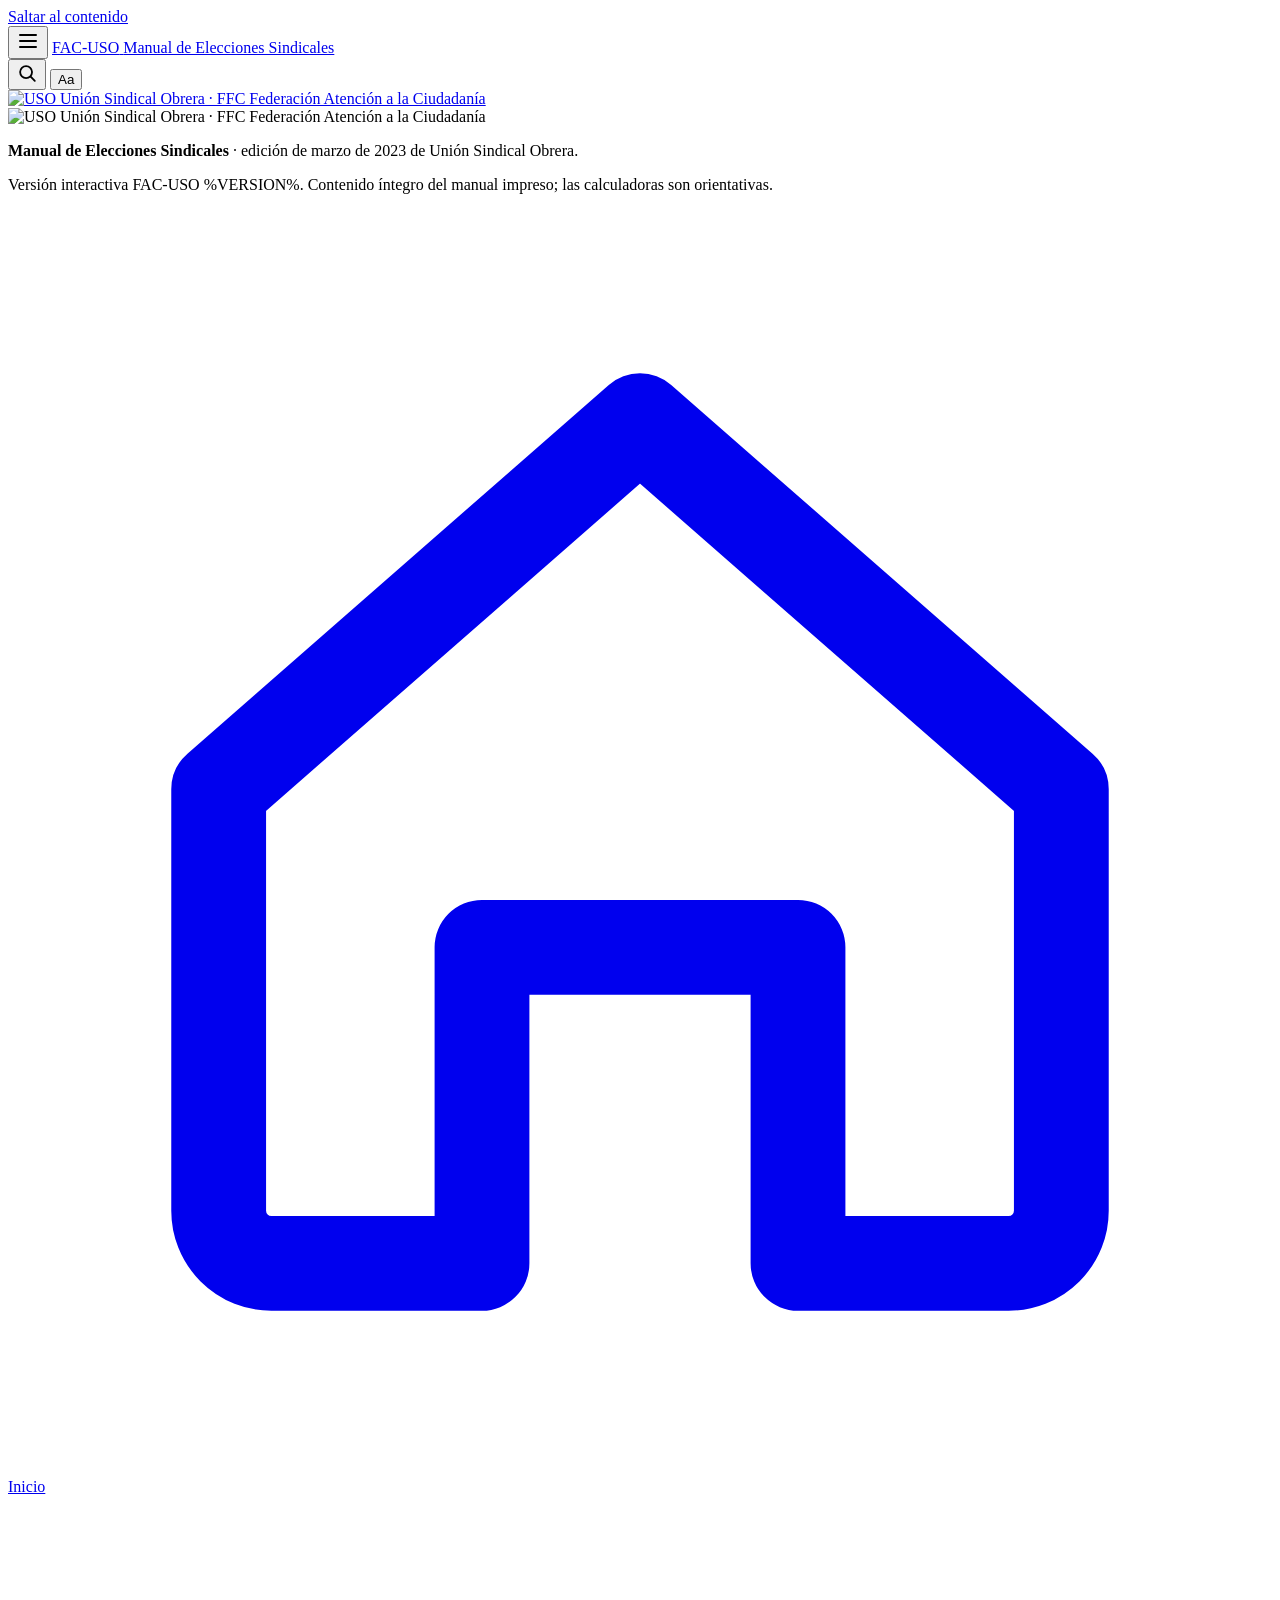
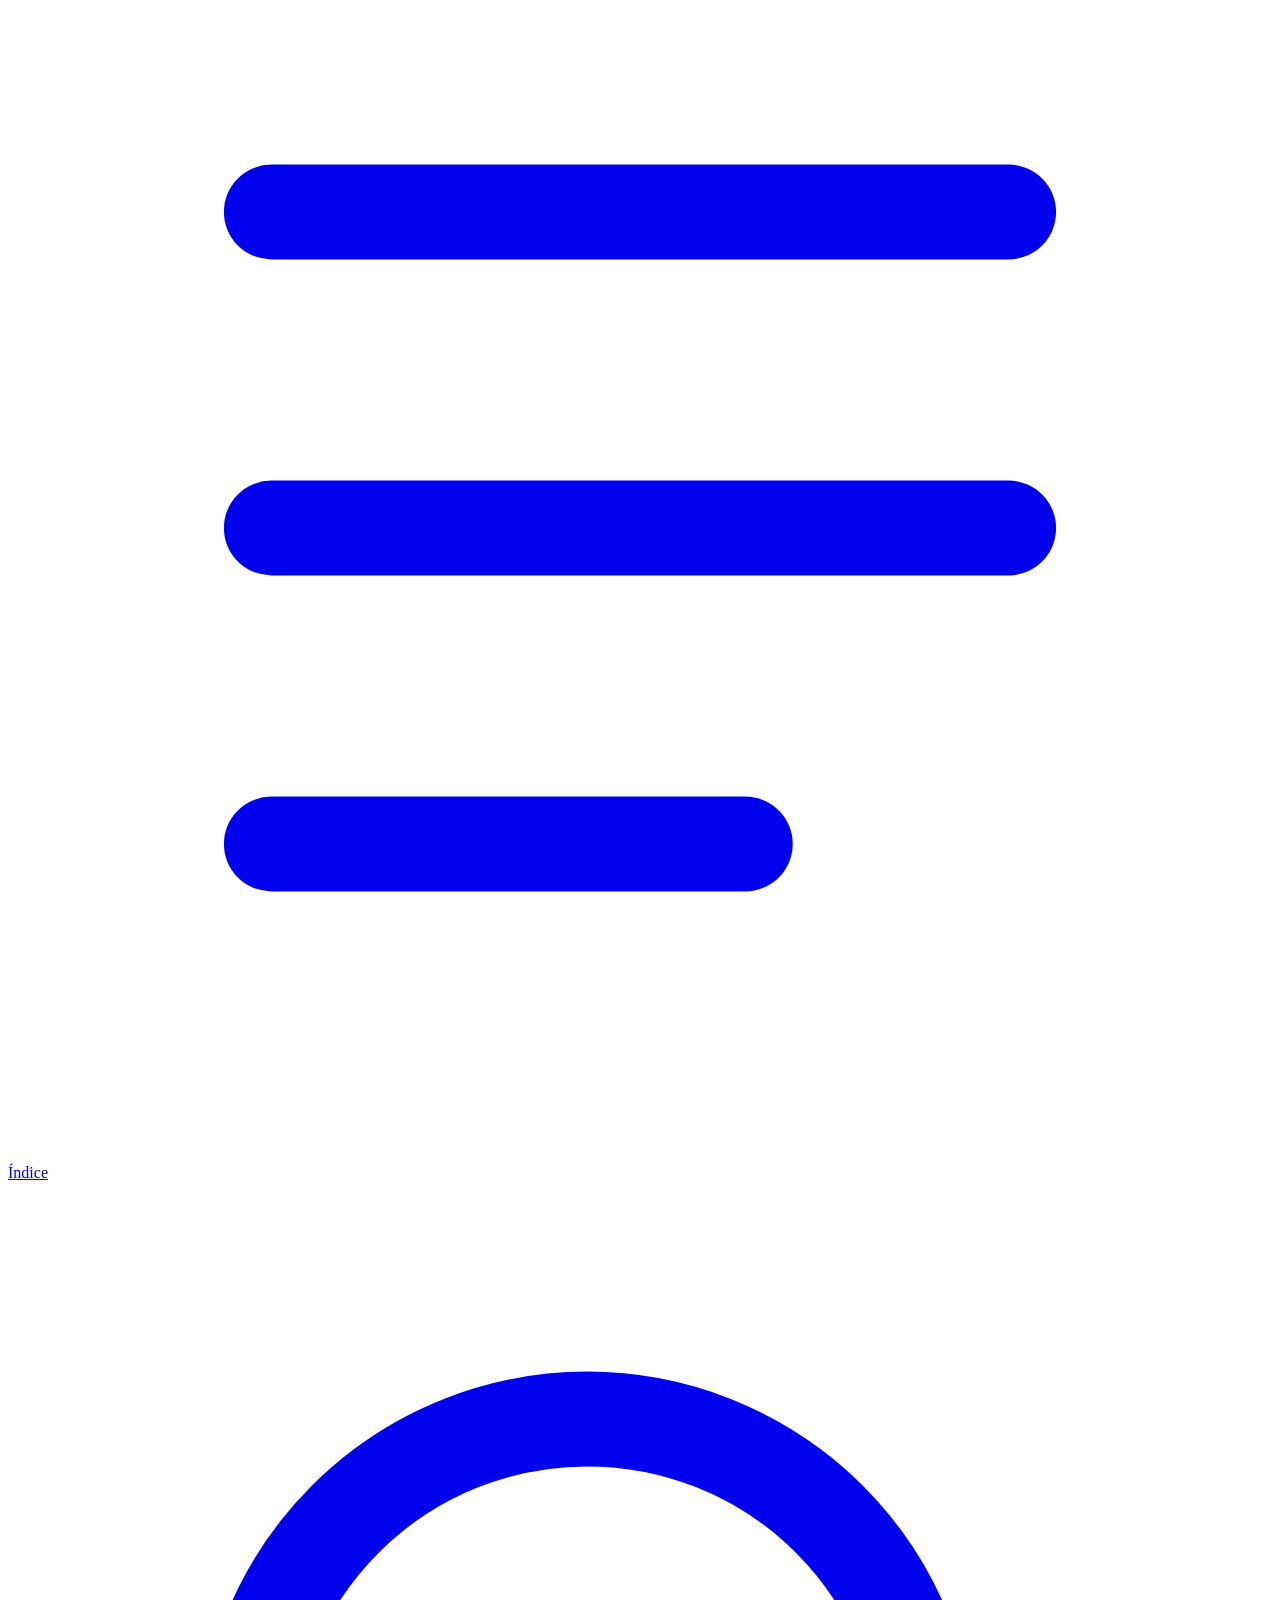
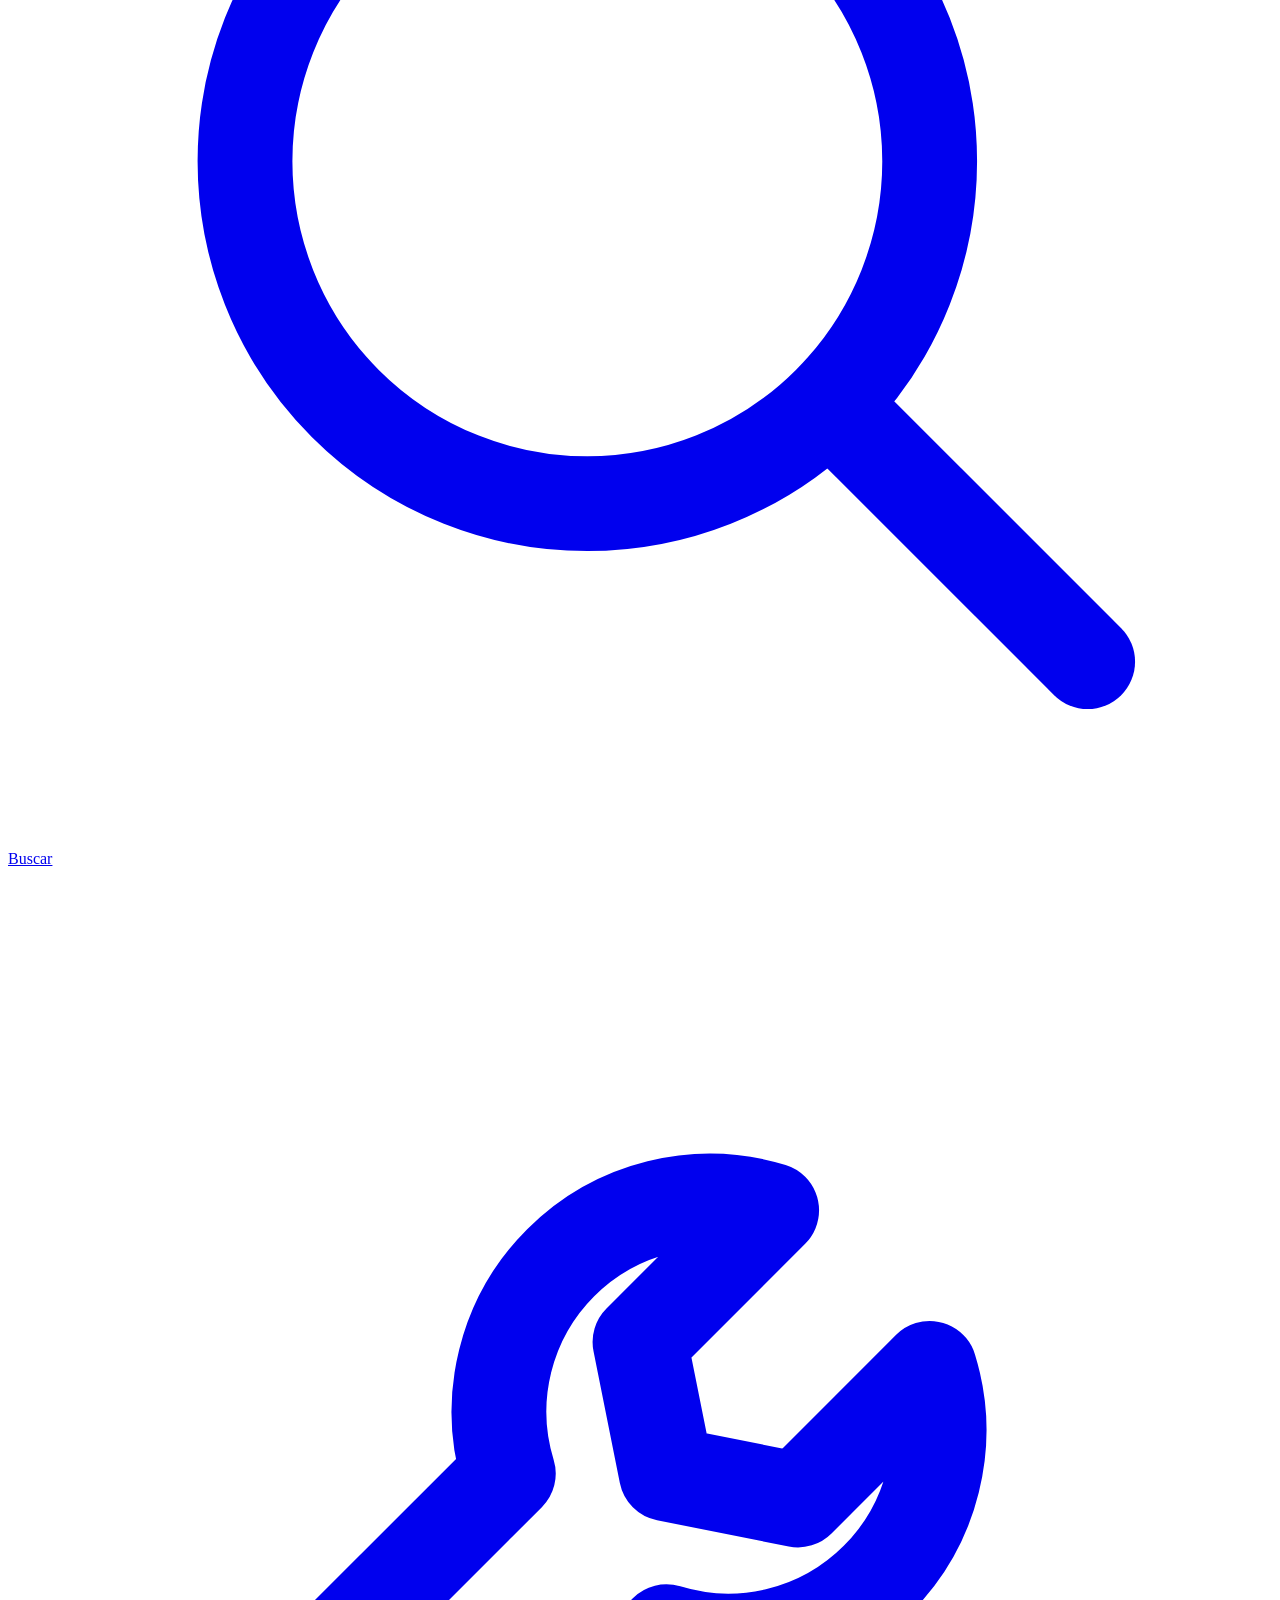
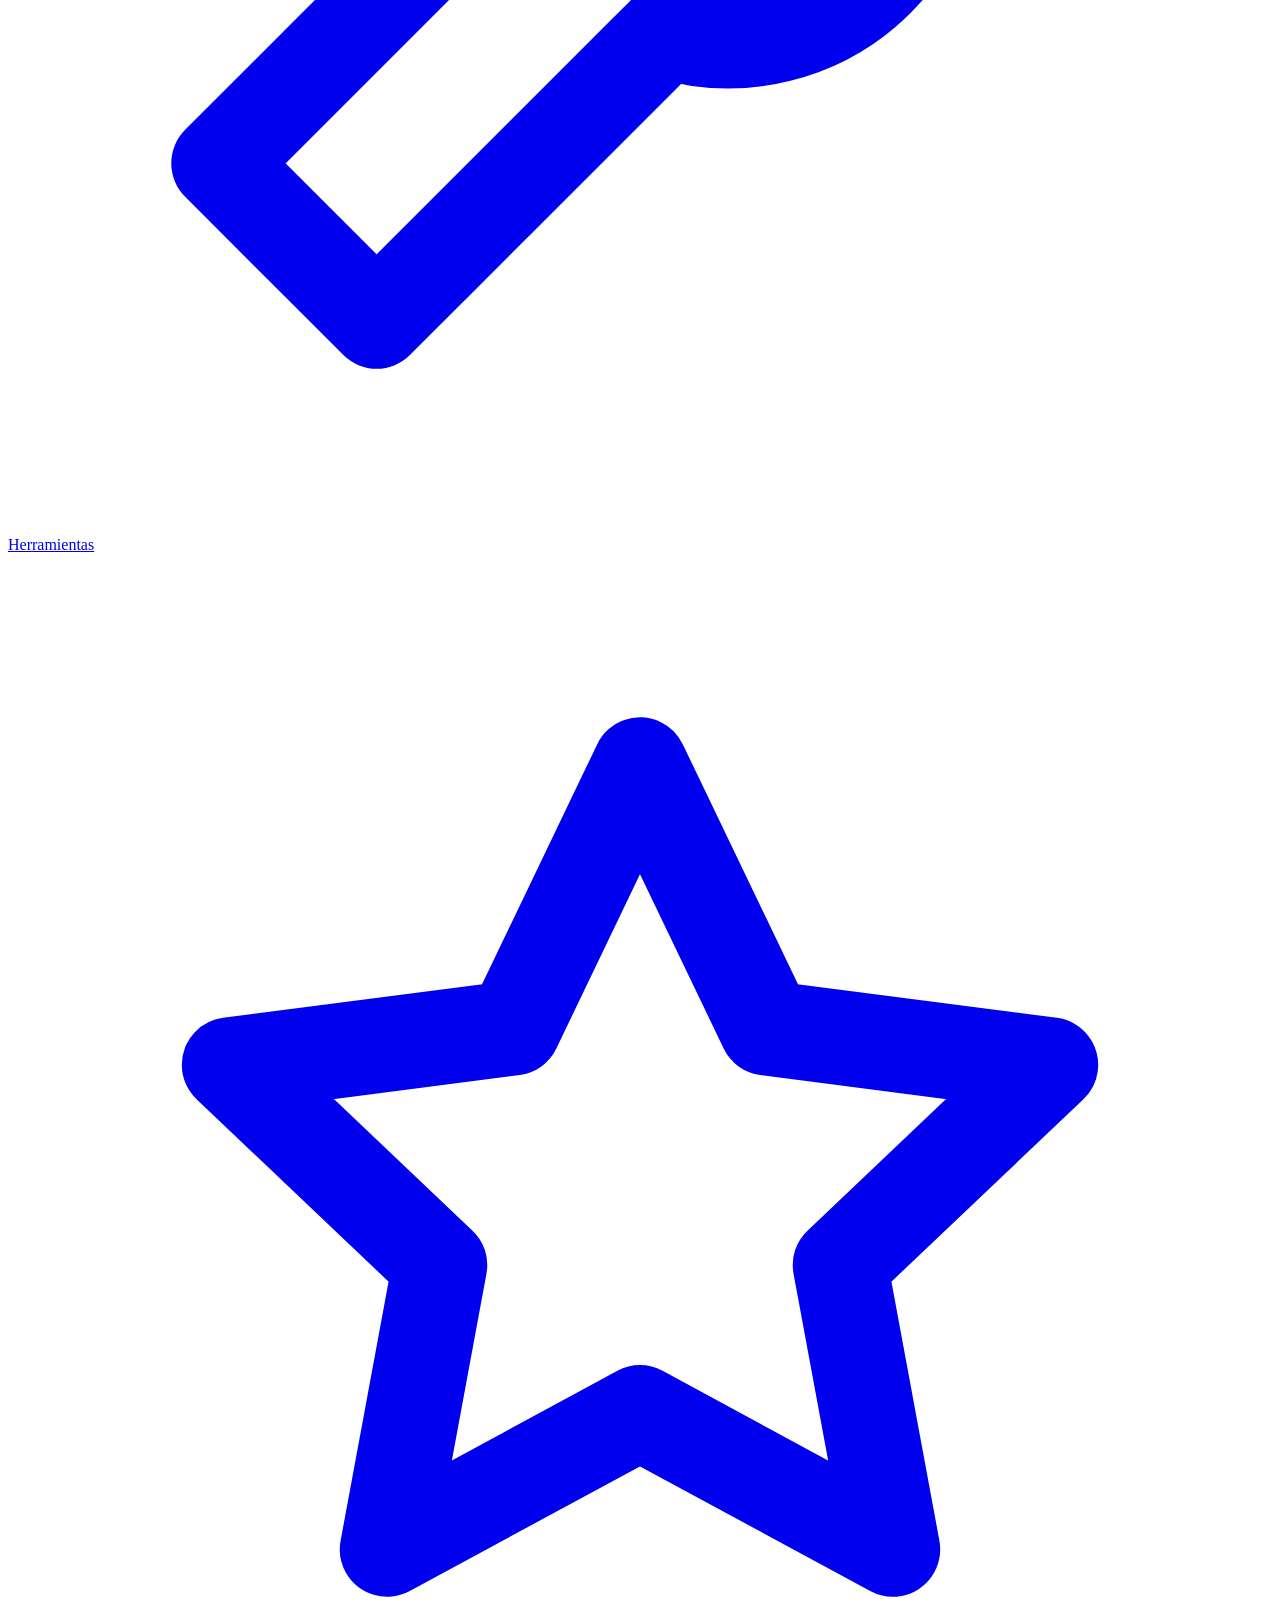
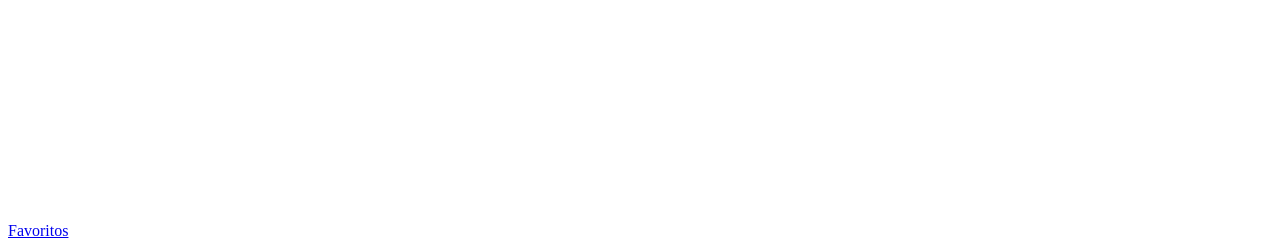
<file: web/plantilla.html>
<!doctype html>
<html lang="es" data-tema="auto">
<head>
<meta charset="utf-8">
<meta name="viewport" content="width=device-width, initial-scale=1, viewport-fit=cover">
<title>Manual de Elecciones Sindicales · FAC-USO</title>
<meta name="description" content="Manual interactivo de elecciones sindicales (sector privado, personal laboral y funcionario): consulta, buscador, calculadoras de plazos y de resultados.">
<meta name="theme-color" content="#E71615">
<!--PWA-->
<!--CSS-->
</head>
<body data-colectivo="todos">
<a class="saltar" href="#principal">Saltar al contenido</a>
<div id="progreso" aria-hidden="true"></div>

<header id="barra">
  <button id="b-menu" class="ib" aria-label="Abrir índice" aria-expanded="false">
    <svg viewBox="0 0 24 24" width="24" height="24" aria-hidden="true"><path d="M4 6h16M4 12h16M4 18h16" stroke="currentColor" stroke-width="2" stroke-linecap="round" fill="none"/></svg>
  </button>
  <a id="marca" href="#/" aria-label="Inicio">
    <span class="marca-fac">FAC-USO</span>
    <span class="marca-t">Manual de Elecciones Sindicales</span>
  </a>
  <div class="barra-acc">
    <button id="b-buscar" class="ib" aria-label="Buscar"><svg viewBox="0 0 24 24" width="22" height="22" aria-hidden="true"><circle cx="11" cy="11" r="6.5" stroke="currentColor" stroke-width="2" fill="none"/><path d="M16 16l4.5 4.5" stroke="currentColor" stroke-width="2" stroke-linecap="round"/></svg></button>
    <button id="b-ajustes" class="ib" aria-label="Ajustes de lectura" aria-expanded="false"><span class="aa">Aa</span></button>
  </div>
</header>

<div id="ajustes" class="panel-aj" hidden>
  <div class="fila"><span>Tamaño de letra</span>
    <div class="grupo"><button id="a-menos" aria-label="Reducir letra">A−</button><button id="a-mas" aria-label="Aumentar letra">A+</button></div></div>
  <div class="fila"><span>Tema</span>
    <div class="grupo" role="group" aria-label="Tema">
      <button data-tema="auto">Auto</button><button data-tema="claro">Claro</button><button data-tema="oscuro">Oscuro</button></div></div>
  <div class="fila"><span>Mi colectivo</span>
    <div class="grupo col" role="group" aria-label="Colectivo">
      <button data-col="todos">Todos</button><button data-col="priv">Empresa y laboral</button><button data-col="pub">Funcionariado</button></div></div>
  <p class="nota-aj">El filtro de colectivo es orientativo: oculta los apartados marcados expresamente para el otro colectivo.</p>
</div>

<div id="velo" hidden></div>
<nav id="menu" aria-label="Índice del manual"><a class="logo-card menu-logo" href="#/" aria-label="Inicio"><img data-logo alt="USO Unión Sindical Obrera · FFC Federación Atención a la Ciudadanía"></a><div id="menu-int"></div></nav>

<main id="principal" tabindex="-1">
  <div id="aviso-filtro" class="aviso-filtro" hidden></div>
  <section class="vista" id="v-inicio" hidden></section>
  <section class="vista" id="v-indice" hidden></section>
  <section class="vista" id="v-herramientas" hidden></section>
  <section class="vista" id="v-buscar" hidden></section>
  <section class="vista" id="v-favoritos" hidden></section>
  <section class="vista" id="v-glosario" hidden></section>
  <section class="vista" id="v-acerca" hidden>
    <div class="logo-card acerca-logo"><img data-logo alt="USO Unión Sindical Obrera · FFC Federación Atención a la Ciudadanía"></div>
    <div class="vista-cab"><h1>Acerca del manual</h1></div>
    <div class="caja creditos"><!--CREDITOS--></div>
    <div id="acerca-extra"></div>
  </section>
  <div id="v-capitulos">
<!--CAPITULOS-->
  </div>
  <footer class="pie">
    <div class="logo-card pie-logo"><img data-logo alt="USO Unión Sindical Obrera · FFC Federación Atención a la Ciudadanía"></div>
    <p><strong>Manual de Elecciones Sindicales</strong> · edición de marzo de 2023 de Unión Sindical Obrera.</p>
    <p>Versión interactiva FAC-USO %VERSION%. Contenido íntegro del manual impreso; las calculadoras son orientativas.</p>
  </footer>
</main>

<nav id="tabs" aria-label="Navegación principal">
  <a href="#/" data-tab="inicio"><svg viewBox="0 0 24 24" aria-hidden="true"><path d="M4 11l8-7 8 7v8a1 1 0 0 1-1 1h-4v-6H9v6H5a1 1 0 0 1-1-1z" fill="none" stroke="currentColor" stroke-width="1.8" stroke-linejoin="round"/></svg><span>Inicio</span></a>
  <a href="#/indice" data-tab="indice"><svg viewBox="0 0 24 24" aria-hidden="true"><path d="M5 6h14M5 12h14M5 18h9" stroke="currentColor" stroke-width="1.8" stroke-linecap="round" fill="none"/></svg><span>Índice</span></a>
  <a href="#/buscar" data-tab="buscar"><svg viewBox="0 0 24 24" aria-hidden="true"><circle cx="11" cy="11" r="6.5" stroke="currentColor" stroke-width="1.8" fill="none"/><path d="M16 16l4.5 4.5" stroke="currentColor" stroke-width="1.8" stroke-linecap="round"/></svg><span>Buscar</span></a>
  <a href="#/herramientas" data-tab="herramientas"><svg viewBox="0 0 24 24" aria-hidden="true"><path d="M14.5 6.5a4 4 0 0 0-5 5L4 17l3 3 5.5-5.5a4 4 0 0 0 5-5l-2.5 2.5-2.5-.5-.5-2.5z" fill="none" stroke="currentColor" stroke-width="1.8" stroke-linejoin="round"/></svg><span>Herramientas</span></a>
  <a href="#/favoritos" data-tab="favoritos"><svg viewBox="0 0 24 24" aria-hidden="true"><path d="M12 4l2.4 5 5.4.7-4 3.8 1 5.4L12 16.3 7.2 18.9l1-5.4-4-3.8 5.4-.7z" fill="none" stroke="currentColor" stroke-width="1.8" stroke-linejoin="round"/></svg><span>Favoritos</span></a>
</nav>

<div id="sheet" class="sheet" hidden role="dialog" aria-modal="true"><div class="sheet-int"><button class="sheet-x" aria-label="Cerrar">×</button><div id="sheet-c"></div></div></div>
<div id="lightbox" hidden role="dialog" aria-modal="true" aria-label="Imagen ampliada">
  <div class="lb-barra"><button id="lb-menos" aria-label="Alejar">−</button><button id="lb-mas" aria-label="Acercar">+</button><button id="lb-x" aria-label="Cerrar">×</button></div>
  <div class="lb-lienzo"><img alt=""></div>
</div>
<div id="toast" role="status" aria-live="polite" hidden></div>

<noscript><p style="padding:1rem">Este manual interactivo necesita JavaScript. Puedes consultar el PDF original del manual.</p></noscript>
<!--LOGO-->
<!--SCRIPTS-->
</body>
</html>
</file>
<file: docs/assets/estilos.css>
@font-face{font-family:'Poppins';font-style:normal;font-weight:400;font-display:swap;src:url(../fonts/poppins-400.woff2) format('woff2')}
@font-face{font-family:'Poppins';font-style:normal;font-weight:500;font-display:swap;src:url(../fonts/poppins-500.woff2) format('woff2')}
@font-face{font-family:'Poppins';font-style:normal;font-weight:600;font-display:swap;src:url(../fonts/poppins-600.woff2) format('woff2')}
@font-face{font-family:'Poppins';font-style:normal;font-weight:700;font-display:swap;src:url(../fonts/poppins-700.woff2) format('woff2')}
/* ===== Manual de Elecciones Sindicales · FAC-USO ===== */
:root{
  --rojo:#E71615; --rojo-osc:#B31110; --verde:#00A94E; --tinta:#191919; --gris:#6b6b6b; --gris-cl:#F2F2F2; --rosa:#FDE9E9;
  --fondo:#ffffff; --sup:#ffffff; --sup2:#F7F7F8; --borde:#e4e4e7; --txt:#191919; --txt2:#555; --enlace:#B31110;
  --rojo-txt:#C4110F; --verde-bg:#E6F6EC; --verde-txt:#007A38; --rosa-bg:#FDE9E9; --sombra:0 1px 2px rgba(0,0,0,.06),0 4px 14px rgba(0,0,0,.06);
  --barra-h:56px; --tabs-h:62px; --radio:14px; --lectura:46rem;
  --fuente:'Poppins',system-ui,-apple-system,'Segoe UI',Roboto,'Helvetica Neue',Arial,sans-serif;
}
:root[data-tema="oscuro"]{ --fondo:#121214; --sup:#1b1b1e; --sup2:#222226; --borde:#34343a; --txt:#ececee; --txt2:#b3b3ba; --enlace:#ff8a87;
  --rojo-txt:#ff6b68; --verde-bg:#10291c; --verde-txt:#4fd48a; --rosa-bg:#33191a; --gris-cl:#26262a; --rosa:#3a1d1e; --gris:#a0a0a8; --sombra:0 1px 2px rgba(0,0,0,.4); }
@media (prefers-color-scheme:dark){
  :root[data-tema="auto"]{ --fondo:#121214; --sup:#1b1b1e; --sup2:#222226; --borde:#34343a; --txt:#ececee; --txt2:#b3b3ba; --enlace:#ff8a87;
  --rojo-txt:#ff6b68; --verde-bg:#10291c; --verde-txt:#4fd48a; --rosa-bg:#33191a; --gris-cl:#26262a; --rosa:#3a1d1e; --gris:#a0a0a8; --sombra:0 1px 2px rgba(0,0,0,.4); }
}
*{box-sizing:border-box}
html{font-size:100%;-webkit-text-size-adjust:100%;scroll-behavior:smooth;scroll-padding-top:calc(var(--barra-h) + 64px)}
body{margin:0;background:var(--fondo);color:var(--txt);font-family:var(--fuente);font-size:1rem;line-height:1.68;padding-top:calc(var(--barra-h) + env(safe-area-inset-top));padding-bottom:calc(var(--tabs-h) + env(safe-area-inset-bottom) + 12px);-webkit-font-smoothing:antialiased}
img{max-width:100%;height:auto}
a{color:var(--enlace)}
button{font-family:inherit;cursor:pointer}
:focus-visible{outline:3px solid var(--verde);outline-offset:2px;border-radius:6px}
.saltar{position:absolute;left:-999px;top:0;background:#000;color:#fff;padding:.6rem 1rem;z-index:100}
.saltar:focus{left:0}
[hidden]{display:none!important}

/* ---- barra superior ---- */
#barra{position:fixed;inset:0 0 auto 0;height:calc(var(--barra-h) + env(safe-area-inset-top));padding-top:env(safe-area-inset-top);background:var(--rojo);color:#fff;display:flex;align-items:center;gap:.25rem;padding-inline:.5rem;z-index:50;box-shadow:0 2px 8px rgba(0,0,0,.18)}
.ib{background:none;border:0;color:#fff;width:44px;height:44px;border-radius:50%;display:grid;place-items:center}
.ib:active,.ib:hover{background:rgba(255,255,255,.16)}
#marca{display:flex;flex-direction:column;line-height:1.1;text-decoration:none;color:#fff;min-width:0;flex:1}
.marca-fac{font-weight:700;font-size:1.02rem;letter-spacing:.04em}
.marca-t{font-size:.72rem;opacity:.92;white-space:nowrap;overflow:hidden;text-overflow:ellipsis;font-weight:500}
.barra-acc{display:flex}
.aa{font-weight:700;font-size:1rem}
#progreso{position:fixed;top:calc(var(--barra-h) + env(safe-area-inset-top));left:0;height:3px;width:0;background:var(--verde);z-index:51;transition:width .1s linear}

/* ---- ajustes ---- */
.panel-aj{position:fixed;top:calc(var(--barra-h) + env(safe-area-inset-top) + 4px);right:8px;left:8px;max-width:380px;margin-left:auto;background:var(--sup);border:1px solid var(--borde);border-radius:var(--radio);box-shadow:0 10px 30px rgba(0,0,0,.25);padding:.9rem;z-index:60}
.panel-aj .fila{display:flex;justify-content:space-between;align-items:center;gap:.6rem;padding:.4rem 0;font-size:.9rem;font-weight:500}
.grupo{display:flex;border:1px solid var(--borde);border-radius:10px;overflow:hidden}
.grupo.col{flex-wrap:wrap}
.grupo button{background:var(--sup2);color:var(--txt);border:0;padding:.45rem .7rem;font-size:.82rem;border-right:1px solid var(--borde)}
.grupo button:last-child{border-right:0}
.grupo button.on{background:var(--rojo);color:#fff}
.nota-aj{font-size:.75rem;color:var(--txt2);margin:.4rem 0 0;line-height:1.4}

/* ---- menú lateral ---- */
#velo{position:fixed;inset:0;background:rgba(0,0,0,.5);z-index:70}
#menu{position:fixed;top:0;bottom:0;left:0;width:min(88vw,340px);background:var(--sup);z-index:80;transform:translateX(-102%);transition:transform .22s ease;overflow-y:auto;padding:calc(env(safe-area-inset-top) + 12px) 0 calc(var(--tabs-h) + 20px);box-shadow:4px 0 24px rgba(0,0,0,.3)}
#menu.abierto{transform:none}
.mn-parte{padding:.85rem 1rem .25rem;font-size:.7rem;font-weight:700;text-transform:uppercase;letter-spacing:.08em;color:var(--rojo-txt)}
.mn-cap{display:flex;gap:.6rem;align-items:flex-start;padding:.55rem 1rem;text-decoration:none;color:var(--txt);font-size:.88rem;line-height:1.3;border-left:4px solid transparent}
.mn-cap b{flex:none;min-width:1.7rem;text-align:center;color:var(--rojo-txt);font-weight:700}
.mn-cap:hover,.mn-cap.act{background:var(--rosa-bg);border-left-color:var(--rojo)}
.mn-enlaces{display:flex;flex-wrap:wrap;gap:.4rem;padding:.6rem 1rem}
.mn-enlaces a{font-size:.8rem;text-decoration:none;background:var(--sup2);border:1px solid var(--borde);color:var(--txt);padding:.35rem .7rem;border-radius:99px}

/* ---- contenedores de vista ---- */
main{outline:0}
.vista,.cap{max-width:var(--lectura);margin:0 auto;padding:1rem 1rem 2rem}
.vista-cab h1{font-size:1.55rem;line-height:1.2;margin:.5rem 0 .3rem;font-weight:700}
.vista-cab p{margin:.2rem 0 1rem;color:var(--txt2);font-size:.95rem}
.caja{background:var(--sup);border:1px solid var(--borde);border-radius:var(--radio);padding:1rem;box-shadow:var(--sombra)}
.creditos h1{display:none}
.creditos p{margin:.5rem 0;font-size:.92rem}

/* ---- inicio ---- */
.hero{background:linear-gradient(160deg,var(--rojo) 0%,var(--rojo-osc) 100%);color:#fff;border-radius:0 0 28px 28px;margin:-1rem -1rem 1.2rem;padding:1.4rem 1.2rem 1.6rem}
.hero small{display:inline-block;background:rgba(255,255,255,.18);padding:.2rem .7rem;border-radius:99px;font-size:.72rem;font-weight:600;letter-spacing:.04em}
.hero h1{font-size:1.75rem;line-height:1.12;margin:.7rem 0 .4rem;font-weight:700}
.hero p{margin:0 0 1rem;opacity:.95;font-size:.95rem;line-height:1.45}
.hero-busca{display:flex;background:#fff;border-radius:99px;padding:.25rem;box-shadow:0 4px 14px rgba(0,0,0,.25)}
.hero-busca input{flex:1;border:0;background:none;padding:.65rem 1rem;font:inherit;font-size:1rem;color:#191919;min-width:0}
.hero-busca button{border:0;background:var(--verde);color:#fff;border-radius:99px;padding:0 1.2rem;font-weight:600}
.rapidos{display:grid;grid-template-columns:repeat(2,1fr);gap:.7rem;margin:0 0 1.4rem}
.rapido{display:flex;flex-direction:column;gap:.15rem;padding:.9rem;border-radius:var(--radio);background:var(--sup);border:1px solid var(--borde);text-decoration:none;color:var(--txt);box-shadow:var(--sombra)}
.rapido .ico{font-size:1.5rem}
.rapido b{font-size:.95rem}
.rapido span{font-size:.78rem;color:var(--txt2);line-height:1.3}
.sec-t{font-size:1.15rem;margin:1.6rem 0 .6rem;font-weight:700;display:flex;align-items:center;gap:.5rem}
.sec-t::before{content:"";width:6px;height:1.2em;background:var(--rojo);border-radius:3px}
.continuar{display:flex;gap:.8rem;align-items:center;padding:.9rem 1rem;background:var(--verde-bg);border:1px solid var(--verde);border-radius:var(--radio);text-decoration:none;color:var(--txt);margin-bottom:1rem}
.continuar b{display:block;font-size:.8rem;color:var(--verde-txt);text-transform:uppercase;letter-spacing:.05em}
.plazos{display:flex;gap:.7rem;overflow-x:auto;padding:.2rem 1rem .8rem;margin:0 -1rem;scroll-snap-type:x mandatory}
.plazo{flex:0 0 150px;scroll-snap-align:start;background:var(--sup);border:1px solid var(--borde);border-top:4px solid var(--rojo);border-radius:12px;padding:.7rem;text-decoration:none;color:var(--txt);box-shadow:var(--sombra)}
.plazo strong{display:block;font-size:1.35rem;color:var(--rojo-txt);line-height:1.1}
.plazo span{font-size:.78rem;line-height:1.3;color:var(--txt2);display:block;margin-top:.25rem}
.ruta{position:relative;margin-left:.9rem;padding-left:1.4rem;border-left:3px solid var(--rosa)}
.fase{position:relative;margin-bottom:1.3rem}
.fase::before{content:attr(data-n);position:absolute;left:-2.55rem;top:0;width:1.9rem;height:1.9rem;border-radius:50%;background:var(--rojo);color:#fff;font-weight:700;display:grid;place-items:center;font-size:.9rem;border:3px solid var(--fondo)}
.fase h3{margin:0;font-size:1.02rem}
.fase p{margin:.1rem 0 .5rem;font-size:.84rem;color:var(--txt2);line-height:1.4}
.chips{display:flex;flex-wrap:wrap;gap:.4rem}
.chip{display:inline-flex;gap:.35rem;align-items:center;padding:.35rem .7rem;border-radius:99px;font-size:.8rem;text-decoration:none;color:var(--txt);background:var(--sup);border:1px solid var(--borde)}
.chip:hover{border-color:var(--rojo)}
.chip b{color:var(--rojo-txt)}

/* ---- índice ---- */
.parte-bloque{margin:1.4rem 0}
.parte-bloque h2{font-size:.78rem;text-transform:uppercase;letter-spacing:.09em;color:var(--rojo-txt);margin:0 0 .5rem}
.tarjeta-cap{display:flex;gap:.8rem;padding:.85rem;border:1px solid var(--borde);background:var(--sup);border-radius:var(--radio);text-decoration:none;color:var(--txt);margin-bottom:.6rem;box-shadow:var(--sombra)}
.tarjeta-cap .num{flex:none;width:2.6rem;height:2.6rem;border-radius:12px;background:var(--rosa);display:grid;place-items:center;font-size:1.3rem}
.tarjeta-cap h3{margin:0;font-size:.98rem;line-height:1.25}
.tarjeta-cap h3 small{color:var(--rojo-txt);font-weight:700;margin-right:.3rem}
.tarjeta-cap p{margin:.2rem 0 0;font-size:.8rem;color:var(--txt2);line-height:1.35}

/* ---- capítulo ---- */
.cap-cab{display:flex;gap:.9rem;align-items:center;margin:.2rem 0 1rem;padding-bottom:1rem;border-bottom:3px solid var(--rojo)}
.cap-num{flex:none;width:3.4rem;height:3.4rem;background:var(--rojo);color:#fff;border-radius:14px;display:grid;place-items:center;font-size:1.6rem;font-weight:700}
.cap-parte{margin:0;font-size:.7rem;text-transform:uppercase;letter-spacing:.08em;color:var(--rojo-txt);font-weight:700}
.cap-titulo{margin:0;font-size:1.4rem;line-height:1.2;font-weight:700;outline:0}
.cap-secciones{position:sticky;top:calc(var(--barra-h) + env(safe-area-inset-top) + 3px);z-index:20;background:var(--fondo);display:flex;gap:.45rem;overflow-x:auto;padding:.5rem 1rem;margin:0 -1rem 1rem;border-bottom:1px solid var(--borde);scrollbar-width:none}
.cap-secciones::-webkit-scrollbar{display:none}
.cap-secciones a{flex:none;font-size:.78rem;padding:.3rem .7rem;border-radius:99px;background:var(--sup2);border:1px solid var(--borde);text-decoration:none;color:var(--txt);white-space:nowrap}
.cap-secciones a.act{background:var(--rojo);color:#fff;border-color:var(--rojo)}
.cap-cuerpo h2{font-size:1.2rem;line-height:1.25;margin:2rem 0 .6rem;padding-top:.3rem;font-weight:700;display:flex;gap:.6rem;align-items:flex-start;flex-wrap:wrap}
.cap-cuerpo h2 .txt{flex:1 1 12rem}
.acc{display:inline-flex;gap:.2rem;margin-left:auto}
.acc button{border:0;background:var(--sup2);color:var(--txt2);width:34px;height:34px;border-radius:50%;font-size:1rem;line-height:1}
.acc button.on{background:var(--rosa);color:var(--rojo-txt)}
.cap-cuerpo h3{font-size:1.04rem;margin:1.5rem 0 .4rem;color:var(--rojo-txt);font-weight:700}
.cap-cuerpo h4{font-size:.98rem;margin:1.3rem 0 .3rem;font-weight:700;border-left:4px solid var(--verde);padding-left:.6rem}
.cap-cuerpo p{margin:.7rem 0}
.cap-cuerpo ul,.cap-cuerpo ol{padding-left:1.25rem}
.cap-cuerpo li{margin:.35rem 0}
.cap-cuerpo li::marker{color:var(--rojo)}
.cap-cuerpo ul ul{margin:.3rem 0}
.rojo{color:var(--rojo-txt);font-weight:600}
mark.dest{background:linear-gradient(transparent 58%,rgba(231,22,21,.2) 58%);color:inherit;padding:0 .1em}
.ref{display:inline-block;font-size:.8em;font-weight:600;line-height:1.35;color:var(--rojo-osc);background:var(--rosa);padding:.08em .6em;border-radius:99px;margin:.1em 0}
:root[data-tema="oscuro"] .ref{color:#ff9d9a}
@media (prefers-color-scheme:dark){:root[data-tema="auto"] .ref{color:#ff9d9a}}
p.ref-bloque{margin:.35rem 0;line-height:1.2}
p.ref-bloque + p.ref-bloque{margin-top:.2rem}
p.ref-bloque .ref::before{content:"⚖ ";font-size:.9em}
abbr.gl{text-decoration:underline dotted var(--rojo);text-underline-offset:3px;cursor:help}
[data-aud]{}
body[data-colectivo="priv"] [data-aud="pub"],body[data-colectivo="pub"] [data-aud="priv"]{display:none!important}
.aviso-filtro{max-width:var(--lectura);margin:.6rem auto 0;padding:.6rem 1rem;background:var(--verde-bg);border:1px solid var(--verde);color:var(--txt);border-radius:12px;font-size:.82rem;display:flex;gap:.6rem;align-items:center;justify-content:space-between}
.aviso-filtro button{border:0;background:var(--verde);color:#fff;border-radius:99px;padding:.3rem .8rem;font-size:.78rem;font-weight:600;white-space:nowrap}
main > .aviso-filtro{margin-inline:1rem}
@media(min-width:760px){main > .aviso-filtro{margin-inline:auto}}

/* callouts */
.callout{margin:1.1rem 0;border-radius:var(--radio);border:1px solid var(--borde);border-left:6px solid var(--gris);background:var(--sup2);overflow:hidden}
.callout-head{display:flex;gap:.5rem;align-items:center;padding:.5rem .9rem;font-weight:700;font-size:.78rem;text-transform:uppercase;letter-spacing:.07em}
.callout-body{padding:0 .95rem .6rem}
.callout-body > :first-child{margin-top:.2rem}
.callout-importante{background:var(--rosa-bg);border-left-color:var(--rojo)}
.callout-importante .callout-head{color:var(--rojo-txt)}
.callout-comentario{background:var(--verde-bg);border-left-color:var(--verde)}
.callout-comentario .callout-head{color:var(--verde-txt)}
.callout-ejemplo{background:var(--sup2);border-left-color:var(--tinta);border-style:solid}
:root[data-tema="oscuro"] .callout-ejemplo{border-left-color:#aaa}
.callout-ejemplo .callout-head{color:var(--txt)}
.callout-nota{background:var(--rosa-bg);border-left-color:var(--rojo-osc)}
.callout-nota .callout-head{color:var(--rojo-txt)}

/* pasos */
.pasos{margin:1.2rem 0}
.lista-pasos{list-style:none;counter-reset:p;padding:0!important;margin:0}
.lista-pasos li{counter-increment:p;position:relative;margin:0 0 .8rem!important;padding:.8rem .9rem .8rem 3.4rem;background:var(--sup);border:1px solid var(--borde);border-radius:var(--radio);box-shadow:var(--sombra)}
.lista-pasos li::before{content:counter(p);position:absolute;left:.8rem;top:.7rem;width:1.9rem;height:1.9rem;border-radius:50%;background:var(--rojo);color:#fff;font-weight:700;display:grid;place-items:center;font-size:.9rem}
.lista-pasos li:not(:last-child)::after{content:"";position:absolute;left:1.72rem;bottom:-.8rem;height:.8rem;width:3px;background:var(--rosa)}

/* tablas */
.tabla{overflow-x:auto;margin:1rem 0;border-radius:12px;border:1px solid var(--borde);-webkit-overflow-scrolling:touch}
.tabla table{border-collapse:collapse;width:100%;font-size:.86rem;line-height:1.35}
.tabla th{background:var(--rojo);color:#fff;text-align:left;padding:.6rem .7rem;font-weight:600}
.tabla td{padding:.55rem .7rem;border-top:1px solid var(--borde);vertical-align:top}
.tabla tbody tr:nth-child(even){background:var(--sup2)}
.tabla td[align="right"],.tabla th[align="right"]{text-align:right}
.tabla td[align="center"],.tabla th[align="center"]{text-align:center}
@media(max-width:640px){
  .tabla-tarjetas thead{display:none}
  .tabla-tarjetas,.tabla-tarjetas tbody,.tabla-tarjetas tr,.tabla-tarjetas td{display:block;width:100%}
  .tabla:has(.tabla-tarjetas){border:0;overflow:visible}
  .tabla-tarjetas tr{margin-bottom:.7rem;border:1px solid var(--borde);border-radius:12px;overflow:hidden;background:var(--sup)!important}
  .tabla-tarjetas td{border-top:1px solid var(--borde);display:flex;gap:.7rem;justify-content:space-between;text-align:right}
  .tabla-tarjetas td:first-child{border-top:0}
  .tabla-tarjetas td::before{content:attr(data-label);font-weight:600;color:var(--rojo-txt);text-align:left;flex:0 0 42%}
}

/* figuras */
.figura{margin:1.2rem 0;text-align:center}
.zoom{display:block;width:100%;background:#fff;border:1px solid var(--borde);border-radius:12px;padding:.4rem;box-shadow:var(--sombra)}
.zoom img{display:block;margin:0 auto;border-radius:6px}
.figura figcaption{font-size:.78rem;color:var(--txt2);margin-top:.4rem}
.figura .zoom::after{content:"🔍 Toca para ampliar";display:block;font-size:.72rem;color:var(--gris);margin-top:.3rem}
details.texto-modelo{margin:.8rem 0;border:1px dashed var(--borde);border-radius:12px;padding:.2rem .8rem;font-size:.85rem}
details.texto-modelo summary{cursor:pointer;font-weight:600;padding:.5rem 0;color:var(--rojo-txt)}

/* navegación de capítulos */
.cap-nav{display:grid;grid-template-columns:1fr 1fr;gap:.7rem;margin:2rem 0 .5rem}
.cap-nav a{display:flex;flex-direction:column;padding:.8rem;border:1px solid var(--borde);border-radius:var(--radio);text-decoration:none;color:var(--txt);background:var(--sup);font-size:.85rem;line-height:1.3;box-shadow:var(--sombra)}
.cap-nav a small{color:var(--rojo-txt);font-weight:700;text-transform:uppercase;letter-spacing:.05em;font-size:.68rem}
.cap-nav a:last-child{text-align:right}
.cap-nav a:only-child{grid-column:1/-1}

/* herramientas y formularios */
.herr-grid{display:grid;gap:.7rem}
.herr{display:flex;gap:.9rem;padding:.9rem;border-radius:var(--radio);border:1px solid var(--borde);background:var(--sup);text-decoration:none;color:var(--txt);box-shadow:var(--sombra)}
.herr .ico{flex:none;width:3rem;height:3rem;display:grid;place-items:center;font-size:1.5rem;background:var(--rosa);border-radius:12px}
.herr h3{margin:0;font-size:.98rem}
.herr p{margin:.15rem 0 0;font-size:.8rem;color:var(--txt2);line-height:1.35}
.volver{display:inline-flex;gap:.3rem;align-items:center;text-decoration:none;font-size:.85rem;margin:.2rem 0 .4rem;font-weight:600}
.form{display:grid;gap:.9rem;margin:1rem 0}
.campo label{display:block;font-size:.82rem;font-weight:600;margin-bottom:.25rem}
.campo input,.campo select,.campo textarea{width:100%;font:inherit;font-size:1rem;padding:.65rem .75rem;border:1.5px solid var(--borde);border-radius:10px;background:var(--sup);color:var(--txt)}
.campo input:focus,.campo select:focus,.campo textarea:focus{border-color:var(--rojo);outline:0;box-shadow:0 0 0 3px rgba(231,22,21,.18)}
.campo small{display:block;color:var(--txt2);font-size:.75rem;margin-top:.2rem;line-height:1.35}
.fila2{display:grid;grid-template-columns:1fr 1fr;gap:.7rem}
.btn{display:inline-flex;gap:.4rem;align-items:center;justify-content:center;border:0;border-radius:99px;padding:.7rem 1.2rem;font-weight:600;font-size:.92rem;background:var(--rojo);color:#fff;text-decoration:none}
.btn.sec{background:var(--sup2);color:var(--txt);border:1px solid var(--borde)}
.btn.verde{background:var(--verde)}
.btn.peq{padding:.4rem .8rem;font-size:.8rem}
.botones{display:flex;flex-wrap:wrap;gap:.5rem;margin:.6rem 0}
.resultado{background:var(--sup);border:2px solid var(--rojo);border-radius:var(--radio);padding:1rem;margin:1rem 0;box-shadow:var(--sombra)}
.resultado h3{margin:0 0 .4rem;font-size:1.05rem;color:var(--rojo-txt)}
.resultado .grande{font-size:2.2rem;font-weight:700;line-height:1.1;color:var(--rojo-txt)}
.resultado ul{padding-left:1.1rem;margin:.4rem 0}
.resultado li{margin:.25rem 0;font-size:.9rem}
.aviso{background:var(--rosa-bg);border-left:5px solid var(--rojo);border-radius:10px;padding:.7rem .9rem;font-size:.82rem;margin:1rem 0;line-height:1.45}
.pestanas{display:flex;gap:.4rem;overflow-x:auto;margin:.6rem 0;padding-bottom:.2rem}
.pestanas button{flex:none;border:1px solid var(--borde);background:var(--sup);color:var(--txt);border-radius:99px;padding:.45rem .9rem;font-size:.82rem;font-weight:600}
.pestanas button.on{background:var(--rojo);color:#fff;border-color:var(--rojo)}
.tabla-res{width:100%;border-collapse:collapse;font-size:.78rem;margin:.6rem 0;table-layout:auto}
.tabla-res th,.tabla-res td{padding:.35rem .3rem;border-bottom:1px solid var(--borde);text-align:right}
.tabla-res th{font-size:.62rem}
.res-scroll{overflow-x:auto}
.tabla-res th:first-child,.tabla-res td:first-child{text-align:left}
.tabla-res th{font-size:.72rem;text-transform:uppercase;letter-spacing:.04em;color:var(--txt2)}
.tabla-res tr.elim td{color:var(--gris);text-decoration:line-through}
.tabla-res td.ok{font-weight:700;color:var(--verde-txt)}
.filas-listas{display:grid;gap:.5rem}
.fl{display:grid;grid-template-columns:1fr 6.5rem 2.4rem;gap:.4rem}
.fl button{border:0;border-radius:10px;background:var(--sup2);color:var(--txt2);font-size:1.1rem}
.linea{position:relative;margin:1rem 0 1rem .6rem;padding-left:1.4rem;border-left:3px solid var(--rosa)}
.paso-l{position:relative;margin:0 0 1.1rem}
.paso-l::before{content:"";position:absolute;left:-1.95rem;top:.35rem;width:.9rem;height:.9rem;border-radius:50%;background:var(--rojo);border:3px solid var(--fondo)}
.paso-l h4{margin:0;font-size:.95rem}
.paso-l .cuando{display:inline-block;background:var(--verde-bg);color:var(--verde-txt);font-size:.72rem;font-weight:700;border-radius:99px;padding:.1rem .6rem;margin:.2rem 0}
.paso-l p{margin:.15rem 0;font-size:.84rem;color:var(--txt2);line-height:1.4}
.check-lista{list-style:none;padding:0;margin:.8rem 0}
.check-lista li{display:flex;gap:.7rem;align-items:flex-start;padding:.7rem .8rem;background:var(--sup);border:1px solid var(--borde);border-radius:12px;margin-bottom:.5rem}
.check-lista input{width:1.4rem;height:1.4rem;margin-top:.15rem;accent-color:var(--verde);flex:none}
.check-lista label{flex:1;font-size:.9rem;line-height:1.4}
.check-lista label.hecho{text-decoration:line-through;color:var(--txt2)}
.check-lista a{font-size:.75rem;white-space:nowrap}
.barra-prog{height:8px;background:var(--gris-cl);border-radius:99px;overflow:hidden;margin:.4rem 0 .8rem}
.barra-prog i{display:block;height:100%;background:var(--verde);width:0;transition:width .2s}
.tarjetas-voto{display:grid;gap:.8rem}
.tv{border:1px solid var(--borde);border-radius:var(--radio);padding:.9rem;background:var(--sup);border-top:5px solid var(--verde)}
.tv.nulo{border-top-color:var(--rojo)} .tv.blanco{border-top-color:var(--gris)} .tv.imp{border-top-color:var(--rojo-osc)}
.tv h3{margin:0 0 .3rem;font-size:1rem}
.tv ul{padding-left:1.1rem;margin:.3rem 0;font-size:.86rem}
.qr-caja{display:grid;place-items:center;background:#fff;padding:1rem;border-radius:var(--radio);border:1px solid var(--borde);margin:1rem 0}
.qr-caja svg{width:min(260px,70vw);height:auto}

/* búsqueda */
.busca-in{display:flex;gap:.5rem;position:sticky;top:calc(var(--barra-h) + env(safe-area-inset-top) + 3px);background:var(--fondo);padding:.6rem 0;z-index:10}
.busca-in input{flex:1;font:inherit;font-size:1.05rem;padding:.75rem 1rem;border-radius:99px;border:2px solid var(--borde);background:var(--sup);color:var(--txt);min-width:0}
.busca-in input:focus{border-color:var(--rojo);outline:0}
.res{display:block;padding:.8rem .9rem;border:1px solid var(--borde);border-radius:var(--radio);background:var(--sup);margin:.6rem 0;text-decoration:none;color:var(--txt)}
.res small{color:var(--rojo-txt);font-weight:700;font-size:.72rem;text-transform:uppercase;letter-spacing:.05em}
.res h3{margin:.1rem 0;font-size:.98rem}
.res p{margin:.2rem 0 0;font-size:.82rem;color:var(--txt2);line-height:1.45}
.res mark{background:rgba(0,169,78,.28);color:inherit;border-radius:3px;padding:0 .1em}
.sugerencias{display:flex;gap:.4rem;flex-wrap:wrap;margin:.4rem 0 1rem}

/* favoritos */
.fav{background:var(--sup);border:1px solid var(--borde);border-radius:var(--radio);padding:.8rem .9rem;margin:.6rem 0}
.fav a{font-weight:600;text-decoration:none}
.fav textarea{width:100%;margin-top:.5rem;font:inherit;font-size:.9rem;border:1.5px solid var(--borde);border-radius:10px;padding:.5rem;min-height:4.5rem;background:var(--sup2);color:var(--txt)}
.vacio{text-align:center;color:var(--txt2);padding:2rem 1rem;font-size:.92rem}

/* glosario */
.gl-item{padding:.8rem .2rem;border-bottom:1px solid var(--borde)}
.gl-item h3{margin:0;font-size:1rem;color:var(--rojo-txt)}
.gl-item p{margin:.2rem 0;font-size:.88rem}
.gl-item a{font-size:.78rem}
.gl-filtro{width:100%;font:inherit;padding:.7rem 1rem;border-radius:99px;border:2px solid var(--borde);background:var(--sup);color:var(--txt);margin-bottom:.6rem}

/* bottom nav */
#tabs{position:fixed;inset:auto 0 0 0;height:calc(var(--tabs-h) + env(safe-area-inset-bottom));padding-bottom:env(safe-area-inset-bottom);background:var(--sup);border-top:1px solid var(--borde);display:flex;z-index:50;box-shadow:0 -2px 10px rgba(0,0,0,.06)}
#tabs a{flex:1;display:flex;flex-direction:column;align-items:center;justify-content:center;gap:2px;text-decoration:none;color:var(--txt2);font-size:.66rem;font-weight:500;min-width:0}
#tabs svg{width:24px;height:24px}
#tabs a.on{color:var(--rojo-txt);font-weight:700}
#tabs a.on svg{stroke-width:2.4}

/* sheet y lightbox */
.sheet{position:fixed;inset:0;background:rgba(0,0,0,.5);z-index:90;display:flex;align-items:flex-end;justify-content:center}
.sheet-int{position:relative;background:var(--sup);width:100%;max-width:560px;border-radius:22px 22px 0 0;padding:1.2rem 1.2rem calc(1.4rem + env(safe-area-inset-bottom));max-height:80vh;overflow:auto;animation:sube .2s ease}
@keyframes sube{from{transform:translateY(30px);opacity:.4}to{transform:none;opacity:1}}
.sheet-x{position:absolute;top:.5rem;right:.7rem;border:0;background:var(--sup2);width:34px;height:34px;border-radius:50%;font-size:1.3rem;color:var(--txt)}
#sheet-c h3{margin:0 2rem .4rem 0;color:var(--rojo-txt)}
#sheet-c textarea{width:100%;min-height:7rem;font:inherit;border:1.5px solid var(--borde);border-radius:10px;padding:.6rem;background:var(--sup2);color:var(--txt)}
#lightbox{position:fixed;inset:0;background:rgba(0,0,0,.92);z-index:100;display:flex;flex-direction:column}
.lb-barra{display:flex;justify-content:flex-end;gap:.5rem;padding:calc(env(safe-area-inset-top) + .5rem) .7rem .5rem}
.lb-barra button{width:46px;height:46px;border-radius:50%;border:0;background:#333;color:#fff;font-size:1.5rem}
.lb-lienzo{flex:1;overflow:auto;-webkit-overflow-scrolling:touch;touch-action:pan-x pan-y pinch-zoom;text-align:center}
.lb-lienzo img{width:100%;max-width:none;background:#fff;display:inline-block;vertical-align:top}
.aviso-version{position:fixed;left:50%;width:max-content;transform:translateX(-50%);bottom:calc(var(--tabs-h) + env(safe-area-inset-bottom) + 16px);z-index:60;min-height:44px;max-width:calc(100vw - 32px);border:0;border-radius:99px;padding:.6rem 1.1rem;background:var(--verde);color:#fff;font:inherit;font-size:.85rem;font-weight:600;box-shadow:0 4px 16px rgba(0,0,0,.3);cursor:pointer}
#toast{position:fixed;left:50%;transform:translateX(-50%);bottom:calc(var(--tabs-h) + env(safe-area-inset-bottom) + 16px);background:#191919;color:#fff;padding:.6rem 1.1rem;border-radius:99px;font-size:.85rem;z-index:120;box-shadow:0 6px 20px rgba(0,0,0,.35);max-width:90vw}
.pie{max-width:var(--lectura);margin:1rem auto 0;padding:1.2rem 1rem;color:var(--txt2);font-size:.75rem;text-align:center;line-height:1.5}
.pie p{margin:.2rem 0}

/* escritorio */
@media(min-width:1024px){
  body{padding-bottom:2rem;padding-left:320px}
  #barra{padding-left:calc(320px + .5rem)}
  #b-menu,#velo{display:none!important}
  #menu{transform:none;width:320px;top:calc(var(--barra-h) + env(safe-area-inset-top));padding-top:.5rem;box-shadow:none;border-right:1px solid var(--borde);z-index:40;padding-bottom:2rem}
  #tabs{display:none}
  #toast{bottom:24px}
  .rapidos{grid-template-columns:repeat(4,1fr)}
  .herr-grid{grid-template-columns:1fr 1fr}
  .hero{border-radius:20px;margin:0 0 1.5rem}
  .plazos{margin:0;padding-inline:0}
  .cap-secciones{margin-inline:0;padding-inline:0}
}
@media print{
  #barra,#tabs,#menu,.cap-secciones,.acc,.cap-nav,#progreso,.pie,.botones,.zoom::after{display:none!important}
  body{padding:0!important;background:#fff;color:#000}
  .vista,.cap{max-width:none;padding:0}
  .callout,.figura,.tabla{break-inside:avoid}
}
@media (prefers-reduced-motion:reduce){*{scroll-behavior:auto!important;animation:none!important;transition:none!important}}

/* ---- logotipo USO · FFC ---- */
.logo-card{display:block;background:#fff;border-radius:14px;padding:.55rem .8rem;box-shadow:0 1px 3px rgba(0,0,0,.12)}
.logo-card img{display:block;width:100%;height:auto}
.hero-logo{max-width:270px;margin-bottom:.9rem}
.menu-logo{margin:calc(env(safe-area-inset-top) + 4px) 1rem .2rem;padding:.5rem .7rem;border:1px solid var(--borde)}
.pie-logo{max-width:230px;margin:0 auto .9rem}
.acerca-logo{max-width:320px;margin:.4rem 0 .6rem}
@media print{.menu-logo{display:none}}
</file>
